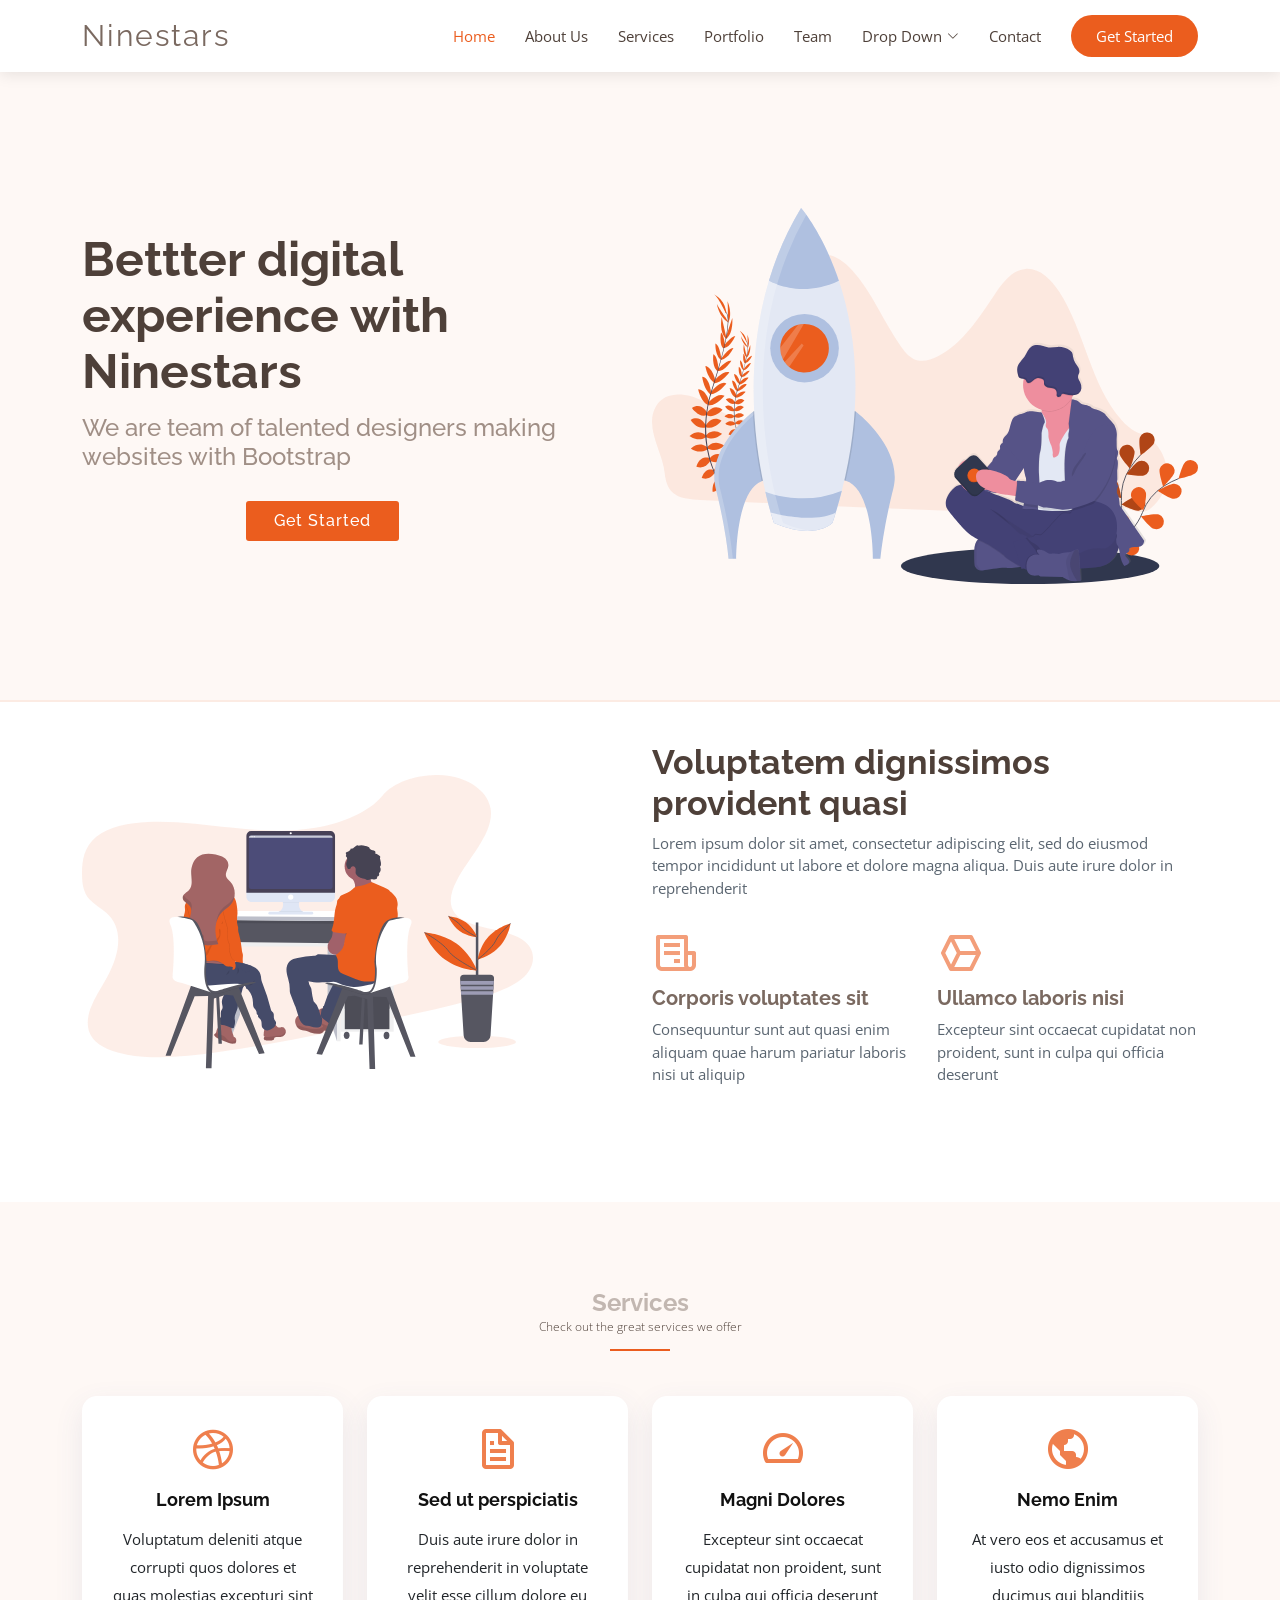
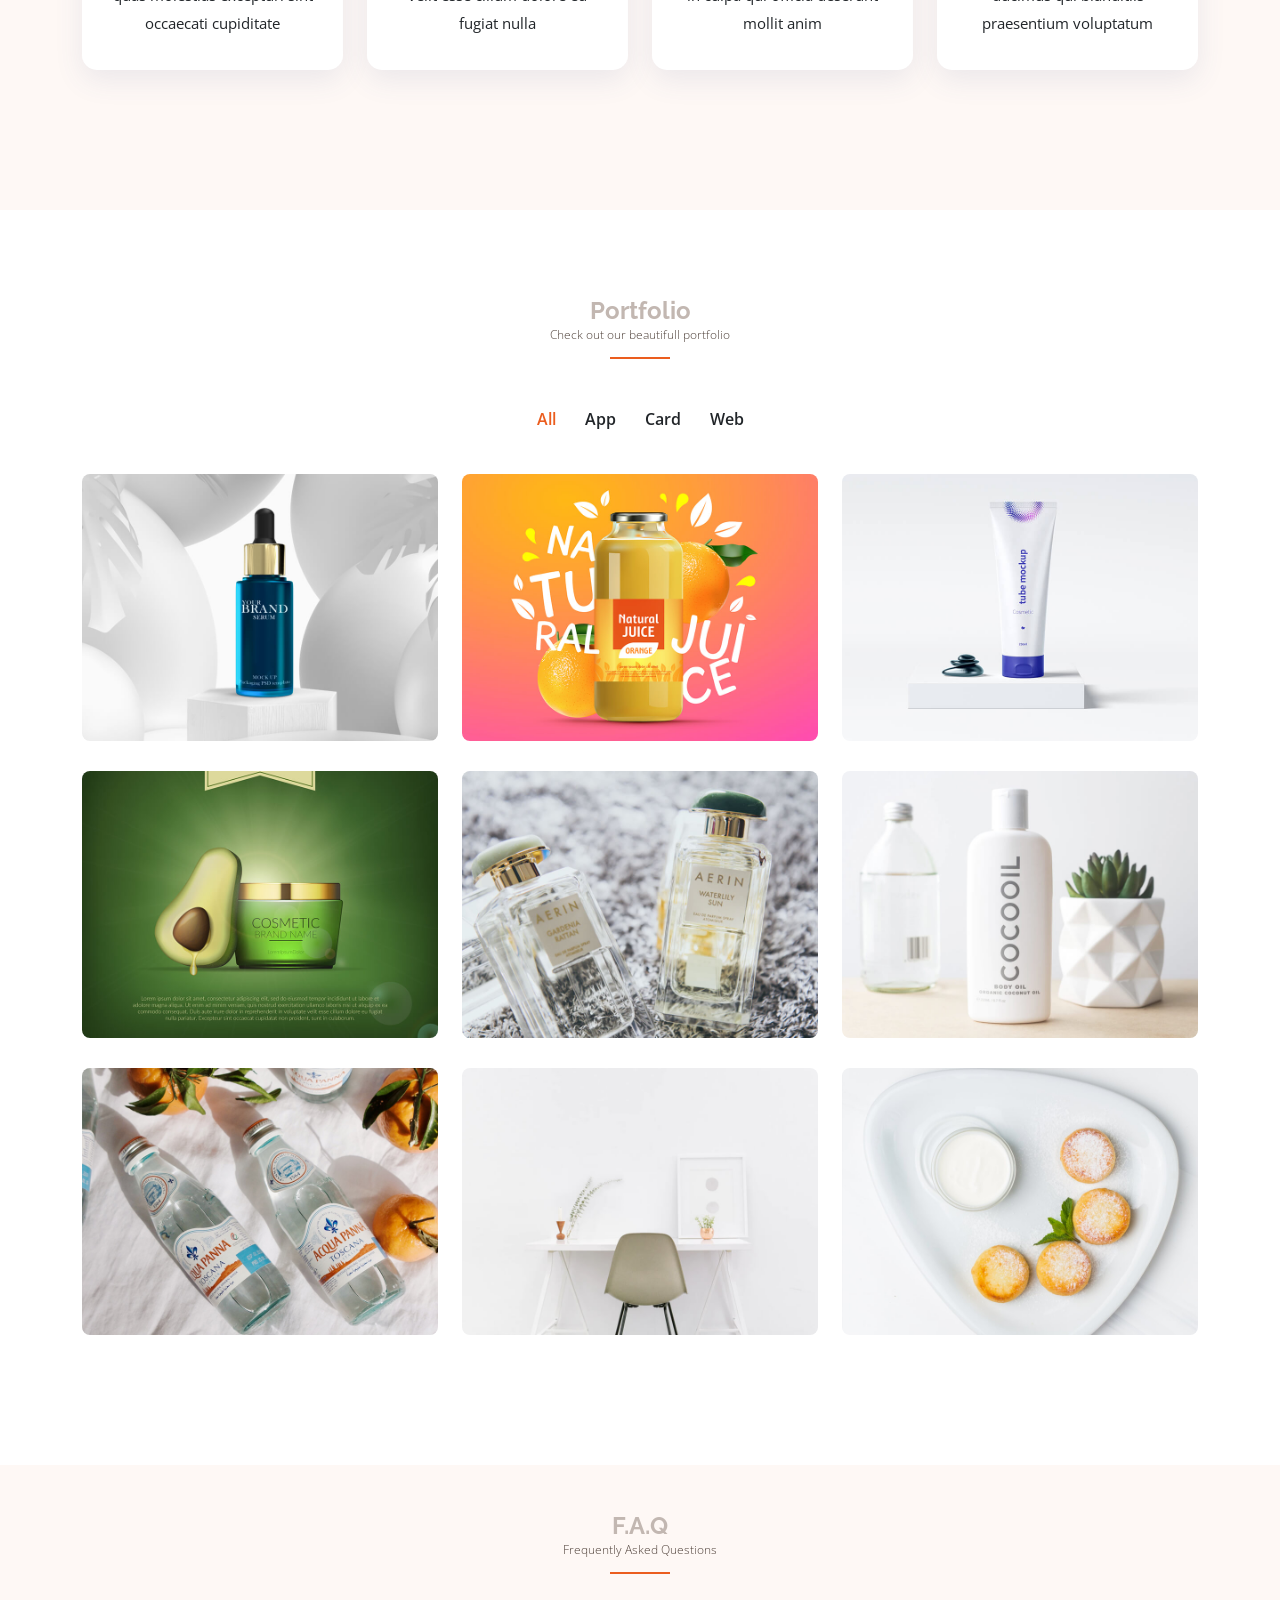
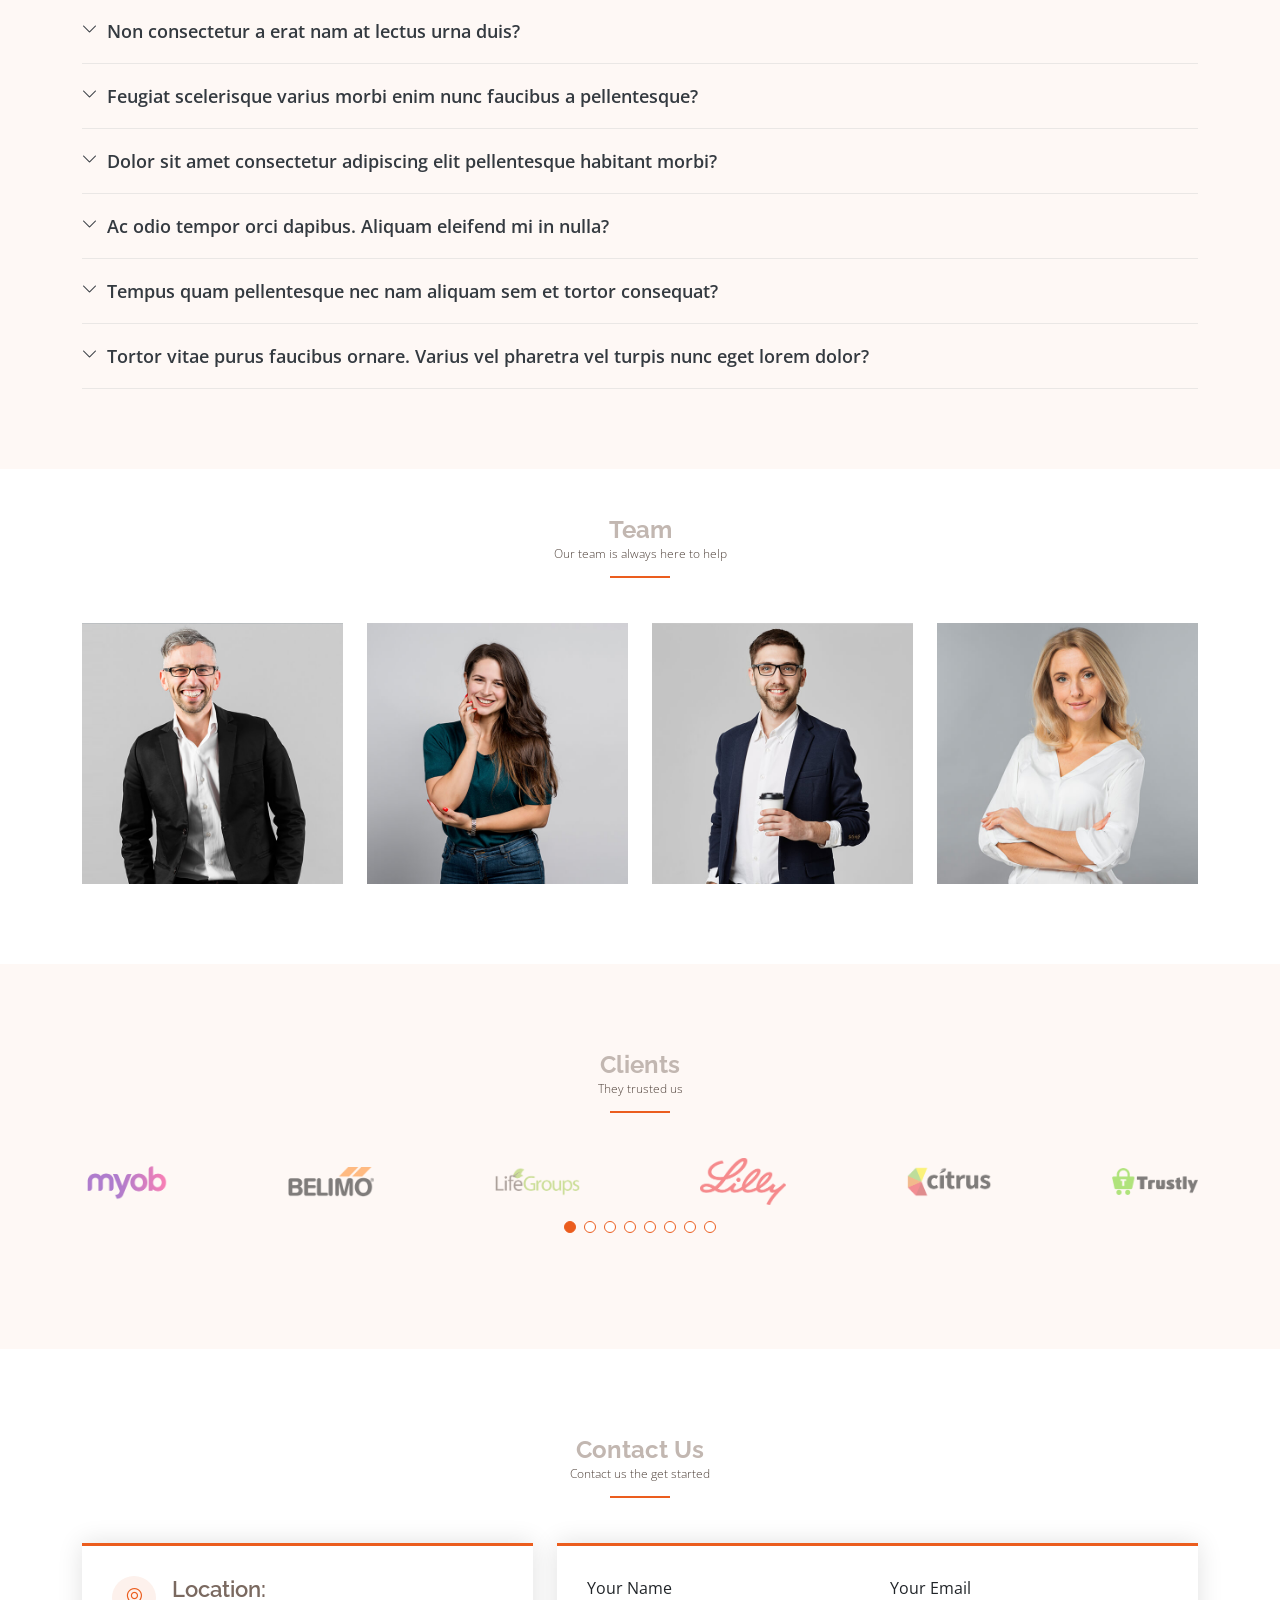
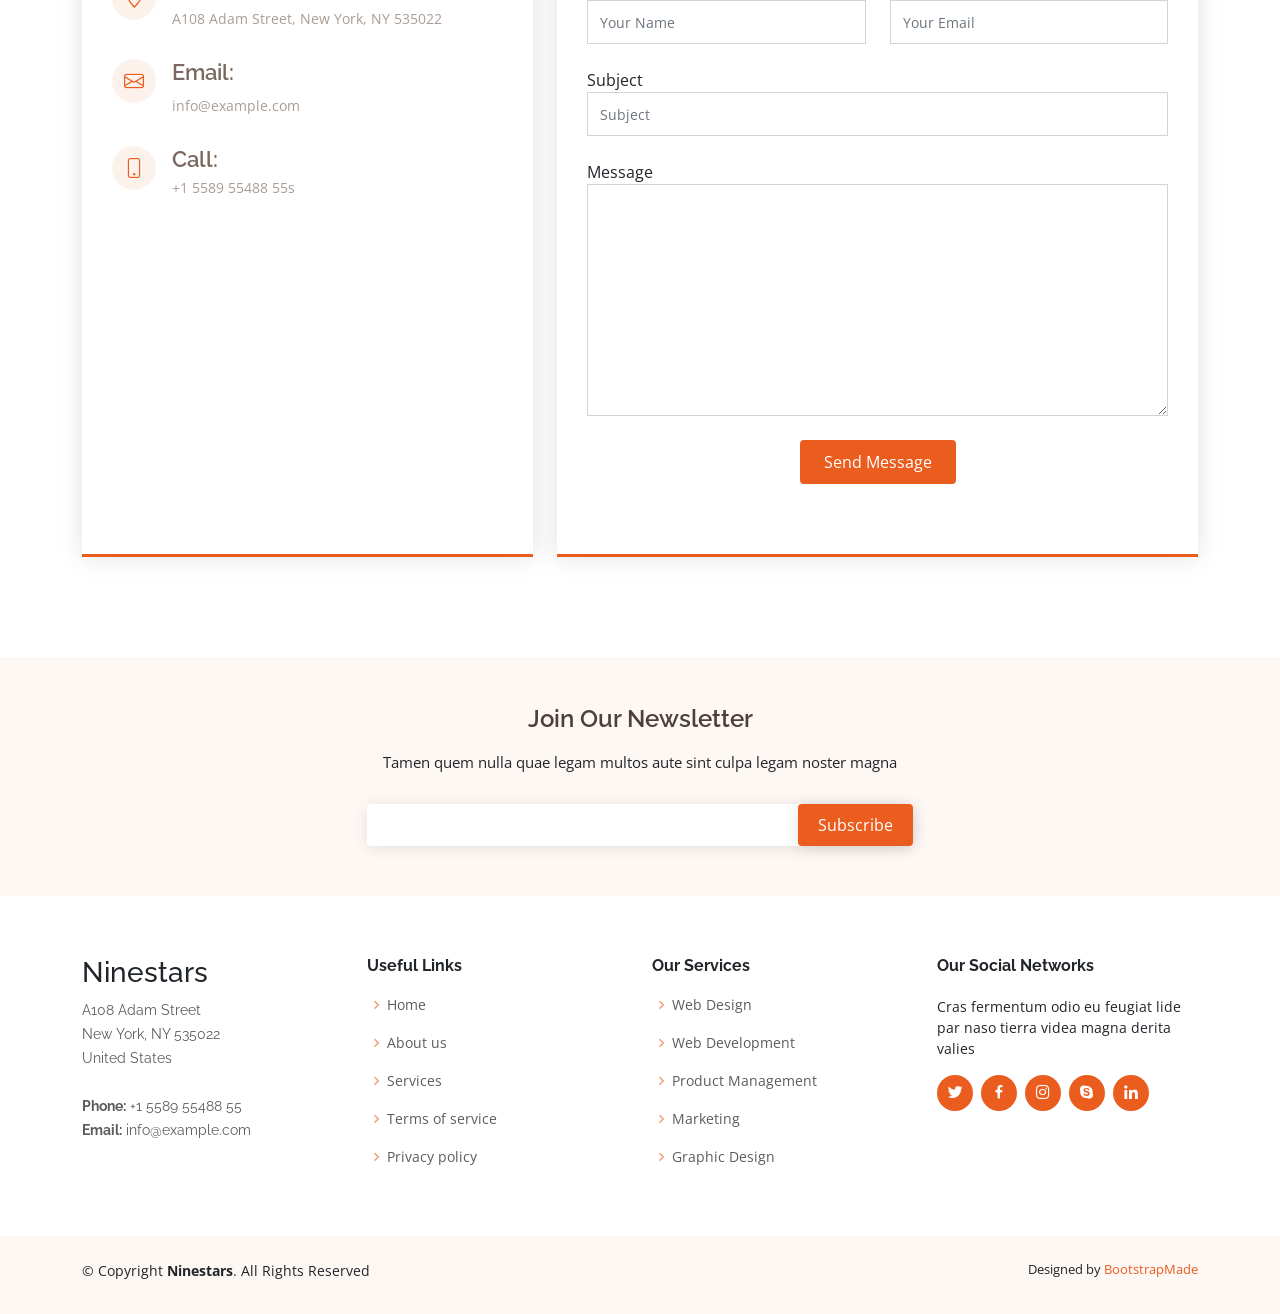
<file: home/index.html>
<!DOCTYPE html>
<html lang="en">

<head>
  <meta charset="utf-8">
  <meta content="width=device-width, initial-scale=1.0" name="viewport">

  <title>Ninestars Bootstrap Template - Index</title>
  <meta content="" name="description">
  <meta content="" name="keywords">

  <!-- Favicons -->
  <link href="assets/img/favicon.png" rel="icon">
  <link href="assets/img/apple-touch-icon.png" rel="apple-touch-icon">

  <!-- Google Fonts -->
  <link href="https://fonts.googleapis.com/css?family=Open+Sans:300,300i,400,400i,600,600i,700,700i|Raleway:300,300i,400,400i,600,600i,700,700i" rel="stylesheet">

  <!-- Vendor CSS Files -->
  <link href="assets/vendor/aos/aos.css" rel="stylesheet">
  <link href="assets/vendor/bootstrap/css/bootstrap.min.css" rel="stylesheet">
  <link href="assets/vendor/bootstrap-icons/bootstrap-icons.css" rel="stylesheet">
  <link href="assets/vendor/boxicons/css/boxicons.min.css" rel="stylesheet">
  <link href="assets/vendor/glightbox/css/glightbox.min.css" rel="stylesheet">
  <link href="assets/vendor/swiper/swiper-bundle.min.css" rel="stylesheet">

  <!-- Template Main CSS File -->
  <link href="assets/css/style.css" rel="stylesheet">

  <!-- =======================================================
  * Template Name: Ninestars - v4.8.0
  * Template URL: https://bootstrapmade.com/ninestars-free-bootstrap-3-theme-for-creative/
  * Author: BootstrapMade.com
  * License: https://bootstrapmade.com/license/
  ======================================================== -->
</head>

<body>

  <!-- ======= Header ======= -->
  <header id="header" class="fixed-top d-flex align-items-center">
    <div class="container d-flex align-items-center justify-content-between">

      <div class="logo">
        <h1 class="text-light"><a href="index.html"><span>Ninestars</span></a></h1>
        <!-- Uncomment below if you prefer to use an image logo -->
        <!-- <a href="index.html"><img src="assets/img/logo.png" alt="" class="img-fluid"></a>-->
      </div>

      <nav id="navbar" class="navbar">
        <ul>
          <li><a class="nav-link scrollto active" href="#hero">Home</a></li>
          <li><a class="nav-link scrollto" href="#about">About Us</a></li>
          <li><a class="nav-link scrollto" href="#services">Services</a></li>
          <li><a class="nav-link scrollto" href="#portfolio">Portfolio</a></li>
          <li><a class="nav-link scrollto" href="#team">Team</a></li>
          <li class="dropdown"><a href="#"><span>Drop Down</span> <i class="bi bi-chevron-down"></i></a>
            <ul>
              <li><a href="#">Drop Down 1</a></li>
              <li class="dropdown"><a href="#"><span>Deep Drop Down</span> <i class="bi bi-chevron-right"></i></a>
                <ul>
                  <li><a href="#">Deep Drop Down 1</a></li>
                  <li><a href="#">Deep Drop Down 2</a></li>
                  <li><a href="#">Deep Drop Down 3</a></li>
                  <li><a href="#">Deep Drop Down 4</a></li>
                  <li><a href="#">Deep Drop Down 5</a></li>
                </ul>
              </li>
              <li><a href="#">Drop Down 2</a></li>
              <li><a href="#">Drop Down 3</a></li>
              <li><a href="#">Drop Down 4</a></li>
            </ul>
          </li>
          <li><a class="nav-link scrollto" href="#contact">Contact</a></li>
          <li><a class="getstarted scrollto" href="#about">Get Started</a></li>
        </ul>
        <i class="bi bi-list mobile-nav-toggle"></i>
      </nav><!-- .navbar -->

    </div>
  </header><!-- End Header -->

  <!-- ======= Hero Section ======= -->
  <section id="hero" class="d-flex align-items-center">

    <div class="container">
      <div class="row gy-4">
        <div class="col-lg-6 order-2 order-lg-1 d-flex flex-column justify-content-center">
          <h1>Bettter digital experience with Ninestars</h1>
          <h2>We are team of talented designers making websites with Bootstrap</h2>
          <div>
            <a href="#about" class="btn-get-started scrollto">Get Started</a>
          </div>
        </div>
        <div class="col-lg-6 order-1 order-lg-2 hero-img">
          <img src="assets/img/hero-img.svg" class="img-fluid animated" alt="">
        </div>
      </div>
    </div>

  </section><!-- End Hero -->

  <main id="main">

    <!-- ======= About Section ======= -->
    <section id="about" class="about">
      <div class="container">

        <div class="row justify-content-between">
          <div class="col-lg-5 d-flex align-items-center justify-content-center about-img">
            <img src="assets/img/about-img.svg" class="img-fluid" alt="" data-aos="zoom-in">
          </div>
          <div class="col-lg-6 pt-5 pt-lg-0">
            <h3 data-aos="fade-up">Voluptatem dignissimos provident quasi</h3>
            <p data-aos="fade-up" data-aos-delay="100">
              Lorem ipsum dolor sit amet, consectetur adipiscing elit, sed do eiusmod tempor incididunt ut labore et dolore magna aliqua. Duis aute irure dolor in reprehenderit
            </p>
            <div class="row">
              <div class="col-md-6" data-aos="fade-up" data-aos-delay="100">
                <i class="bx bx-receipt"></i>
                <h4>Corporis voluptates sit</h4>
                <p>Consequuntur sunt aut quasi enim aliquam quae harum pariatur laboris nisi ut aliquip</p>
              </div>
              <div class="col-md-6" data-aos="fade-up" data-aos-delay="200">
                <i class="bx bx-cube-alt"></i>
                <h4>Ullamco laboris nisi</h4>
                <p>Excepteur sint occaecat cupidatat non proident, sunt in culpa qui officia deserunt</p>
              </div>
            </div>
          </div>
        </div>

      </div>
    </section><!-- End About Section -->

    <!-- ======= Services Section ======= -->
    <section id="services" class="services section-bg">
      <div class="container" data-aos="fade-up">

        <div class="section-title">
          <h2>Services</h2>
          <p>Check out the great services we offer</p>
        </div>

        <div class="row">
          <div class="col-md-6 col-lg-3 d-flex align-items-stretch" data-aos="zoom-in" data-aos-delay="100">
            <div class="icon-box">
              <div class="icon"><i class="bx bxl-dribbble"></i></div>
              <h4 class="title"><a href="">Lorem Ipsum</a></h4>
              <p class="description">Voluptatum deleniti atque corrupti quos dolores et quas molestias excepturi sint occaecati cupiditate</p>
            </div>
          </div>

          <div class="col-md-6 col-lg-3 d-flex align-items-stretch" data-aos="zoom-in" data-aos-delay="200">
            <div class="icon-box">
              <div class="icon"><i class="bx bx-file"></i></div>
              <h4 class="title"><a href="">Sed ut perspiciatis</a></h4>
              <p class="description">Duis aute irure dolor in reprehenderit in voluptate velit esse cillum dolore eu fugiat nulla</p>
            </div>
          </div>

          <div class="col-md-6 col-lg-3 d-flex align-items-stretch" data-aos="zoom-in" data-aos-delay="300">
            <div class="icon-box">
              <div class="icon"><i class="bx bx-tachometer"></i></div>
              <h4 class="title"><a href="">Magni Dolores</a></h4>
              <p class="description">Excepteur sint occaecat cupidatat non proident, sunt in culpa qui officia deserunt mollit anim</p>
            </div>
          </div>

          <div class="col-md-6 col-lg-3 d-flex align-items-stretch" data-aos="zoom-in" data-aos-delay="400">
            <div class="icon-box">
              <div class="icon"><i class="bx bx-world"></i></div>
              <h4 class="title"><a href="">Nemo Enim</a></h4>
              <p class="description">At vero eos et accusamus et iusto odio dignissimos ducimus qui blanditiis praesentium voluptatum</p>
            </div>
          </div>

        </div>

      </div>
    </section><!-- End Services Section -->

    <!-- ======= Portfolio Section ======= -->
    <section id="portfolio" class="portfolio">
      <div class="container" data-aos="fade-up">

        <div class="section-title">
          <h2>Portfolio</h2>
          <p>Check out our beautifull portfolio</p>
        </div>

        <div class="row" data-aos="fade-up" data-aos-delay="100">
          <div class="col-lg-12">
            <ul id="portfolio-flters">
              <li data-filter="*" class="filter-active">All</li>
              <li data-filter=".filter-app">App</li>
              <li data-filter=".filter-card">Card</li>
              <li data-filter=".filter-web">Web</li>
            </ul>
          </div>
        </div>

        <div class="row portfolio-container" data-aos="fade-up" data-aos-delay="200">

          <div class="col-lg-4 col-md-6 portfolio-item filter-app">
            <div class="portfolio-wrap">
              <img src="assets/img/portfolio/portfolio-1.jpg" class="img-fluid" alt="">
              <div class="portfolio-links">
                <a href="assets/img/portfolio/portfolio-1.jpg" data-gallery="portfolioGallery" class="portfolio-lightbox" title="App 1"><i class="bi bi-plus"></i></a>
                <a href="portfolio-details.html" title="More Details"><i class="bi bi-link"></i></a>
              </div>
              <div class="portfolio-info">
                <h4>App 1</h4>
                <p>App</p>
              </div>
            </div>
          </div>

          <div class="col-lg-4 col-md-6 portfolio-item filter-web">
            <div class="portfolio-wrap">
              <img src="assets/img/portfolio/portfolio-2.jpg" class="img-fluid" alt="">
              <div class="portfolio-links">
                <a href="assets/img/portfolio/portfolio-2.jpg" data-gallery="portfolioGallery" class="portfolio-lightbox" title="Web 3"><i class="bi bi-plus"></i></a>
                <a href="portfolio-details.html" title="More Details"><i class="bi bi-link"></i></a>
              </div>
              <div class="portfolio-info">
                <h4>Web 3</h4>
                <p>Web</p>
              </div>
            </div>
          </div>

          <div class="col-lg-4 col-md-6 portfolio-item filter-app">
            <div class="portfolio-wrap">
              <img src="assets/img/portfolio/portfolio-3.jpg" class="img-fluid" alt="">
              <div class="portfolio-links">
                <a href="assets/img/portfolio/portfolio-3.jpg" data-gallery="portfolioGallery" class="portfolio-lightbox" title="App 2"><i class="bi bi-plus"></i></a>
                <a href="portfolio-details.html" title="More Details"><i class="bi bi-link"></i></a>
              </div>
              <div class="portfolio-info">
                <h4>App 2</h4>
                <p>App</p>
              </div>
            </div>
          </div>

          <div class="col-lg-4 col-md-6 portfolio-item filter-card">
            <div class="portfolio-wrap">
              <img src="assets/img/portfolio/portfolio-4.jpg" class="img-fluid" alt="">
              <div class="portfolio-links">
                <a href="assets/img/portfolio/portfolio-4.jpg" data-gallery="portfolioGallery" class="portfolio-lightbox" title="Card 2"><i class="bi bi-plus"></i></a>
                <a href="portfolio-details.html" title="More Details"><i class="bi bi-link"></i></a>
              </div>
              <div class="portfolio-info">
                <h4>Card 2</h4>
                <p>Card</p>
              </div>
            </div>
          </div>

          <div class="col-lg-4 col-md-6 portfolio-item filter-web">
            <div class="portfolio-wrap">
              <img src="assets/img/portfolio/portfolio-5.jpg" class="img-fluid" alt="">
              <div class="portfolio-links">
                <a href="assets/img/portfolio/portfolio-5.jpg" data-gallery="portfolioGallery" class="portfolio-lightbox" title="Web 2"><i class="bi bi-plus"></i></a>
                <a href="portfolio-details.html" title="More Details"><i class="bi bi-link"></i></a>
              </div>
              <div class="portfolio-info">
                <h4>Web 2</h4>
                <p>Web</p>
              </div>
            </div>
          </div>

          <div class="col-lg-4 col-md-6 portfolio-item filter-app">
            <div class="portfolio-wrap">
              <img src="assets/img/portfolio/portfolio-6.jpg" class="img-fluid" alt="">
              <div class="portfolio-links">
                <a href="assets/img/portfolio/portfolio-6.jpg" data-gallery="portfolioGallery" class="portfolio-lightbox" title="App 3"><i class="bi bi-plus"></i></a>
                <a href="portfolio-details.html" title="More Details"><i class="bi bi-link"></i></a>
              </div>
              <div class="portfolio-info">
                <h4>App 3</h4>
                <p>App</p>
              </div>
            </div>
          </div>

          <div class="col-lg-4 col-md-6 portfolio-item filter-card">
            <div class="portfolio-wrap">
              <img src="assets/img/portfolio/portfolio-7.jpg" class="img-fluid" alt="">
              <div class="portfolio-links">
                <a href="assets/img/portfolio/portfolio-7.jpg" data-gallery="portfolioGallery" class="portfolio-lightbox" title="Card 1"><i class="bi bi-plus"></i></a>
                <a href="portfolio-details.html" title="More Details"><i class="bi bi-link"></i></a>
              </div>
              <div class="portfolio-info">
                <h4>Card 1</h4>
                <p>Card</p>
              </div>
            </div>
          </div>

          <div class="col-lg-4 col-md-6 portfolio-item filter-card">
            <div class="portfolio-wrap">
              <img src="assets/img/portfolio/portfolio-8.jpg" class="img-fluid" alt="">
              <div class="portfolio-links">
                <a href="assets/img/portfolio/portfolio-8.jpg" data-gallery="portfolioGallery" class="portfolio-lightbox" title="Card 3"><i class="bi bi-plus"></i></a>
                <a href="portfolio-details.html" title="More Details"><i class="bi bi-link"></i></a>
              </div>
              <div class="portfolio-info">
                <h4>Card 3</h4>
                <p>Card</p>
              </div>
            </div>
          </div>

          <div class="col-lg-4 col-md-6 portfolio-item filter-web">
            <div class="portfolio-wrap">
              <img src="assets/img/portfolio/portfolio-9.jpg" class="img-fluid" alt="">
              <div class="portfolio-links">
                <a href="assets/img/portfolio/portfolio-9.jpg" data-gallery="portfolioGallery" class="portfolio-lightbox" title="Web 3"><i class="bi bi-plus"></i></a>
                <a href="portfolio-details.html" title="More Details"><i class="bi bi-link"></i></a>
              </div>
              <div class="portfolio-info">
                <h4>Web 3</h4>
                <p>Web</p>
              </div>
            </div>
          </div>

        </div>

      </div>
    </section><!-- End Portfolio Section -->

    <!-- ======= F.A.Q Section ======= -->
    <section id="faq" class="faq section-bg">
      <div class="container" data-aos="fade-up">

        <div class="section-title">
          <h2>F.A.Q</h2>
          <p>Frequently Asked Questions</p>
        </div>

        <ul class="faq-list" data-aos="fade-up" data-aos-delay="100">

          <li>
            <div data-bs-toggle="collapse" class="collapsed question" href="#faq1">Non consectetur a erat nam at lectus urna duis? <i class="bi bi-chevron-down icon-show"></i><i class="bi bi-chevron-up icon-close"></i></div>
            <div id="faq1" class="collapse" data-bs-parent=".faq-list">
              <p>
                Feugiat pretium nibh ipsum consequat. Tempus iaculis urna id volutpat lacus laoreet non curabitur gravida. Venenatis lectus magna fringilla urna porttitor rhoncus dolor purus non.
              </p>
            </div>
          </li>

          <li>
            <div data-bs-toggle="collapse" href="#faq2" class="collapsed question">Feugiat scelerisque varius morbi enim nunc faucibus a pellentesque? <i class="bi bi-chevron-down icon-show"></i><i class="bi bi-chevron-up icon-close"></i></div>
            <div id="faq2" class="collapse" data-bs-parent=".faq-list">
              <p>
                Dolor sit amet consectetur adipiscing elit pellentesque habitant morbi. Id interdum velit laoreet id donec ultrices. Fringilla phasellus faucibus scelerisque eleifend donec pretium. Est pellentesque elit ullamcorper dignissim. Mauris ultrices eros in cursus turpis massa tincidunt dui.
              </p>
            </div>
          </li>

          <li>
            <div data-bs-toggle="collapse" href="#faq3" class="collapsed question">Dolor sit amet consectetur adipiscing elit pellentesque habitant morbi? <i class="bi bi-chevron-down icon-show"></i><i class="bi bi-chevron-up icon-close"></i></div>
            <div id="faq3" class="collapse" data-bs-parent=".faq-list">
              <p>
                Eleifend mi in nulla posuere sollicitudin aliquam ultrices sagittis orci. Faucibus pulvinar elementum integer enim. Sem nulla pharetra diam sit amet nisl suscipit. Rutrum tellus pellentesque eu tincidunt. Lectus urna duis convallis convallis tellus. Urna molestie at elementum eu facilisis sed odio morbi quis
              </p>
            </div>
          </li>

          <li>
            <div data-bs-toggle="collapse" href="#faq4" class="collapsed question">Ac odio tempor orci dapibus. Aliquam eleifend mi in nulla? <i class="bi bi-chevron-down icon-show"></i><i class="bi bi-chevron-up icon-close"></i></div>
            <div id="faq4" class="collapse" data-bs-parent=".faq-list">
              <p>
                Dolor sit amet consectetur adipiscing elit pellentesque habitant morbi. Id interdum velit laoreet id donec ultrices. Fringilla phasellus faucibus scelerisque eleifend donec pretium. Est pellentesque elit ullamcorper dignissim. Mauris ultrices eros in cursus turpis massa tincidunt dui.
              </p>
            </div>
          </li>

          <li>
            <div data-bs-toggle="collapse" href="#faq5" class="collapsed question">Tempus quam pellentesque nec nam aliquam sem et tortor consequat? <i class="bi bi-chevron-down icon-show"></i><i class="bi bi-chevron-up icon-close"></i></div>
            <div id="faq5" class="collapse" data-bs-parent=".faq-list">
              <p>
                Molestie a iaculis at erat pellentesque adipiscing commodo. Dignissim suspendisse in est ante in. Nunc vel risus commodo viverra maecenas accumsan. Sit amet nisl suscipit adipiscing bibendum est. Purus gravida quis blandit turpis cursus in
              </p>
            </div>
          </li>

          <li>
            <div data-bs-toggle="collapse" href="#faq6" class="collapsed question">Tortor vitae purus faucibus ornare. Varius vel pharetra vel turpis nunc eget lorem dolor? <i class="bi bi-chevron-down icon-show"></i><i class="bi bi-chevron-up icon-close"></i></div>
            <div id="faq6" class="collapse" data-bs-parent=".faq-list">
              <p>
                Laoreet sit amet cursus sit amet dictum sit amet justo. Mauris vitae ultricies leo integer malesuada nunc vel. Tincidunt eget nullam non nisi est sit amet. Turpis nunc eget lorem dolor sed. Ut venenatis tellus in metus vulputate eu scelerisque. Pellentesque diam volutpat commodo sed egestas egestas fringilla phasellus faucibus. Nibh tellus molestie nunc non blandit massa enim nec.
              </p>
            </div>
          </li>

        </ul>

      </div>
    </section><!-- End F.A.Q Section -->

    <!-- ======= Team Section ======= -->
    <section id="team" class="team">
      <div class="container">

        <div class="section-title" data-aos="fade-up">
          <h2>Team</h2>
          <p>Our team is always here to help</p>
        </div>

        <div class="row">

          <div class="col-xl-3 col-lg-4 col-md-6" data-aos="zoom-in" data-aos-delay="100">
            <div class="member">
              <img src="assets/img/team/team-1.jpg" class="img-fluid" alt="">
              <div class="member-info">
                <div class="member-info-content">
                  <h4>Walter White</h4>
                  <span>Chief Executive Officer</span>
                </div>
                <div class="social">
                  <a href=""><i class="bi bi-twitter"></i></a>
                  <a href=""><i class="bi bi-facebook"></i></a>
                  <a href=""><i class="bi bi-instagram"></i></a>
                  <a href=""><i class="bi bi-linkedin"></i></a>
                </div>
              </div>
            </div>
          </div>

          <div class="col-xl-3 col-lg-4 col-md-6" data-aos="zoom-in" data-aos-delay="200">
            <div class="member">
              <img src="assets/img/team/team-2.jpg" class="img-fluid" alt="">
              <div class="member-info">
                <div class="member-info-content">
                  <h4>Sarah Jhonson</h4>
                  <span>Product Manager</span>
                </div>
                <div class="social">
                  <a href=""><i class="bi bi-twitter"></i></a>
                  <a href=""><i class="bi bi-facebook"></i></a>
                  <a href=""><i class="bi bi-instagram"></i></a>
                  <a href=""><i class="bi bi-linkedin"></i></a>
                </div>
              </div>
            </div>
          </div>

          <div class="col-xl-3 col-lg-4 col-md-6" data-aos="zoom-in" data-aos-delay="300">
            <div class="member">
              <img src="assets/img/team/team-3.jpg" class="img-fluid" alt="">
              <div class="member-info">
                <div class="member-info-content">
                  <h4>William Anderson</h4>
                  <span>CTO</span>
                </div>
                <div class="social">
                  <a href=""><i class="bi bi-twitter"></i></a>
                  <a href=""><i class="bi bi-facebook"></i></a>
                  <a href=""><i class="bi bi-instagram"></i></a>
                  <a href=""><i class="bi bi-linkedin"></i></a>
                </div>
              </div>
            </div>
          </div>

          <div class="col-xl-3 col-lg-4 col-md-6" data-aos="zoom-in" data-aos-delay="400">
            <div class="member">
              <img src="assets/img/team/team-4.jpg" class="img-fluid" alt="">
              <div class="member-info">
                <div class="member-info-content">
                  <h4>Amanda Jepson</h4>
                  <span>Accountant</span>
                </div>
                <div class="social">
                  <a href=""><i class="bi bi-twitter"></i></a>
                  <a href=""><i class="bi bi-facebook"></i></a>
                  <a href=""><i class="bi bi-instagram"></i></a>
                  <a href=""><i class="bi bi-linkedin"></i></a>
                </div>
              </div>
            </div>
          </div>

        </div>

      </div>
    </section><!-- End Team Section -->

    <!-- ======= Clients Section ======= -->
    <section id="clients" class="clients section-bg">
      <div class="container" data-aos="fade-up">

        <div class="section-title">
          <h2>Clients</h2>
          <p>They trusted us</p>
        </div>

        <div class="clients-slider swiper" data-aos="fade-up" data-aos-delay="100">
          <div class="swiper-wrapper align-items-center">
            <div class="swiper-slide"><img src="assets/img/clients/client-1.png" class="img-fluid" alt=""></div>
            <div class="swiper-slide"><img src="assets/img/clients/client-2.png" class="img-fluid" alt=""></div>
            <div class="swiper-slide"><img src="assets/img/clients/client-3.png" class="img-fluid" alt=""></div>
            <div class="swiper-slide"><img src="assets/img/clients/client-4.png" class="img-fluid" alt=""></div>
            <div class="swiper-slide"><img src="assets/img/clients/client-5.png" class="img-fluid" alt=""></div>
            <div class="swiper-slide"><img src="assets/img/clients/client-6.png" class="img-fluid" alt=""></div>
            <div class="swiper-slide"><img src="assets/img/clients/client-7.png" class="img-fluid" alt=""></div>
            <div class="swiper-slide"><img src="assets/img/clients/client-8.png" class="img-fluid" alt=""></div>
          </div>
          <div class="swiper-pagination"></div>
        </div>

      </div>
    </section><!-- End Clients Section -->

    <!-- ======= Contact Us Section ======= -->
    <section id="contact" class="contact">
      <div class="container" data-aos="fade-up">

        <div class="section-title">
          <h2>Contact Us</h2>
          <p>Contact us the get started</p>
        </div>

        <div class="row">

          <div class="col-lg-5 d-flex align-items-stretch" data-aos="fade-up" data-aos-delay="100">
            <div class="info">
              <div class="address">
                <i class="bi bi-geo-alt"></i>
                <h4>Location:</h4>
                <p>A108 Adam Street, New York, NY 535022</p>
              </div>

              <div class="email">
                <i class="bi bi-envelope"></i>
                <h4>Email:</h4>
                <p>info@example.com</p>
              </div>

              <div class="phone">
                <i class="bi bi-phone"></i>
                <h4>Call:</h4>
                <p>+1 5589 55488 55s</p>
              </div>

              <iframe src="https://www.google.com/maps/embed?pb=!1m14!1m8!1m3!1d12097.433213460943!2d-74.0062269!3d40.7101282!3m2!1i1024!2i768!4f13.1!3m3!1m2!1s0x0%3A0xb89d1fe6bc499443!2sDowntown+Conference+Center!5e0!3m2!1smk!2sbg!4v1539943755621" frameborder="0" style="border:0; width: 100%; height: 290px;" allowfullscreen></iframe>
            </div>

          </div>

          <div class="col-lg-7 mt-5 mt-lg-0 d-flex align-items-stretch" data-aos="fade-up" data-aos-delay="200">
            <form action="forms/contact.php" method="post" role="form" class="php-email-form">
              <div class="row">
                <div class="form-group col-md-6">
                  <label for="name">Your Name</label>
                  <input type="text" name="name" class="form-control" id="name" placeholder="Your Name" required>
                </div>
                <div class="form-group col-md-6 mt-3 mt-md-0">
                  <label for="name">Your Email</label>
                  <input type="email" class="form-control" name="email" id="email" placeholder="Your Email" required>
                </div>
              </div>
              <div class="form-group mt-3">
                <label for="name">Subject</label>
                <input type="text" class="form-control" name="subject" id="subject" placeholder="Subject" required>
              </div>
              <div class="form-group mt-3">
                <label for="name">Message</label>
                <textarea class="form-control" name="message" rows="10" required></textarea>
              </div>
              <div class="my-3">
                <div class="loading">Loading</div>
                <div class="error-message"></div>
                <div class="sent-message">Your message has been sent. Thank you!</div>
              </div>
              <div class="text-center"><button type="submit">Send Message</button></div>
            </form>
          </div>

        </div>

      </div>
    </section><!-- End Contact Us Section -->

  </main><!-- End #main -->

  <!-- ======= Footer ======= -->
  <footer id="footer">

    <div class="footer-newsletter">
      <div class="container">
        <div class="row justify-content-center">
          <div class="col-lg-6">
            <h4>Join Our Newsletter</h4>
            <p>Tamen quem nulla quae legam multos aute sint culpa legam noster magna</p>
            <form action="" method="post">
              <input type="email" name="email"><input type="submit" value="Subscribe">
            </form>
          </div>
        </div>
      </div>
    </div>

    <div class="footer-top">
      <div class="container">
        <div class="row">

          <div class="col-lg-3 col-md-6 footer-contact">
            <h3>Ninestars</h3>
            <p>
              A108 Adam Street <br>
              New York, NY 535022<br>
              United States <br><br>
              <strong>Phone:</strong> +1 5589 55488 55<br>
              <strong>Email:</strong> info@example.com<br>
            </p>
          </div>

          <div class="col-lg-3 col-md-6 footer-links">
            <h4>Useful Links</h4>
            <ul>
              <li><i class="bx bx-chevron-right"></i> <a href="#">Home</a></li>
              <li><i class="bx bx-chevron-right"></i> <a href="#">About us</a></li>
              <li><i class="bx bx-chevron-right"></i> <a href="#">Services</a></li>
              <li><i class="bx bx-chevron-right"></i> <a href="#">Terms of service</a></li>
              <li><i class="bx bx-chevron-right"></i> <a href="#">Privacy policy</a></li>
            </ul>
          </div>

          <div class="col-lg-3 col-md-6 footer-links">
            <h4>Our Services</h4>
            <ul>
              <li><i class="bx bx-chevron-right"></i> <a href="#">Web Design</a></li>
              <li><i class="bx bx-chevron-right"></i> <a href="#">Web Development</a></li>
              <li><i class="bx bx-chevron-right"></i> <a href="#">Product Management</a></li>
              <li><i class="bx bx-chevron-right"></i> <a href="#">Marketing</a></li>
              <li><i class="bx bx-chevron-right"></i> <a href="#">Graphic Design</a></li>
            </ul>
          </div>

          <div class="col-lg-3 col-md-6 footer-links">
            <h4>Our Social Networks</h4>
            <p>Cras fermentum odio eu feugiat lide par naso tierra videa magna derita valies</p>
            <div class="social-links mt-3">
              <a href="#" class="twitter"><i class="bx bxl-twitter"></i></a>
              <a href="#" class="facebook"><i class="bx bxl-facebook"></i></a>
              <a href="#" class="instagram"><i class="bx bxl-instagram"></i></a>
              <a href="#" class="google-plus"><i class="bx bxl-skype"></i></a>
              <a href="#" class="linkedin"><i class="bx bxl-linkedin"></i></a>
            </div>
          </div>

        </div>
      </div>
    </div>

    <div class="container py-4">
      <div class="copyright">
        &copy; Copyright <strong><span>Ninestars</span></strong>. All Rights Reserved
      </div>
      <div class="credits">
        <!-- All the links in the footer should remain intact. -->
        <!-- You can delete the links only if you purchased the pro version. -->
        <!-- Licensing information: https://bootstrapmade.com/license/ -->
        <!-- Purchase the pro version with working PHP/AJAX contact form: https://bootstrapmade.com/ninestars-free-bootstrap-3-theme-for-creative/ -->
        Designed by <a href="https://bootstrapmade.com/">BootstrapMade</a>
      </div>
    </div>
  </footer><!-- End Footer -->

  <a href="#" class="back-to-top d-flex align-items-center justify-content-center"><i class="bi bi-arrow-up-short"></i></a>

  <!-- Vendor JS Files -->
  <script src="assets/vendor/aos/aos.js"></script>
  <script src="assets/vendor/bootstrap/js/bootstrap.bundle.min.js"></script>
  <script src="assets/vendor/glightbox/js/glightbox.min.js"></script>
  <script src="assets/vendor/isotope-layout/isotope.pkgd.min.js"></script>
  <script src="assets/vendor/swiper/swiper-bundle.min.js"></script>
  <script src="assets/vendor/php-email-form/validate.js"></script>

  <!-- Template Main JS File -->
  <script src="assets/js/main.js"></script>

</body>

</html>
</file>
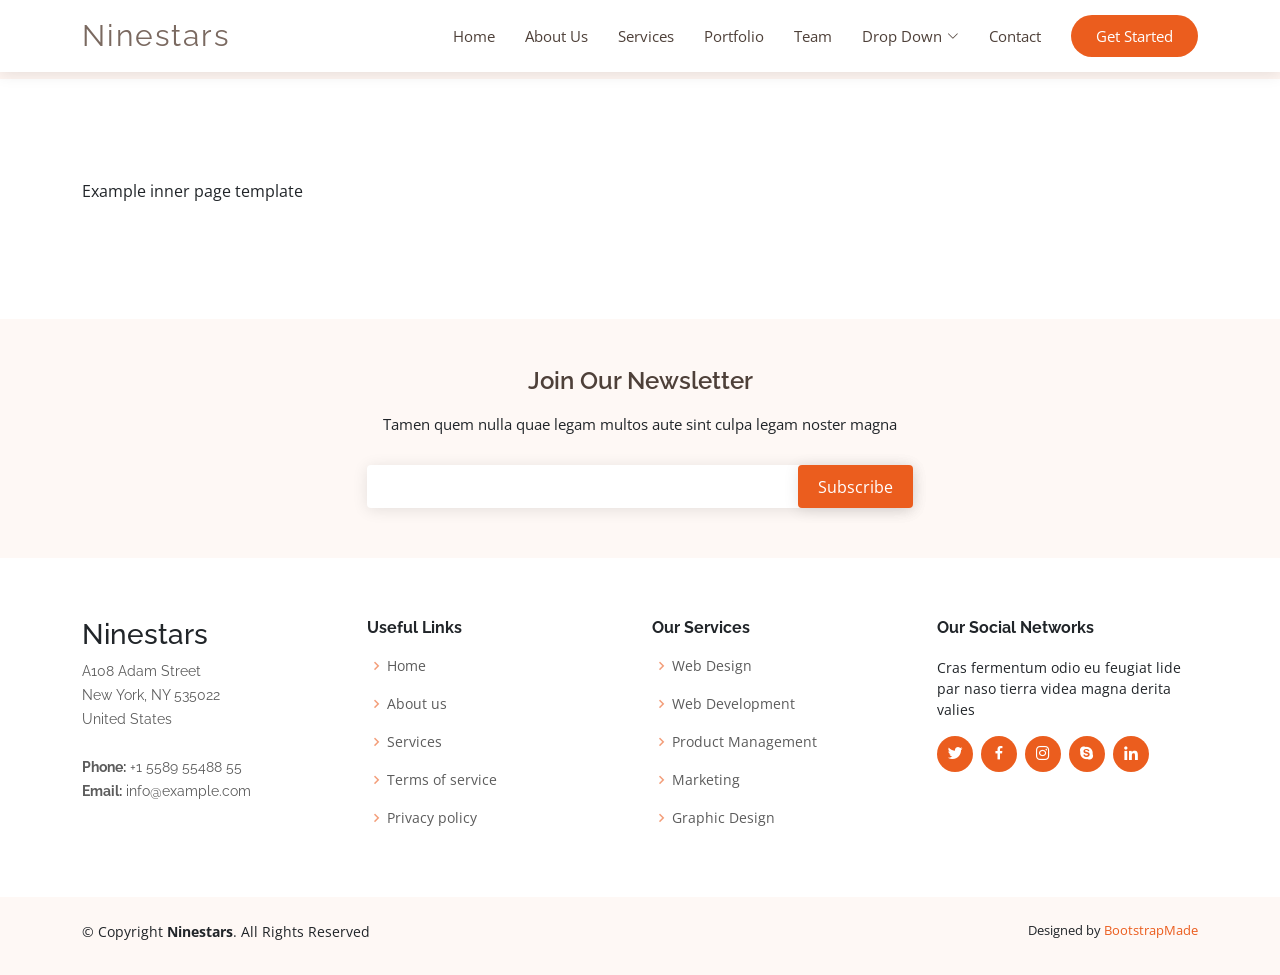
<file: home/inner-page.html>
<!DOCTYPE html>
<html lang="en">

<head>
  <meta charset="utf-8">
  <meta content="width=device-width, initial-scale=1.0" name="viewport">

  <title>Inner Page - Ninestars Bootstrap Template</title>
  <meta content="" name="description">
  <meta content="" name="keywords">

  <!-- Favicons -->
  <link href="assets/img/favicon.png" rel="icon">
  <link href="assets/img/apple-touch-icon.png" rel="apple-touch-icon">

  <!-- Google Fonts -->
  <link href="https://fonts.googleapis.com/css?family=Open+Sans:300,300i,400,400i,600,600i,700,700i|Raleway:300,300i,400,400i,600,600i,700,700i" rel="stylesheet">

  <!-- Vendor CSS Files -->
  <link href="assets/vendor/aos/aos.css" rel="stylesheet">
  <link href="assets/vendor/bootstrap/css/bootstrap.min.css" rel="stylesheet">
  <link href="assets/vendor/bootstrap-icons/bootstrap-icons.css" rel="stylesheet">
  <link href="assets/vendor/boxicons/css/boxicons.min.css" rel="stylesheet">
  <link href="assets/vendor/glightbox/css/glightbox.min.css" rel="stylesheet">
  <link href="assets/vendor/swiper/swiper-bundle.min.css" rel="stylesheet">

  <!-- Template Main CSS File -->
  <link href="assets/css/style.css" rel="stylesheet">

  <!-- =======================================================
  * Template Name: Ninestars - v4.8.0
  * Template URL: https://bootstrapmade.com/ninestars-free-bootstrap-3-theme-for-creative/
  * Author: BootstrapMade.com
  * License: https://bootstrapmade.com/license/
  ======================================================== -->
</head>

<body>

  <!-- ======= Header ======= -->
  <header id="header" class="fixed-top d-flex align-items-center">
    <div class="container d-flex align-items-center justify-content-between">

      <div class="logo">
        <h1 class="text-light"><a href="index.html"><span>Ninestars</span></a></h1>
        <!-- Uncomment below if you prefer to use an image logo -->
        <!-- <a href="index.html"><img src="assets/img/logo.png" alt="" class="img-fluid"></a>-->
      </div>

      <nav id="navbar" class="navbar">
        <ul>
          <li><a class="nav-link scrollto " href="#hero">Home</a></li>
          <li><a class="nav-link scrollto" href="#about">About Us</a></li>
          <li><a class="nav-link scrollto" href="#services">Services</a></li>
          <li><a class="nav-link scrollto" href="#portfolio">Portfolio</a></li>
          <li><a class="nav-link scrollto" href="#team">Team</a></li>
          <li class="dropdown"><a href="#"><span>Drop Down</span> <i class="bi bi-chevron-down"></i></a>
            <ul>
              <li><a href="#">Drop Down 1</a></li>
              <li class="dropdown"><a href="#"><span>Deep Drop Down</span> <i class="bi bi-chevron-right"></i></a>
                <ul>
                  <li><a href="#">Deep Drop Down 1</a></li>
                  <li><a href="#">Deep Drop Down 2</a></li>
                  <li><a href="#">Deep Drop Down 3</a></li>
                  <li><a href="#">Deep Drop Down 4</a></li>
                  <li><a href="#">Deep Drop Down 5</a></li>
                </ul>
              </li>
              <li><a href="#">Drop Down 2</a></li>
              <li><a href="#">Drop Down 3</a></li>
              <li><a href="#">Drop Down 4</a></li>
            </ul>
          </li>
          <li><a class="nav-link scrollto" href="#contact">Contact</a></li>
          <li><a class="getstarted scrollto" href="#about">Get Started</a></li>
        </ul>
        <i class="bi bi-list mobile-nav-toggle"></i>
      </nav><!-- .navbar -->

    </div>
  </header><!-- End Header -->

  <main id="main">

    <!-- ======= Breadcrumbs Section ======= -->
    <section class="breadcrumbs">
      <div class="container">

        <div class="d-flex justify-content-between align-items-center">
          <h2>Inner Page</h2>
          <ol>
            <li><a href="index.html">Home</a></li>
            <li>Inner Page</li>
          </ol>
        </div>

      </div>
    </section><!-- End Breadcrumbs Section -->

    <section class="inner-page">
      <div class="container">
        <p>
          Example inner page template
        </p>
      </div>
    </section>

  </main><!-- End #main -->

  <!-- ======= Footer ======= -->
  <footer id="footer">

    <div class="footer-newsletter">
      <div class="container">
        <div class="row justify-content-center">
          <div class="col-lg-6">
            <h4>Join Our Newsletter</h4>
            <p>Tamen quem nulla quae legam multos aute sint culpa legam noster magna</p>
            <form action="" method="post">
              <input type="email" name="email"><input type="submit" value="Subscribe">
            </form>
          </div>
        </div>
      </div>
    </div>

    <div class="footer-top">
      <div class="container">
        <div class="row">

          <div class="col-lg-3 col-md-6 footer-contact">
            <h3>Ninestars</h3>
            <p>
              A108 Adam Street <br>
              New York, NY 535022<br>
              United States <br><br>
              <strong>Phone:</strong> +1 5589 55488 55<br>
              <strong>Email:</strong> info@example.com<br>
            </p>
          </div>

          <div class="col-lg-3 col-md-6 footer-links">
            <h4>Useful Links</h4>
            <ul>
              <li><i class="bx bx-chevron-right"></i> <a href="#">Home</a></li>
              <li><i class="bx bx-chevron-right"></i> <a href="#">About us</a></li>
              <li><i class="bx bx-chevron-right"></i> <a href="#">Services</a></li>
              <li><i class="bx bx-chevron-right"></i> <a href="#">Terms of service</a></li>
              <li><i class="bx bx-chevron-right"></i> <a href="#">Privacy policy</a></li>
            </ul>
          </div>

          <div class="col-lg-3 col-md-6 footer-links">
            <h4>Our Services</h4>
            <ul>
              <li><i class="bx bx-chevron-right"></i> <a href="#">Web Design</a></li>
              <li><i class="bx bx-chevron-right"></i> <a href="#">Web Development</a></li>
              <li><i class="bx bx-chevron-right"></i> <a href="#">Product Management</a></li>
              <li><i class="bx bx-chevron-right"></i> <a href="#">Marketing</a></li>
              <li><i class="bx bx-chevron-right"></i> <a href="#">Graphic Design</a></li>
            </ul>
          </div>

          <div class="col-lg-3 col-md-6 footer-links">
            <h4>Our Social Networks</h4>
            <p>Cras fermentum odio eu feugiat lide par naso tierra videa magna derita valies</p>
            <div class="social-links mt-3">
              <a href="#" class="twitter"><i class="bx bxl-twitter"></i></a>
              <a href="#" class="facebook"><i class="bx bxl-facebook"></i></a>
              <a href="#" class="instagram"><i class="bx bxl-instagram"></i></a>
              <a href="#" class="google-plus"><i class="bx bxl-skype"></i></a>
              <a href="#" class="linkedin"><i class="bx bxl-linkedin"></i></a>
            </div>
          </div>

        </div>
      </div>
    </div>

    <div class="container py-4">
      <div class="copyright">
        &copy; Copyright <strong><span>Ninestars</span></strong>. All Rights Reserved
      </div>
      <div class="credits">
        <!-- All the links in the footer should remain intact. -->
        <!-- You can delete the links only if you purchased the pro version. -->
        <!-- Licensing information: https://bootstrapmade.com/license/ -->
        <!-- Purchase the pro version with working PHP/AJAX contact form: https://bootstrapmade.com/ninestars-free-bootstrap-3-theme-for-creative/ -->
        Designed by <a href="https://bootstrapmade.com/">BootstrapMade</a>
      </div>
    </div>
  </footer><!-- End Footer -->

  <a href="#" class="back-to-top d-flex align-items-center justify-content-center"><i class="bi bi-arrow-up-short"></i></a>

  <!-- Vendor JS Files -->
  <script src="assets/vendor/aos/aos.js"></script>
  <script src="assets/vendor/bootstrap/js/bootstrap.bundle.min.js"></script>
  <script src="assets/vendor/glightbox/js/glightbox.min.js"></script>
  <script src="assets/vendor/isotope-layout/isotope.pkgd.min.js"></script>
  <script src="assets/vendor/swiper/swiper-bundle.min.js"></script>
  <script src="assets/vendor/php-email-form/validate.js"></script>

  <!-- Template Main JS File -->
  <script src="assets/js/main.js"></script>

</body>

</html>
</file>
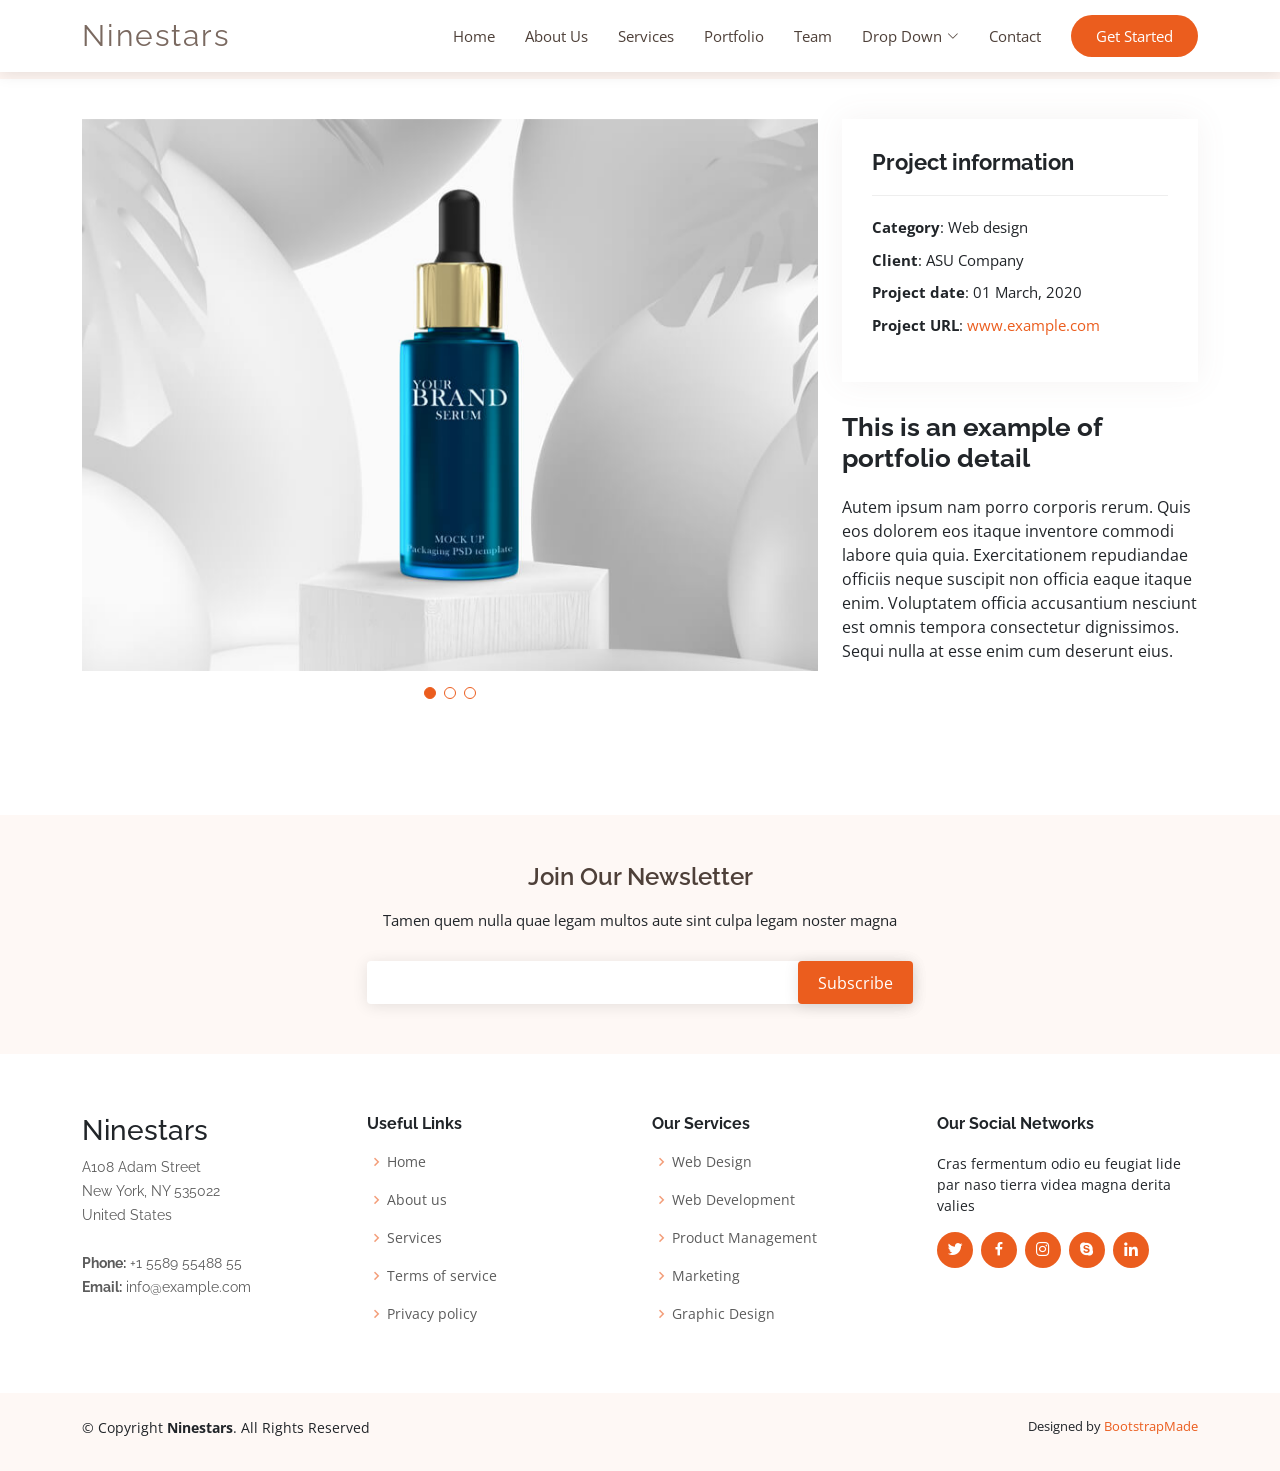
<file: home/portfolio-details.html>
<!DOCTYPE html>
<html lang="en">

<head>
  <meta charset="utf-8">
  <meta content="width=device-width, initial-scale=1.0" name="viewport">

  <title>Portfolio Details - Ninestars Bootstrap Template</title>
  <meta content="" name="description">
  <meta content="" name="keywords">

  <!-- Favicons -->
  <link href="assets/img/favicon.png" rel="icon">
  <link href="assets/img/apple-touch-icon.png" rel="apple-touch-icon">

  <!-- Google Fonts -->
  <link href="https://fonts.googleapis.com/css?family=Open+Sans:300,300i,400,400i,600,600i,700,700i|Raleway:300,300i,400,400i,600,600i,700,700i" rel="stylesheet">

  <!-- Vendor CSS Files -->
  <link href="assets/vendor/aos/aos.css" rel="stylesheet">
  <link href="assets/vendor/bootstrap/css/bootstrap.min.css" rel="stylesheet">
  <link href="assets/vendor/bootstrap-icons/bootstrap-icons.css" rel="stylesheet">
  <link href="assets/vendor/boxicons/css/boxicons.min.css" rel="stylesheet">
  <link href="assets/vendor/glightbox/css/glightbox.min.css" rel="stylesheet">
  <link href="assets/vendor/swiper/swiper-bundle.min.css" rel="stylesheet">

  <!-- Template Main CSS File -->
  <link href="assets/css/style.css" rel="stylesheet">

  <!-- =======================================================
  * Template Name: Ninestars - v4.8.0
  * Template URL: https://bootstrapmade.com/ninestars-free-bootstrap-3-theme-for-creative/
  * Author: BootstrapMade.com
  * License: https://bootstrapmade.com/license/
  ======================================================== -->
</head>

<body>

  <!-- ======= Header ======= -->
  <header id="header" class="fixed-top d-flex align-items-center">
    <div class="container d-flex align-items-center justify-content-between">

      <div class="logo">
        <h1 class="text-light"><a href="index.html"><span>Ninestars</span></a></h1>
        <!-- Uncomment below if you prefer to use an image logo -->
        <!-- <a href="index.html"><img src="assets/img/logo.png" alt="" class="img-fluid"></a>-->
      </div>

      <nav id="navbar" class="navbar">
        <ul>
          <li><a class="nav-link scrollto " href="#hero">Home</a></li>
          <li><a class="nav-link scrollto" href="#about">About Us</a></li>
          <li><a class="nav-link scrollto" href="#services">Services</a></li>
          <li><a class="nav-link scrollto" href="#portfolio">Portfolio</a></li>
          <li><a class="nav-link scrollto" href="#team">Team</a></li>
          <li class="dropdown"><a href="#"><span>Drop Down</span> <i class="bi bi-chevron-down"></i></a>
            <ul>
              <li><a href="#">Drop Down 1</a></li>
              <li class="dropdown"><a href="#"><span>Deep Drop Down</span> <i class="bi bi-chevron-right"></i></a>
                <ul>
                  <li><a href="#">Deep Drop Down 1</a></li>
                  <li><a href="#">Deep Drop Down 2</a></li>
                  <li><a href="#">Deep Drop Down 3</a></li>
                  <li><a href="#">Deep Drop Down 4</a></li>
                  <li><a href="#">Deep Drop Down 5</a></li>
                </ul>
              </li>
              <li><a href="#">Drop Down 2</a></li>
              <li><a href="#">Drop Down 3</a></li>
              <li><a href="#">Drop Down 4</a></li>
            </ul>
          </li>
          <li><a class="nav-link scrollto" href="#contact">Contact</a></li>
          <li><a class="getstarted scrollto" href="#about">Get Started</a></li>
        </ul>
        <i class="bi bi-list mobile-nav-toggle"></i>
      </nav><!-- .navbar -->

    </div>
  </header><!-- End Header -->

  <main id="main">

    <!-- ======= Breadcrumbs Section ======= -->
    <section class="breadcrumbs">
      <div class="container">

        <div class="d-flex justify-content-between align-items-center">
          <h2>Portfolio Details</h2>
          <ol>
            <li><a href="index.html">Home</a></li>
            <li><a href="portfolio.html">Portfolio</a></li>
            <li>Portfolio Details</li>
          </ol>
        </div>

      </div>
    </section><!-- Breadcrumbs Section -->

    <!-- ======= Portfolio Details Section ======= -->
    <section id="portfolio-details" class="portfolio-details">
      <div class="container">

        <div class="row gy-4">

          <div class="col-lg-8">
            <div class="portfolio-details-slider swiper">
              <div class="swiper-wrapper align-items-center">

                <div class="swiper-slide">
                  <img src="assets/img/portfolio/portfolio-1.jpg" alt="">
                </div>

                <div class="swiper-slide">
                  <img src="assets/img/portfolio/portfolio-2.jpg" alt="">
                </div>

                <div class="swiper-slide">
                  <img src="assets/img/portfolio/portfolio-3.jpg" alt="">
                </div>

              </div>
              <div class="swiper-pagination"></div>
            </div>
          </div>

          <div class="col-lg-4">
            <div class="portfolio-info">
              <h3>Project information</h3>
              <ul>
                <li><strong>Category</strong>: Web design</li>
                <li><strong>Client</strong>: ASU Company</li>
                <li><strong>Project date</strong>: 01 March, 2020</li>
                <li><strong>Project URL</strong>: <a href="#">www.example.com</a></li>
              </ul>
            </div>
            <div class="portfolio-description">
              <h2>This is an example of portfolio detail</h2>
              <p>
                Autem ipsum nam porro corporis rerum. Quis eos dolorem eos itaque inventore commodi labore quia quia. Exercitationem repudiandae officiis neque suscipit non officia eaque itaque enim. Voluptatem officia accusantium nesciunt est omnis tempora consectetur dignissimos. Sequi nulla at esse enim cum deserunt eius.
              </p>
            </div>
          </div>

        </div>

      </div>
    </section><!-- End Portfolio Details Section -->

  </main><!-- End #main -->

  <!-- ======= Footer ======= -->
  <footer id="footer">

    <div class="footer-newsletter">
      <div class="container">
        <div class="row justify-content-center">
          <div class="col-lg-6">
            <h4>Join Our Newsletter</h4>
            <p>Tamen quem nulla quae legam multos aute sint culpa legam noster magna</p>
            <form action="" method="post">
              <input type="email" name="email"><input type="submit" value="Subscribe">
            </form>
          </div>
        </div>
      </div>
    </div>

    <div class="footer-top">
      <div class="container">
        <div class="row">

          <div class="col-lg-3 col-md-6 footer-contact">
            <h3>Ninestars</h3>
            <p>
              A108 Adam Street <br>
              New York, NY 535022<br>
              United States <br><br>
              <strong>Phone:</strong> +1 5589 55488 55<br>
              <strong>Email:</strong> info@example.com<br>
            </p>
          </div>

          <div class="col-lg-3 col-md-6 footer-links">
            <h4>Useful Links</h4>
            <ul>
              <li><i class="bx bx-chevron-right"></i> <a href="#">Home</a></li>
              <li><i class="bx bx-chevron-right"></i> <a href="#">About us</a></li>
              <li><i class="bx bx-chevron-right"></i> <a href="#">Services</a></li>
              <li><i class="bx bx-chevron-right"></i> <a href="#">Terms of service</a></li>
              <li><i class="bx bx-chevron-right"></i> <a href="#">Privacy policy</a></li>
            </ul>
          </div>

          <div class="col-lg-3 col-md-6 footer-links">
            <h4>Our Services</h4>
            <ul>
              <li><i class="bx bx-chevron-right"></i> <a href="#">Web Design</a></li>
              <li><i class="bx bx-chevron-right"></i> <a href="#">Web Development</a></li>
              <li><i class="bx bx-chevron-right"></i> <a href="#">Product Management</a></li>
              <li><i class="bx bx-chevron-right"></i> <a href="#">Marketing</a></li>
              <li><i class="bx bx-chevron-right"></i> <a href="#">Graphic Design</a></li>
            </ul>
          </div>

          <div class="col-lg-3 col-md-6 footer-links">
            <h4>Our Social Networks</h4>
            <p>Cras fermentum odio eu feugiat lide par naso tierra videa magna derita valies</p>
            <div class="social-links mt-3">
              <a href="#" class="twitter"><i class="bx bxl-twitter"></i></a>
              <a href="#" class="facebook"><i class="bx bxl-facebook"></i></a>
              <a href="#" class="instagram"><i class="bx bxl-instagram"></i></a>
              <a href="#" class="google-plus"><i class="bx bxl-skype"></i></a>
              <a href="#" class="linkedin"><i class="bx bxl-linkedin"></i></a>
            </div>
          </div>

        </div>
      </div>
    </div>

    <div class="container py-4">
      <div class="copyright">
        &copy; Copyright <strong><span>Ninestars</span></strong>. All Rights Reserved
      </div>
      <div class="credits">
        <!-- All the links in the footer should remain intact. -->
        <!-- You can delete the links only if you purchased the pro version. -->
        <!-- Licensing information: https://bootstrapmade.com/license/ -->
        <!-- Purchase the pro version with working PHP/AJAX contact form: https://bootstrapmade.com/ninestars-free-bootstrap-3-theme-for-creative/ -->
        Designed by <a href="https://bootstrapmade.com/">BootstrapMade</a>
      </div>
    </div>
  </footer><!-- End Footer -->

  <a href="#" class="back-to-top d-flex align-items-center justify-content-center"><i class="bi bi-arrow-up-short"></i></a>

  <!-- Vendor JS Files -->
  <script src="assets/vendor/aos/aos.js"></script>
  <script src="assets/vendor/bootstrap/js/bootstrap.bundle.min.js"></script>
  <script src="assets/vendor/glightbox/js/glightbox.min.js"></script>
  <script src="assets/vendor/isotope-layout/isotope.pkgd.min.js"></script>
  <script src="assets/vendor/swiper/swiper-bundle.min.js"></script>
  <script src="assets/vendor/php-email-form/validate.js"></script>

  <!-- Template Main JS File -->
  <script src="assets/js/main.js"></script>

</body>

</html>
</file>
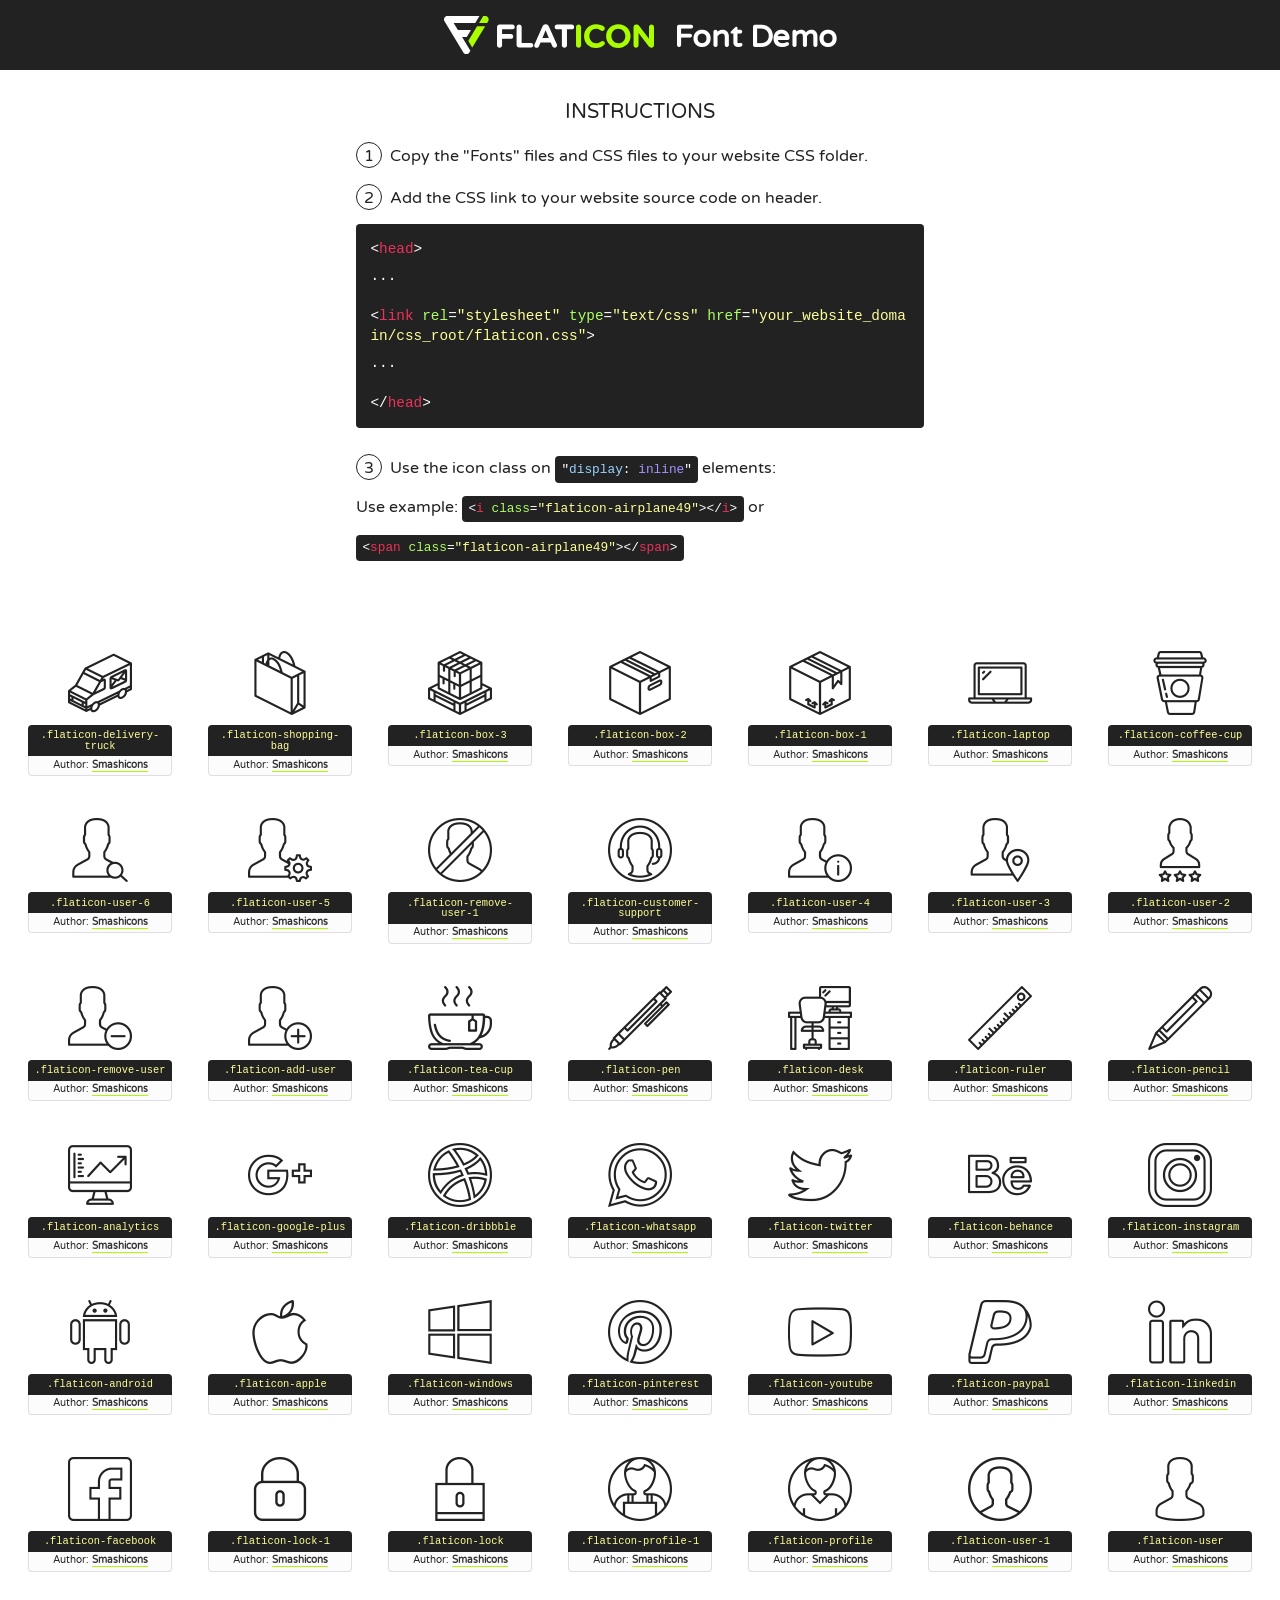
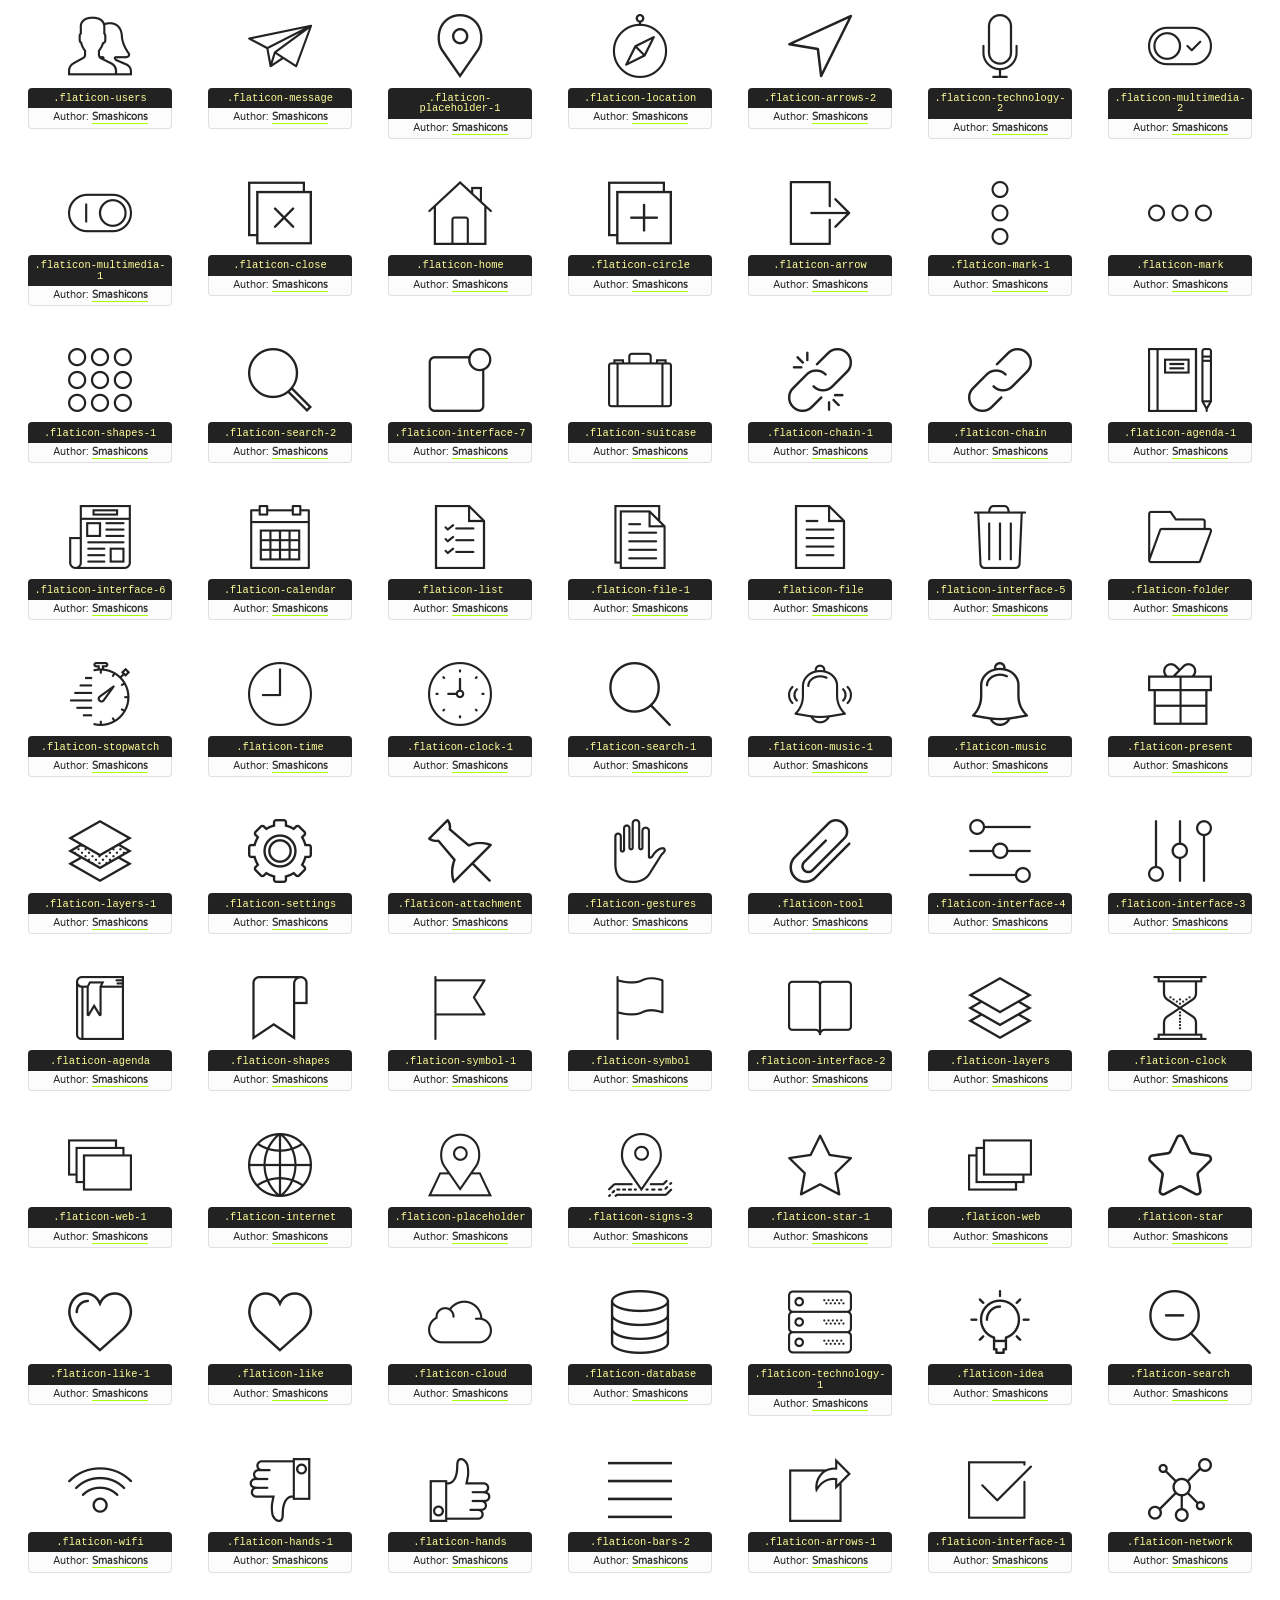
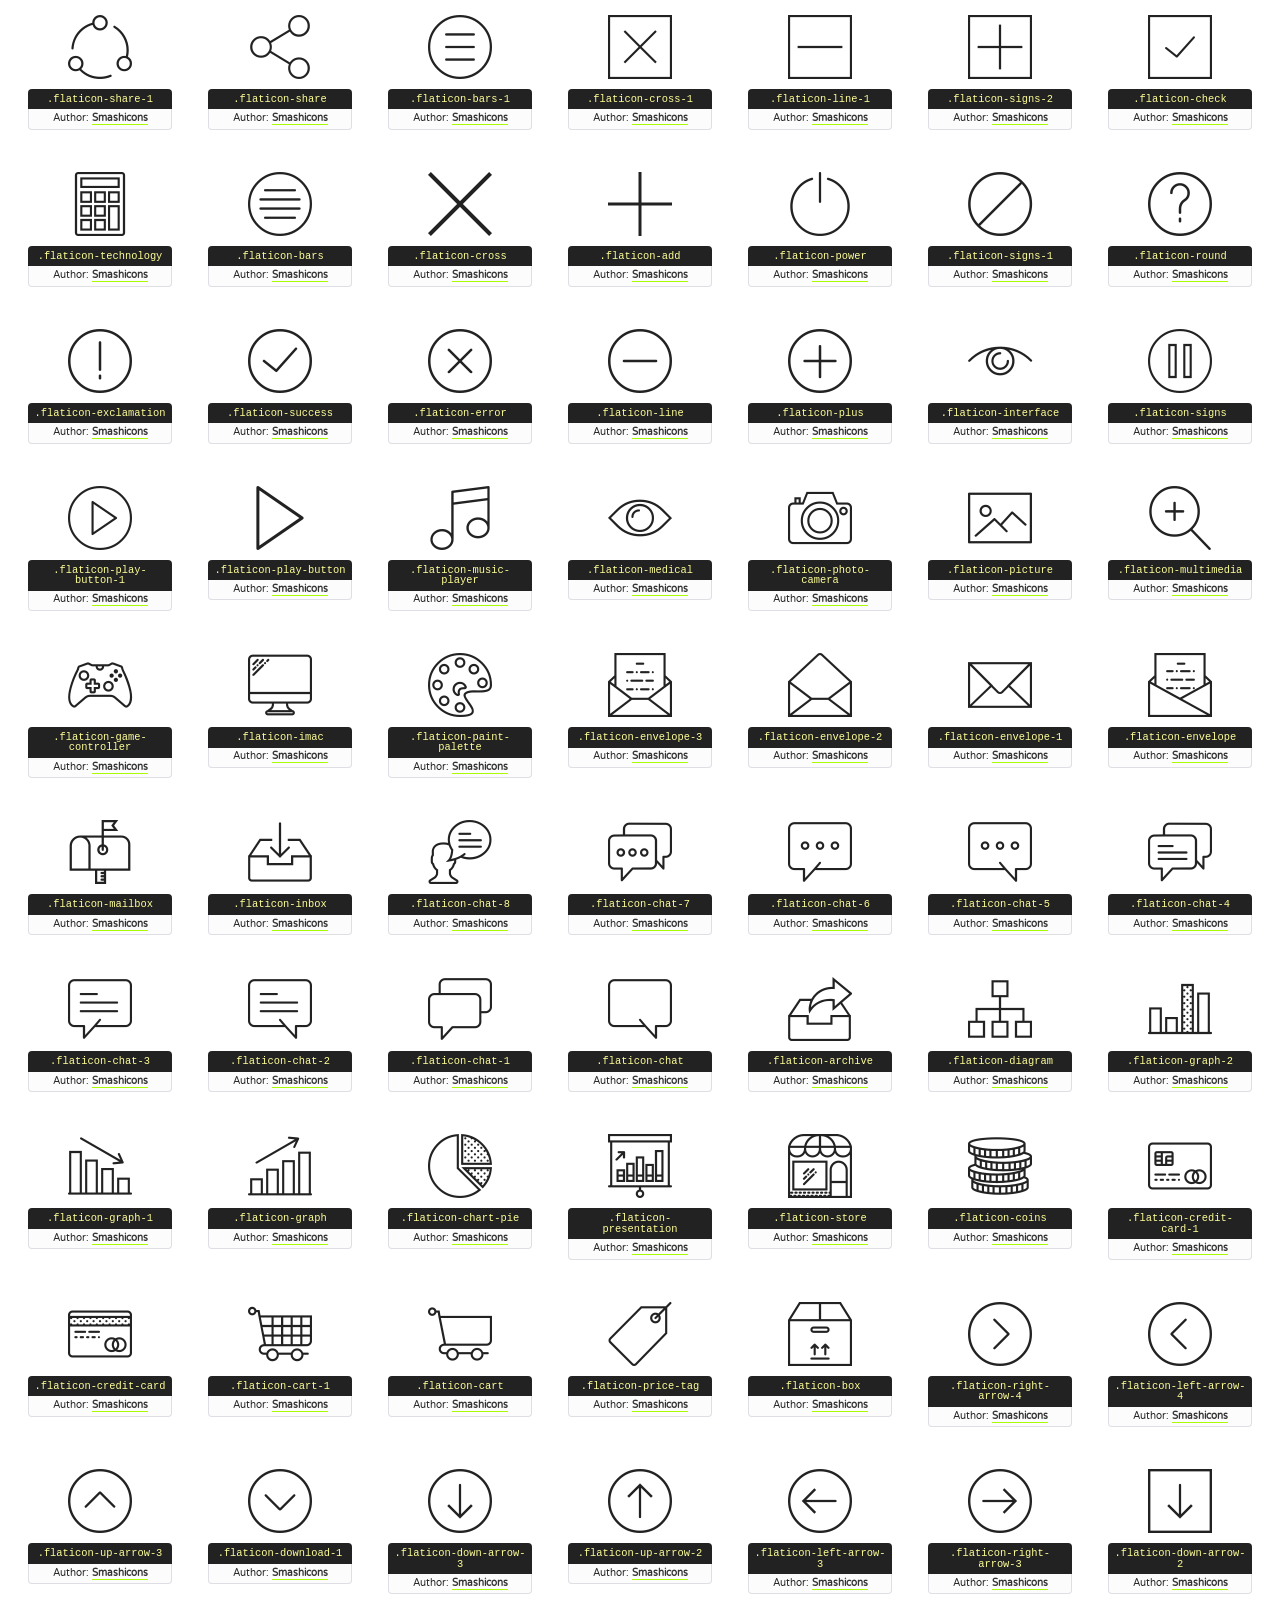
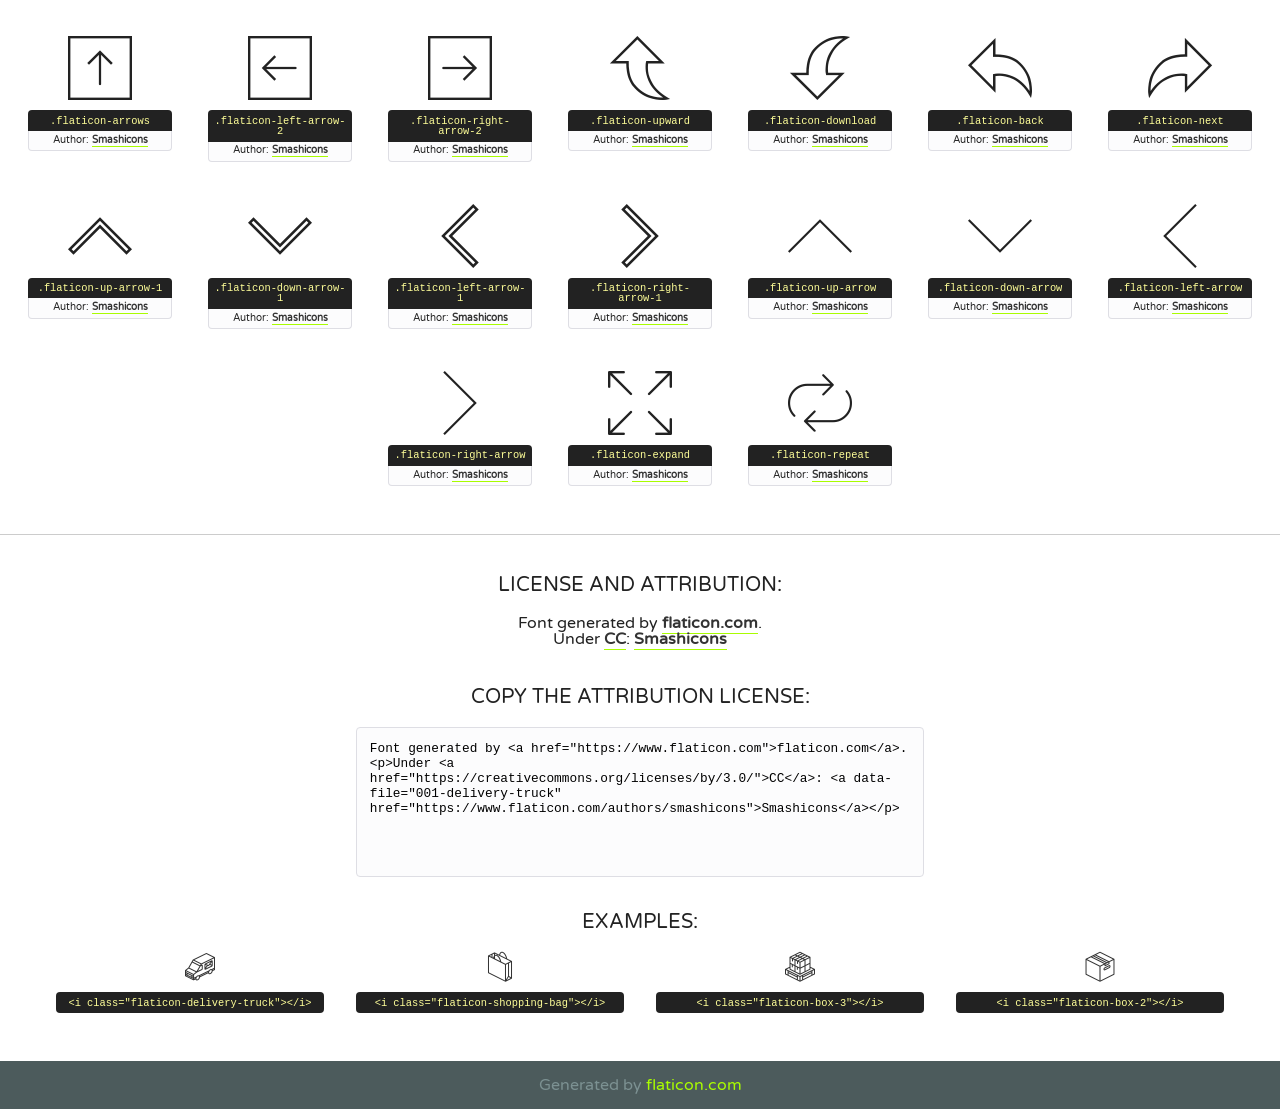
<file: atlantis/fonts/flaticon/flaticon.html>
<!DOCTYPE html>
<!--
  Flaticon icon font: Flaticon
  Creation date: 13/03/2018 03:24
-->
<html lang="en">
<!DOCTYPE html>
<html lang="en">

<head>
    <title>Flaticon WebFont</title>
    <link href="http://fonts.googleapis.com/css?family=Varela+Round" rel="stylesheet" type="text/css" />
    <link rel="stylesheet" type="text/css" href="flaticon.css">
    <meta charset="UTF-8">
    <style>
    html, body, div, span, applet, object, iframe,
    h1, h2, h3, h4, h5, h6, p, blockquote, pre,
    a, abbr, acronym, address, big, cite, code,
    del, dfn, em, img, ins, kbd, q, s, samp,
    small, strike, strong, sub, sup, tt, var,
    b, u, i, center,
    dl, dt, dd, ol, ul, li,
    fieldset, form, label, legend,
    table, caption, tbody, tfoot, thead, tr, th, td,
    article, aside, canvas, details, embed, 
    figure, figcaption, footer, header, hgroup, 
    menu, nav, output, ruby, section, summary,
    time, mark, audio, video {
        margin: 0;
        padding: 0;
        border: 0;
        font-size: 100%;
        font: inherit;
        vertical-align: baseline;
    }
    /* HTML5 display-role reset for older browsers */
    article, aside, details, figcaption, figure, 
    footer, header, hgroup, menu, nav, section {
        display: block;
    }
    body {
        line-height: 1;
    }
    ol, ul {
        list-style: none;
    }
    blockquote, q {
        quotes: none;
    }
    blockquote:before, blockquote:after,
    q:before, q:after {
        content: '';
        content: none;
    }
    table {
        border-collapse: collapse;
        border-spacing: 0;
    }
    body {
        font-family: 'Varela Round', Helvetica, Arial, sans-serif;
        font-size: 16px;
        color: #222;
    }
    a {
        color: #333;
        border-bottom: 1px solid #a9fd00;
        font-weight: bold;
        text-decoration: none;
    }
    * {
        -moz-box-sizing: border-box;
        -webkit-box-sizing: border-box;
        box-sizing: border-box;
        margin: 0;
        padding: 0;
    }
    [class^="flaticon-"]:before, [class*=" flaticon-"]:before, [class^="flaticon-"]:after, [class*=" flaticon-"]:after {
        font-family: Flaticon;
        font-size: 30px;
        font-style: normal;
        margin-left: 20px;
        color: #333;
    }
    .wrapper {
        max-width: 600px;
        margin: auto;
        padding: 0 1em;
    }
    .title {
        font-size: 1.25em;
        text-align: center;
        margin-bottom: 1em;
        text-transform: uppercase;
    }
    header {
        text-align: center;
        background-color: #222;
        color: #fff;
        padding: 1em;
    }
    header .logo {
        width: 210px;
        height: 38px;
        display: inline-block;
        vertical-align: middle;
        margin-right: 1em;
        border: none;
    }
    header strong {
        font-size: 1.95em;
        font-weight: bold;
        vertical-align: middle;
        margin-top: 5px;
        display: inline-block;
    }
    .demo {
        margin: 2em auto;
        line-height: 1.25em;
    }
    .demo ul li {
        margin-bottom: 1em;
    }
    .demo ul li .num {
        color: #222;
        border-radius: 20px;
        display: inline-block;
        width: 26px;
        padding: 3px;
        height: 26px;
        text-align: center;
        margin-right: 0.5em;
        border: 1px solid #222;
    }
    .demo ul li code {
        background-color: #222;
        border-radius: 4px;
        padding: 0.25em 0.5em;
        display: inline-block;
        color: #fff;
        font-family: Consolas,Monaco,Lucida Console,Liberation Mono,DejaVu Sans Mono,Bitstream Vera Sans Mono,Courier New, monospace;
        font-weight: lighter;
        margin-top: 1em;
        font-size: 0.8em;
        word-break: break-all;
    }
    .demo ul li code.big {
        padding: 1em;
        font-size: 0.9em;
    }
    .demo ul li code .red {
        color: #EF3159;
    }
    .demo ul li code .green {
        color: #ACFF65;
    }
    .demo ul li code .yellow {
        color: #FFFF99;
    }
    .demo ul li code .blue {
        color: #99D3FF;
    }
    .demo ul li code .purple {
        color: #A295FF;
    }
    .demo ul li code .dots {
        margin-top: 0.5em;
        display: block;
    }
    #glyphs {
        border-bottom: 1px solid #ccc;
        padding: 2em 0;
        text-align: center;
    }
    .glyph {
        display: inline-block;
        width: 9em;
        margin: 1em;
        text-align: center;
        vertical-align: top;
        background: #FFF;
    }
    .glyph .glyph-icon {
        padding: 10px;
        display: block;
        font-family:"Flaticon";
        font-size: 64px;
        line-height: 1;
    }
    .glyph .glyph-icon:before {
        font-size: 64px;
        color: #222;
        margin-left: 0;
    }
    .class-name {
        font-size: 0.65em;
        background-color: #222;
        color: #fff;
        border-radius: 4px 4px 0 0;
        padding: 0.5em;
        color: #FFFF99;
        font-family: Consolas,Monaco,Lucida Console,Liberation Mono,DejaVu Sans Mono,Bitstream Vera Sans Mono,Courier New, monospace;
    }
    .author-name {
        font-size: 0.6em;
        background-color: #fcfcfd;
        border: 1px solid #DEDEE4;
        border-top: 0;
        border-radius: 0 0 4px 4px;
        padding: 0.5em;
    }
    .class-name:last-child {
        font-size: 10px;
        color:#888;
    }
    .class-name:last-child a {
        font-size: 10px;
        color:#555;
    }
    .class-name:last-child a:hover {
        color:#a9fd00;
    }
    .glyph > input {
        display: block;
        width: 100px;
        margin: 5px auto;
        text-align: center;
        font-size: 12px;
        cursor: text;
    }
    .glyph > input.icon-input {
        font-family:"Flaticon";
        font-size: 16px;
        margin-bottom: 10px;
    }
    .attribution .title {
        margin-top: 2em;
    }
    .attribution textarea {
        background-color: #fcfcfd;
        padding: 1em;
        border: none;
        box-shadow: none;
        border: 1px solid #DEDEE4;
        border-radius: 4px;
        resize: none;
        width: 100%;
        height: 150px;
        font-size: 0.8em;
        font-family: Consolas,Monaco,Lucida Console,Liberation Mono,DejaVu Sans Mono,Bitstream Vera Sans Mono,Courier New, monospace;
        -webkit-appearance: none;
    }
    .iconsuse {
        margin: 2em auto;
        text-align: center;
        max-width: 1200px;
    }
    .iconsuse:after {
        content: '';
        display: table;
        clear: both;
    }
    .iconsuse .image {
        float: left;
        width: 25%;
        padding: 0 1em;
    }
    .iconsuse .image p {
        margin-bottom: 1em;
    }
    .iconsuse .image span {
        display: block;
        font-size: 0.65em;
        background-color: #222;
        color: #fff;
        border-radius: 4px;
        padding: 0.5em;
        color: #FFFF99;
        margin-top: 1em;
        font-family: Consolas,Monaco,Lucida Console,Liberation Mono,DejaVu Sans Mono,Bitstream Vera Sans Mono,Courier New, monospace;
    }
    #footer {
        text-align: center;
        background-color: #4C5B5C;
        color: #7c9192;
        padding: 1em;
    }
    #footer a {
        border: none;
        color: #a9fd00;
        font-weight: normal;
    }
    @media (max-width: 960px) {
        .iconsuse .image {
            width: 50%;
        }
    }
    @media (max-width: 560px) {
        .iconsuse .image {
            width: 100%;
        }
    }
    </style>
</head>

<body class="characters-off">

    <header>
        <a href="https://www.flaticon.com" target="_blank" class="logo">
            <svg version="1.1" xmlns="http://www.w3.org/2000/svg" xmlns:xlink="http://www.w3.org/1999/xlink" xmlns:a="http://ns.adobe.com/AdobeSVGViewerExtensions/3.0/" viewBox="0 0 560.875 102.036" enable-background="new 0 0 560.875 102.036" xml:space="preserve">
                <defs>
                </defs>
                <g>
                    <g class="letters">
                        <path fill="#ffffff" d="M141.596,29.675c0-3.777,2.985-6.767,6.764-6.767h34.438c3.426,0,6.15,2.728,6.15,6.15
                        c0,3.43-2.724,6.149-6.15,6.149h-27.674v13.091h23.719c3.429,0,6.151,2.724,6.151,6.15c0,3.43-2.723,6.149-6.151,6.149h-23.719
                        v17.574c0,3.773-2.986,6.761-6.764,6.761c-3.779,0-6.764-2.989-6.764-6.761V29.675z"></path>
                        <path fill="#ffffff" d="M193.844,29.149c0-3.781,2.985-6.767,6.764-6.767c3.776,0,6.763,2.985,6.763,6.767v42.957h25.039
                        c3.426,0,6.149,2.726,6.149,6.153c0,3.425-2.723,6.15-6.149,6.15h-31.802c-3.779,0-6.764-2.986-6.764-6.768V29.149z"></path>
                        <path fill="#ffffff" d="M241.891,75.71l21.438-48.407c1.492-3.341,4.215-5.357,7.906-5.357h0.792
                        c3.686,0,6.323,2.017,7.815,5.357l21.439,48.407c0.436,0.967,0.701,1.845,0.701,2.723c0,3.602-2.809,6.501-6.414,6.501
                        c-3.161,0-5.269-1.845-6.499-4.655l-4.132-9.661h-27.059l-4.301,10.102c-1.144,2.631-3.426,4.214-6.237,4.214
                        c-3.517,0-6.24-2.81-6.24-6.325C241.1,77.64,241.451,76.677,241.891,75.71z M279.932,58.666l-8.521-20.297l-8.526,20.297H279.932
                        z"></path>
                        <path fill="#ffffff" d="M314.864,35.387H301.86c-3.429,0-6.239-2.813-6.239-6.238c0-3.429,2.811-6.24,6.239-6.24h39.533
                        c3.426,0,6.237,2.811,6.237,6.24c0,3.425-2.811,6.238-6.237,6.238h-13.001v42.785c0,3.773-2.99,6.761-6.764,6.761
                        c-3.779,0-6.764-2.989-6.764-6.761V35.387z"></path>
                        <path fill="#A9FD00" d="M352.615,29.149c0-3.781,2.985-6.767,6.767-6.767c3.774,0,6.761,2.985,6.761,6.767v49.024
                        c0,3.773-2.987,6.761-6.761,6.761c-3.781,0-6.767-2.989-6.767-6.761V29.149z"></path>
                        <path fill="#A9FD00" d="M374.132,53.836v-0.179c0-17.481,13.178-31.801,32.065-31.801c9.22,0,15.459,2.458,20.557,6.238
                        c1.402,1.054,2.637,2.985,2.637,5.357c0,3.692-2.985,6.59-6.681,6.59c-1.845,0-3.071-0.702-4.044-1.319
                        c-3.776-2.813-7.729-4.393-12.562-4.393c-10.364,0-17.831,8.611-17.831,19.154v0.173c0,10.542,7.291,19.329,17.831,19.329
                        c5.715,0,9.492-1.756,13.359-4.834c1.049-0.874,2.458-1.491,4.039-1.491c3.429,0,6.325,2.813,6.325,6.236
                        c0,2.106-1.056,3.78-2.282,4.834c-5.539,4.834-12.036,7.733-21.878,7.733C387.572,85.464,374.132,71.493,374.132,53.836z"></path>
                        <path fill="#A9FD00" d="M433.009,53.836v-0.179c0-17.481,13.79-31.801,32.766-31.801c18.981,0,32.592,14.143,32.592,31.628v0.173
                        c0,17.483-13.785,31.807-32.769,31.807C446.625,85.464,433.009,71.32,433.009,53.836z M484.224,53.836v-0.179
                        c0-10.539-7.725-19.326-18.626-19.326c-10.893,0-18.449,8.611-18.449,19.154v0.173c0,10.542,7.73,19.329,18.626,19.329
                        C476.676,72.986,484.224,64.378,484.224,53.836z"></path>
                        <path fill="#A9FD00" d="M506.233,29.321c0-3.774,2.99-6.763,6.767-6.763h1.401c3.252,0,5.183,1.583,7.029,3.953l26.093,34.265
                        V29.059c0-3.692,2.99-6.677,6.681-6.677c3.683,0,6.671,2.985,6.671,6.677v48.934c0,3.78-2.987,6.765-6.764,6.765h-0.436
                        c-3.257,0-5.188-1.581-7.034-3.953l-27.056-35.492v32.944c0,3.687-2.985,6.676-6.678,6.676c-3.683,0-6.673-2.989-6.673-6.676
                        V29.321z"></path>
                    </g>
                    <g class="insignia">
                        <path fill="#ffffff" d="M48.372,56.137h12.517l11.156-18.537H37.186L25.688,18.539h57.825L94.668,0H9.271
                        C5.925,0,2.842,1.801,1.198,4.716c-1.644,2.907-1.593,6.482,0.134,9.343l50.38,83.501c1.678,2.781,4.689,4.476,7.938,4.476
                        c3.246,0,6.257-1.695,7.935-4.476l2.898-4.804L48.372,56.137z"></path>
                        <g class="i">
                            <path fill="#A9FD00" d="M93.575,18.539h0.031v0.004l21.652,0.004l2.705-4.488c1.727-2.861,1.778-6.436,0.133-9.343
                            C116.454,1.801,113.371,0,110.026,0h-5.294L93.575,18.539z"></path>
                            <polygon fill="#A9FD00" points="88.291,27.356 64.725,66.486 75.519,84.404 109.942,27.356"></polygon>
                        </g>
                    </g>
                </g>
            </svg>
        </a>
        <strong>Font Demo</strong>
    </header>


    <section class="demo wrapper">

        <p class="title">Instructions</p>

        <ul>
            <li>
                <span class="num">1</span>Copy the "Fonts" files and CSS files to your website CSS folder.
            </li>
            <li>
                <span class="num">2</span>Add the CSS link to your website source code on header.
                <code class="big">
                    &lt;<span class="red">head</span>&gt;
                    <br/><span class="dots">...</span>
                    <br/>&lt;<span class="red">link</span> <span class="green">rel</span>=<span class="yellow">"stylesheet"</span> <span class="green">type</span>=<span class="yellow">"text/css"</span> <span class="green">href</span>=<span class="yellow">"your_website_domain/css_root/flaticon.css"</span>&gt;
                    <br/><span class="dots">...</span>
                    <br/>&lt;/<span class="red">head</span>&gt;
                </code>
            </li>

            <li>
                <p>
                    <span class="num">3</span>Use the icon class on <code>"<span class="blue">display</span>:<span class="purple"> inline</span>"</code> elements:
                    <br />
                    Use example: <code>&lt;<span class="red">i</span> <span class="green">class</span>=<span class="yellow">&quot;flaticon-airplane49&quot;</span>&gt;&lt;/<span class="red">i</span>&gt;</code> or <code>&lt;<span class="red">span</span> <span class="green">class</span>=<span class="yellow">&quot;flaticon-airplane49&quot;</span>&gt;&lt;/<span class="red">span</span>&gt;</code>
            </li>
        </ul>

    </section>




   <section id="glyphs">          
    
      
        <div class="glyph"><div class="glyph-icon flaticon-delivery-truck"></div>
            <div class="class-name">.flaticon-delivery-truck</div>
            <div class="author-name">Author: <a data-file="001-delivery-truck" href="https://www.flaticon.com/authors/smashicons">Smashicons</a> </div> 
        </div>        
        
        <div class="glyph"><div class="glyph-icon flaticon-shopping-bag"></div>
            <div class="class-name">.flaticon-shopping-bag</div>
            <div class="author-name">Author: <a data-file="002-shopping-bag" href="https://www.flaticon.com/authors/smashicons">Smashicons</a> </div> 
        </div>        
        
        <div class="glyph"><div class="glyph-icon flaticon-box-3"></div>
            <div class="class-name">.flaticon-box-3</div>
            <div class="author-name">Author: <a data-file="003-box-3" href="https://www.flaticon.com/authors/smashicons">Smashicons</a> </div> 
        </div>        
        
        <div class="glyph"><div class="glyph-icon flaticon-box-2"></div>
            <div class="class-name">.flaticon-box-2</div>
            <div class="author-name">Author: <a data-file="004-box-2" href="https://www.flaticon.com/authors/smashicons">Smashicons</a> </div> 
        </div>        
        
        <div class="glyph"><div class="glyph-icon flaticon-box-1"></div>
            <div class="class-name">.flaticon-box-1</div>
            <div class="author-name">Author: <a data-file="005-box-1" href="https://www.flaticon.com/authors/smashicons">Smashicons</a> </div> 
        </div>        
        
        <div class="glyph"><div class="glyph-icon flaticon-laptop"></div>
            <div class="class-name">.flaticon-laptop</div>
            <div class="author-name">Author: <a data-file="006-laptop" href="https://www.flaticon.com/authors/smashicons">Smashicons</a> </div> 
        </div>        
        
        <div class="glyph"><div class="glyph-icon flaticon-coffee-cup"></div>
            <div class="class-name">.flaticon-coffee-cup</div>
            <div class="author-name">Author: <a data-file="007-coffee-cup" href="https://www.flaticon.com/authors/smashicons">Smashicons</a> </div> 
        </div>        
        
        <div class="glyph"><div class="glyph-icon flaticon-user-6"></div>
            <div class="class-name">.flaticon-user-6</div>
            <div class="author-name">Author: <a data-file="008-user-6" href="https://www.flaticon.com/authors/smashicons">Smashicons</a> </div> 
        </div>        
        
        <div class="glyph"><div class="glyph-icon flaticon-user-5"></div>
            <div class="class-name">.flaticon-user-5</div>
            <div class="author-name">Author: <a data-file="009-user-5" href="https://www.flaticon.com/authors/smashicons">Smashicons</a> </div> 
        </div>        
        
        <div class="glyph"><div class="glyph-icon flaticon-remove-user-1"></div>
            <div class="class-name">.flaticon-remove-user-1</div>
            <div class="author-name">Author: <a data-file="010-remove-user-1" href="https://www.flaticon.com/authors/smashicons">Smashicons</a> </div> 
        </div>        
        
        <div class="glyph"><div class="glyph-icon flaticon-customer-support"></div>
            <div class="class-name">.flaticon-customer-support</div>
            <div class="author-name">Author: <a data-file="011-customer-support" href="https://www.flaticon.com/authors/smashicons">Smashicons</a> </div> 
        </div>        
        
        <div class="glyph"><div class="glyph-icon flaticon-user-4"></div>
            <div class="class-name">.flaticon-user-4</div>
            <div class="author-name">Author: <a data-file="012-user-4" href="https://www.flaticon.com/authors/smashicons">Smashicons</a> </div> 
        </div>        
        
        <div class="glyph"><div class="glyph-icon flaticon-user-3"></div>
            <div class="class-name">.flaticon-user-3</div>
            <div class="author-name">Author: <a data-file="013-user-3" href="https://www.flaticon.com/authors/smashicons">Smashicons</a> </div> 
        </div>        
        
        <div class="glyph"><div class="glyph-icon flaticon-user-2"></div>
            <div class="class-name">.flaticon-user-2</div>
            <div class="author-name">Author: <a data-file="014-user-2" href="https://www.flaticon.com/authors/smashicons">Smashicons</a> </div> 
        </div>        
        
        <div class="glyph"><div class="glyph-icon flaticon-remove-user"></div>
            <div class="class-name">.flaticon-remove-user</div>
            <div class="author-name">Author: <a data-file="015-remove-user" href="https://www.flaticon.com/authors/smashicons">Smashicons</a> </div> 
        </div>        
        
        <div class="glyph"><div class="glyph-icon flaticon-add-user"></div>
            <div class="class-name">.flaticon-add-user</div>
            <div class="author-name">Author: <a data-file="016-add-user" href="https://www.flaticon.com/authors/smashicons">Smashicons</a> </div> 
        </div>        
        
        <div class="glyph"><div class="glyph-icon flaticon-tea-cup"></div>
            <div class="class-name">.flaticon-tea-cup</div>
            <div class="author-name">Author: <a data-file="017-tea-cup" href="https://www.flaticon.com/authors/smashicons">Smashicons</a> </div> 
        </div>        
        
        <div class="glyph"><div class="glyph-icon flaticon-pen"></div>
            <div class="class-name">.flaticon-pen</div>
            <div class="author-name">Author: <a data-file="018-pen" href="https://www.flaticon.com/authors/smashicons">Smashicons</a> </div> 
        </div>        
        
        <div class="glyph"><div class="glyph-icon flaticon-desk"></div>
            <div class="class-name">.flaticon-desk</div>
            <div class="author-name">Author: <a data-file="019-desk" href="https://www.flaticon.com/authors/smashicons">Smashicons</a> </div> 
        </div>        
        
        <div class="glyph"><div class="glyph-icon flaticon-ruler"></div>
            <div class="class-name">.flaticon-ruler</div>
            <div class="author-name">Author: <a data-file="020-ruler" href="https://www.flaticon.com/authors/smashicons">Smashicons</a> </div> 
        </div>        
        
        <div class="glyph"><div class="glyph-icon flaticon-pencil"></div>
            <div class="class-name">.flaticon-pencil</div>
            <div class="author-name">Author: <a data-file="021-pencil" href="https://www.flaticon.com/authors/smashicons">Smashicons</a> </div> 
        </div>        
        
        <div class="glyph"><div class="glyph-icon flaticon-analytics"></div>
            <div class="class-name">.flaticon-analytics</div>
            <div class="author-name">Author: <a data-file="022-analytics" href="https://www.flaticon.com/authors/smashicons">Smashicons</a> </div> 
        </div>        
        
        <div class="glyph"><div class="glyph-icon flaticon-google-plus"></div>
            <div class="class-name">.flaticon-google-plus</div>
            <div class="author-name">Author: <a data-file="023-google-plus" href="https://www.flaticon.com/authors/smashicons">Smashicons</a> </div> 
        </div>        
        
        <div class="glyph"><div class="glyph-icon flaticon-dribbble"></div>
            <div class="class-name">.flaticon-dribbble</div>
            <div class="author-name">Author: <a data-file="024-dribbble" href="https://www.flaticon.com/authors/smashicons">Smashicons</a> </div> 
        </div>        
        
        <div class="glyph"><div class="glyph-icon flaticon-whatsapp"></div>
            <div class="class-name">.flaticon-whatsapp</div>
            <div class="author-name">Author: <a data-file="025-whatsapp" href="https://www.flaticon.com/authors/smashicons">Smashicons</a> </div> 
        </div>        
        
        <div class="glyph"><div class="glyph-icon flaticon-twitter"></div>
            <div class="class-name">.flaticon-twitter</div>
            <div class="author-name">Author: <a data-file="026-twitter" href="https://www.flaticon.com/authors/smashicons">Smashicons</a> </div> 
        </div>        
        
        <div class="glyph"><div class="glyph-icon flaticon-behance"></div>
            <div class="class-name">.flaticon-behance</div>
            <div class="author-name">Author: <a data-file="027-behance" href="https://www.flaticon.com/authors/smashicons">Smashicons</a> </div> 
        </div>        
        
        <div class="glyph"><div class="glyph-icon flaticon-instagram"></div>
            <div class="class-name">.flaticon-instagram</div>
            <div class="author-name">Author: <a data-file="028-instagram" href="https://www.flaticon.com/authors/smashicons">Smashicons</a> </div> 
        </div>        
        
        <div class="glyph"><div class="glyph-icon flaticon-android"></div>
            <div class="class-name">.flaticon-android</div>
            <div class="author-name">Author: <a data-file="029-android" href="https://www.flaticon.com/authors/smashicons">Smashicons</a> </div> 
        </div>        
        
        <div class="glyph"><div class="glyph-icon flaticon-apple"></div>
            <div class="class-name">.flaticon-apple</div>
            <div class="author-name">Author: <a data-file="030-apple" href="https://www.flaticon.com/authors/smashicons">Smashicons</a> </div> 
        </div>        
        
        <div class="glyph"><div class="glyph-icon flaticon-windows"></div>
            <div class="class-name">.flaticon-windows</div>
            <div class="author-name">Author: <a data-file="031-windows" href="https://www.flaticon.com/authors/smashicons">Smashicons</a> </div> 
        </div>        
        
        <div class="glyph"><div class="glyph-icon flaticon-pinterest"></div>
            <div class="class-name">.flaticon-pinterest</div>
            <div class="author-name">Author: <a data-file="032-pinterest" href="https://www.flaticon.com/authors/smashicons">Smashicons</a> </div> 
        </div>        
        
        <div class="glyph"><div class="glyph-icon flaticon-youtube"></div>
            <div class="class-name">.flaticon-youtube</div>
            <div class="author-name">Author: <a data-file="033-youtube" href="https://www.flaticon.com/authors/smashicons">Smashicons</a> </div> 
        </div>        
        
        <div class="glyph"><div class="glyph-icon flaticon-paypal"></div>
            <div class="class-name">.flaticon-paypal</div>
            <div class="author-name">Author: <a data-file="034-paypal" href="https://www.flaticon.com/authors/smashicons">Smashicons</a> </div> 
        </div>        
        
        <div class="glyph"><div class="glyph-icon flaticon-linkedin"></div>
            <div class="class-name">.flaticon-linkedin</div>
            <div class="author-name">Author: <a data-file="035-linkedin" href="https://www.flaticon.com/authors/smashicons">Smashicons</a> </div> 
        </div>        
        
        <div class="glyph"><div class="glyph-icon flaticon-facebook"></div>
            <div class="class-name">.flaticon-facebook</div>
            <div class="author-name">Author: <a data-file="036-facebook" href="https://www.flaticon.com/authors/smashicons">Smashicons</a> </div> 
        </div>        
        
        <div class="glyph"><div class="glyph-icon flaticon-lock-1"></div>
            <div class="class-name">.flaticon-lock-1</div>
            <div class="author-name">Author: <a data-file="037-lock-1" href="https://www.flaticon.com/authors/smashicons">Smashicons</a> </div> 
        </div>        
        
        <div class="glyph"><div class="glyph-icon flaticon-lock"></div>
            <div class="class-name">.flaticon-lock</div>
            <div class="author-name">Author: <a data-file="038-lock" href="https://www.flaticon.com/authors/smashicons">Smashicons</a> </div> 
        </div>        
        
        <div class="glyph"><div class="glyph-icon flaticon-profile-1"></div>
            <div class="class-name">.flaticon-profile-1</div>
            <div class="author-name">Author: <a data-file="039-profile-1" href="https://www.flaticon.com/authors/smashicons">Smashicons</a> </div> 
        </div>        
        
        <div class="glyph"><div class="glyph-icon flaticon-profile"></div>
            <div class="class-name">.flaticon-profile</div>
            <div class="author-name">Author: <a data-file="040-profile" href="https://www.flaticon.com/authors/smashicons">Smashicons</a> </div> 
        </div>        
        
        <div class="glyph"><div class="glyph-icon flaticon-user-1"></div>
            <div class="class-name">.flaticon-user-1</div>
            <div class="author-name">Author: <a data-file="041-user-1" href="https://www.flaticon.com/authors/smashicons">Smashicons</a> </div> 
        </div>        
        
        <div class="glyph"><div class="glyph-icon flaticon-user"></div>
            <div class="class-name">.flaticon-user</div>
            <div class="author-name">Author: <a data-file="042-user" href="https://www.flaticon.com/authors/smashicons">Smashicons</a> </div> 
        </div>        
        
        <div class="glyph"><div class="glyph-icon flaticon-users"></div>
            <div class="class-name">.flaticon-users</div>
            <div class="author-name">Author: <a data-file="043-users" href="https://www.flaticon.com/authors/smashicons">Smashicons</a> </div> 
        </div>        
        
        <div class="glyph"><div class="glyph-icon flaticon-message"></div>
            <div class="class-name">.flaticon-message</div>
            <div class="author-name">Author: <a data-file="044-message" href="https://www.flaticon.com/authors/smashicons">Smashicons</a> </div> 
        </div>        
        
        <div class="glyph"><div class="glyph-icon flaticon-placeholder-1"></div>
            <div class="class-name">.flaticon-placeholder-1</div>
            <div class="author-name">Author: <a data-file="045-placeholder-1" href="https://www.flaticon.com/authors/smashicons">Smashicons</a> </div> 
        </div>        
        
        <div class="glyph"><div class="glyph-icon flaticon-location"></div>
            <div class="class-name">.flaticon-location</div>
            <div class="author-name">Author: <a data-file="046-location" href="https://www.flaticon.com/authors/smashicons">Smashicons</a> </div> 
        </div>        
        
        <div class="glyph"><div class="glyph-icon flaticon-arrows-2"></div>
            <div class="class-name">.flaticon-arrows-2</div>
            <div class="author-name">Author: <a data-file="047-arrows-2" href="https://www.flaticon.com/authors/smashicons">Smashicons</a> </div> 
        </div>        
        
        <div class="glyph"><div class="glyph-icon flaticon-technology-2"></div>
            <div class="class-name">.flaticon-technology-2</div>
            <div class="author-name">Author: <a data-file="048-technology-2" href="https://www.flaticon.com/authors/smashicons">Smashicons</a> </div> 
        </div>        
        
        <div class="glyph"><div class="glyph-icon flaticon-multimedia-2"></div>
            <div class="class-name">.flaticon-multimedia-2</div>
            <div class="author-name">Author: <a data-file="049-multimedia-2" href="https://www.flaticon.com/authors/smashicons">Smashicons</a> </div> 
        </div>        
        
        <div class="glyph"><div class="glyph-icon flaticon-multimedia-1"></div>
            <div class="class-name">.flaticon-multimedia-1</div>
            <div class="author-name">Author: <a data-file="050-multimedia-1" href="https://www.flaticon.com/authors/smashicons">Smashicons</a> </div> 
        </div>        
        
        <div class="glyph"><div class="glyph-icon flaticon-close"></div>
            <div class="class-name">.flaticon-close</div>
            <div class="author-name">Author: <a data-file="051-close" href="https://www.flaticon.com/authors/smashicons">Smashicons</a> </div> 
        </div>        
        
        <div class="glyph"><div class="glyph-icon flaticon-home"></div>
            <div class="class-name">.flaticon-home</div>
            <div class="author-name">Author: <a data-file="052-home" href="https://www.flaticon.com/authors/smashicons">Smashicons</a> </div> 
        </div>        
        
        <div class="glyph"><div class="glyph-icon flaticon-circle"></div>
            <div class="class-name">.flaticon-circle</div>
            <div class="author-name">Author: <a data-file="053-circle" href="https://www.flaticon.com/authors/smashicons">Smashicons</a> </div> 
        </div>        
        
        <div class="glyph"><div class="glyph-icon flaticon-arrow"></div>
            <div class="class-name">.flaticon-arrow</div>
            <div class="author-name">Author: <a data-file="054-arrow" href="https://www.flaticon.com/authors/smashicons">Smashicons</a> </div> 
        </div>        
        
        <div class="glyph"><div class="glyph-icon flaticon-mark-1"></div>
            <div class="class-name">.flaticon-mark-1</div>
            <div class="author-name">Author: <a data-file="055-mark-1" href="https://www.flaticon.com/authors/smashicons">Smashicons</a> </div> 
        </div>        
        
        <div class="glyph"><div class="glyph-icon flaticon-mark"></div>
            <div class="class-name">.flaticon-mark</div>
            <div class="author-name">Author: <a data-file="056-mark" href="https://www.flaticon.com/authors/smashicons">Smashicons</a> </div> 
        </div>        
        
        <div class="glyph"><div class="glyph-icon flaticon-shapes-1"></div>
            <div class="class-name">.flaticon-shapes-1</div>
            <div class="author-name">Author: <a data-file="057-shapes-1" href="https://www.flaticon.com/authors/smashicons">Smashicons</a> </div> 
        </div>        
        
        <div class="glyph"><div class="glyph-icon flaticon-search-2"></div>
            <div class="class-name">.flaticon-search-2</div>
            <div class="author-name">Author: <a data-file="058-search-2" href="https://www.flaticon.com/authors/smashicons">Smashicons</a> </div> 
        </div>        
        
        <div class="glyph"><div class="glyph-icon flaticon-interface-7"></div>
            <div class="class-name">.flaticon-interface-7</div>
            <div class="author-name">Author: <a data-file="059-interface-7" href="https://www.flaticon.com/authors/smashicons">Smashicons</a> </div> 
        </div>        
        
        <div class="glyph"><div class="glyph-icon flaticon-suitcase"></div>
            <div class="class-name">.flaticon-suitcase</div>
            <div class="author-name">Author: <a data-file="060-suitcase" href="https://www.flaticon.com/authors/smashicons">Smashicons</a> </div> 
        </div>        
        
        <div class="glyph"><div class="glyph-icon flaticon-chain-1"></div>
            <div class="class-name">.flaticon-chain-1</div>
            <div class="author-name">Author: <a data-file="061-chain-1" href="https://www.flaticon.com/authors/smashicons">Smashicons</a> </div> 
        </div>        
        
        <div class="glyph"><div class="glyph-icon flaticon-chain"></div>
            <div class="class-name">.flaticon-chain</div>
            <div class="author-name">Author: <a data-file="062-chain" href="https://www.flaticon.com/authors/smashicons">Smashicons</a> </div> 
        </div>        
        
        <div class="glyph"><div class="glyph-icon flaticon-agenda-1"></div>
            <div class="class-name">.flaticon-agenda-1</div>
            <div class="author-name">Author: <a data-file="063-agenda-1" href="https://www.flaticon.com/authors/smashicons">Smashicons</a> </div> 
        </div>        
        
        <div class="glyph"><div class="glyph-icon flaticon-interface-6"></div>
            <div class="class-name">.flaticon-interface-6</div>
            <div class="author-name">Author: <a data-file="064-interface-6" href="https://www.flaticon.com/authors/smashicons">Smashicons</a> </div> 
        </div>        
        
        <div class="glyph"><div class="glyph-icon flaticon-calendar"></div>
            <div class="class-name">.flaticon-calendar</div>
            <div class="author-name">Author: <a data-file="065-calendar" href="https://www.flaticon.com/authors/smashicons">Smashicons</a> </div> 
        </div>        
        
        <div class="glyph"><div class="glyph-icon flaticon-list"></div>
            <div class="class-name">.flaticon-list</div>
            <div class="author-name">Author: <a data-file="066-list" href="https://www.flaticon.com/authors/smashicons">Smashicons</a> </div> 
        </div>        
        
        <div class="glyph"><div class="glyph-icon flaticon-file-1"></div>
            <div class="class-name">.flaticon-file-1</div>
            <div class="author-name">Author: <a data-file="067-file-1" href="https://www.flaticon.com/authors/smashicons">Smashicons</a> </div> 
        </div>        
        
        <div class="glyph"><div class="glyph-icon flaticon-file"></div>
            <div class="class-name">.flaticon-file</div>
            <div class="author-name">Author: <a data-file="068-file" href="https://www.flaticon.com/authors/smashicons">Smashicons</a> </div> 
        </div>        
        
        <div class="glyph"><div class="glyph-icon flaticon-interface-5"></div>
            <div class="class-name">.flaticon-interface-5</div>
            <div class="author-name">Author: <a data-file="069-interface-5" href="https://www.flaticon.com/authors/smashicons">Smashicons</a> </div> 
        </div>        
        
        <div class="glyph"><div class="glyph-icon flaticon-folder"></div>
            <div class="class-name">.flaticon-folder</div>
            <div class="author-name">Author: <a data-file="070-folder" href="https://www.flaticon.com/authors/smashicons">Smashicons</a> </div> 
        </div>        
        
        <div class="glyph"><div class="glyph-icon flaticon-stopwatch"></div>
            <div class="class-name">.flaticon-stopwatch</div>
            <div class="author-name">Author: <a data-file="071-stopwatch" href="https://www.flaticon.com/authors/smashicons">Smashicons</a> </div> 
        </div>        
        
        <div class="glyph"><div class="glyph-icon flaticon-time"></div>
            <div class="class-name">.flaticon-time</div>
            <div class="author-name">Author: <a data-file="072-time" href="https://www.flaticon.com/authors/smashicons">Smashicons</a> </div> 
        </div>        
        
        <div class="glyph"><div class="glyph-icon flaticon-clock-1"></div>
            <div class="class-name">.flaticon-clock-1</div>
            <div class="author-name">Author: <a data-file="073-clock-1" href="https://www.flaticon.com/authors/smashicons">Smashicons</a> </div> 
        </div>        
        
        <div class="glyph"><div class="glyph-icon flaticon-search-1"></div>
            <div class="class-name">.flaticon-search-1</div>
            <div class="author-name">Author: <a data-file="074-search-1" href="https://www.flaticon.com/authors/smashicons">Smashicons</a> </div> 
        </div>        
        
        <div class="glyph"><div class="glyph-icon flaticon-music-1"></div>
            <div class="class-name">.flaticon-music-1</div>
            <div class="author-name">Author: <a data-file="075-music-1" href="https://www.flaticon.com/authors/smashicons">Smashicons</a> </div> 
        </div>        
        
        <div class="glyph"><div class="glyph-icon flaticon-music"></div>
            <div class="class-name">.flaticon-music</div>
            <div class="author-name">Author: <a data-file="076-music" href="https://www.flaticon.com/authors/smashicons">Smashicons</a> </div> 
        </div>        
        
        <div class="glyph"><div class="glyph-icon flaticon-present"></div>
            <div class="class-name">.flaticon-present</div>
            <div class="author-name">Author: <a data-file="077-present" href="https://www.flaticon.com/authors/smashicons">Smashicons</a> </div> 
        </div>        
        
        <div class="glyph"><div class="glyph-icon flaticon-layers-1"></div>
            <div class="class-name">.flaticon-layers-1</div>
            <div class="author-name">Author: <a data-file="078-layers-1" href="https://www.flaticon.com/authors/smashicons">Smashicons</a> </div> 
        </div>        
        
        <div class="glyph"><div class="glyph-icon flaticon-settings"></div>
            <div class="class-name">.flaticon-settings</div>
            <div class="author-name">Author: <a data-file="079-settings" href="https://www.flaticon.com/authors/smashicons">Smashicons</a> </div> 
        </div>        
        
        <div class="glyph"><div class="glyph-icon flaticon-attachment"></div>
            <div class="class-name">.flaticon-attachment</div>
            <div class="author-name">Author: <a data-file="080-attachment" href="https://www.flaticon.com/authors/smashicons">Smashicons</a> </div> 
        </div>        
        
        <div class="glyph"><div class="glyph-icon flaticon-gestures"></div>
            <div class="class-name">.flaticon-gestures</div>
            <div class="author-name">Author: <a data-file="081-gestures" href="https://www.flaticon.com/authors/smashicons">Smashicons</a> </div> 
        </div>        
        
        <div class="glyph"><div class="glyph-icon flaticon-tool"></div>
            <div class="class-name">.flaticon-tool</div>
            <div class="author-name">Author: <a data-file="082-tool" href="https://www.flaticon.com/authors/smashicons">Smashicons</a> </div> 
        </div>        
        
        <div class="glyph"><div class="glyph-icon flaticon-interface-4"></div>
            <div class="class-name">.flaticon-interface-4</div>
            <div class="author-name">Author: <a data-file="083-interface-4" href="https://www.flaticon.com/authors/smashicons">Smashicons</a> </div> 
        </div>        
        
        <div class="glyph"><div class="glyph-icon flaticon-interface-3"></div>
            <div class="class-name">.flaticon-interface-3</div>
            <div class="author-name">Author: <a data-file="084-interface-3" href="https://www.flaticon.com/authors/smashicons">Smashicons</a> </div> 
        </div>        
        
        <div class="glyph"><div class="glyph-icon flaticon-agenda"></div>
            <div class="class-name">.flaticon-agenda</div>
            <div class="author-name">Author: <a data-file="085-agenda" href="https://www.flaticon.com/authors/smashicons">Smashicons</a> </div> 
        </div>        
        
        <div class="glyph"><div class="glyph-icon flaticon-shapes"></div>
            <div class="class-name">.flaticon-shapes</div>
            <div class="author-name">Author: <a data-file="086-shapes" href="https://www.flaticon.com/authors/smashicons">Smashicons</a> </div> 
        </div>        
        
        <div class="glyph"><div class="glyph-icon flaticon-symbol-1"></div>
            <div class="class-name">.flaticon-symbol-1</div>
            <div class="author-name">Author: <a data-file="087-symbol-1" href="https://www.flaticon.com/authors/smashicons">Smashicons</a> </div> 
        </div>        
        
        <div class="glyph"><div class="glyph-icon flaticon-symbol"></div>
            <div class="class-name">.flaticon-symbol</div>
            <div class="author-name">Author: <a data-file="088-symbol" href="https://www.flaticon.com/authors/smashicons">Smashicons</a> </div> 
        </div>        
        
        <div class="glyph"><div class="glyph-icon flaticon-interface-2"></div>
            <div class="class-name">.flaticon-interface-2</div>
            <div class="author-name">Author: <a data-file="089-interface-2" href="https://www.flaticon.com/authors/smashicons">Smashicons</a> </div> 
        </div>        
        
        <div class="glyph"><div class="glyph-icon flaticon-layers"></div>
            <div class="class-name">.flaticon-layers</div>
            <div class="author-name">Author: <a data-file="090-layers" href="https://www.flaticon.com/authors/smashicons">Smashicons</a> </div> 
        </div>        
        
        <div class="glyph"><div class="glyph-icon flaticon-clock"></div>
            <div class="class-name">.flaticon-clock</div>
            <div class="author-name">Author: <a data-file="091-clock" href="https://www.flaticon.com/authors/smashicons">Smashicons</a> </div> 
        </div>        
        
        <div class="glyph"><div class="glyph-icon flaticon-web-1"></div>
            <div class="class-name">.flaticon-web-1</div>
            <div class="author-name">Author: <a data-file="092-web-1" href="https://www.flaticon.com/authors/smashicons">Smashicons</a> </div> 
        </div>        
        
        <div class="glyph"><div class="glyph-icon flaticon-internet"></div>
            <div class="class-name">.flaticon-internet</div>
            <div class="author-name">Author: <a data-file="093-internet" href="https://www.flaticon.com/authors/smashicons">Smashicons</a> </div> 
        </div>        
        
        <div class="glyph"><div class="glyph-icon flaticon-placeholder"></div>
            <div class="class-name">.flaticon-placeholder</div>
            <div class="author-name">Author: <a data-file="094-placeholder" href="https://www.flaticon.com/authors/smashicons">Smashicons</a> </div> 
        </div>        
        
        <div class="glyph"><div class="glyph-icon flaticon-signs-3"></div>
            <div class="class-name">.flaticon-signs-3</div>
            <div class="author-name">Author: <a data-file="095-signs-3" href="https://www.flaticon.com/authors/smashicons">Smashicons</a> </div> 
        </div>        
        
        <div class="glyph"><div class="glyph-icon flaticon-star-1"></div>
            <div class="class-name">.flaticon-star-1</div>
            <div class="author-name">Author: <a data-file="096-star-1" href="https://www.flaticon.com/authors/smashicons">Smashicons</a> </div> 
        </div>        
        
        <div class="glyph"><div class="glyph-icon flaticon-web"></div>
            <div class="class-name">.flaticon-web</div>
            <div class="author-name">Author: <a data-file="097-web" href="https://www.flaticon.com/authors/smashicons">Smashicons</a> </div> 
        </div>        
        
        <div class="glyph"><div class="glyph-icon flaticon-star"></div>
            <div class="class-name">.flaticon-star</div>
            <div class="author-name">Author: <a data-file="098-star" href="https://www.flaticon.com/authors/smashicons">Smashicons</a> </div> 
        </div>        
        
        <div class="glyph"><div class="glyph-icon flaticon-like-1"></div>
            <div class="class-name">.flaticon-like-1</div>
            <div class="author-name">Author: <a data-file="099-like-1" href="https://www.flaticon.com/authors/smashicons">Smashicons</a> </div> 
        </div>        
        
        <div class="glyph"><div class="glyph-icon flaticon-like"></div>
            <div class="class-name">.flaticon-like</div>
            <div class="author-name">Author: <a data-file="100-like" href="https://www.flaticon.com/authors/smashicons">Smashicons</a> </div> 
        </div>        
        
        <div class="glyph"><div class="glyph-icon flaticon-cloud"></div>
            <div class="class-name">.flaticon-cloud</div>
            <div class="author-name">Author: <a data-file="101-cloud" href="https://www.flaticon.com/authors/smashicons">Smashicons</a> </div> 
        </div>        
        
        <div class="glyph"><div class="glyph-icon flaticon-database"></div>
            <div class="class-name">.flaticon-database</div>
            <div class="author-name">Author: <a data-file="102-database" href="https://www.flaticon.com/authors/smashicons">Smashicons</a> </div> 
        </div>        
        
        <div class="glyph"><div class="glyph-icon flaticon-technology-1"></div>
            <div class="class-name">.flaticon-technology-1</div>
            <div class="author-name">Author: <a data-file="103-technology-1" href="https://www.flaticon.com/authors/smashicons">Smashicons</a> </div> 
        </div>        
        
        <div class="glyph"><div class="glyph-icon flaticon-idea"></div>
            <div class="class-name">.flaticon-idea</div>
            <div class="author-name">Author: <a data-file="104-idea" href="https://www.flaticon.com/authors/smashicons">Smashicons</a> </div> 
        </div>        
        
        <div class="glyph"><div class="glyph-icon flaticon-search"></div>
            <div class="class-name">.flaticon-search</div>
            <div class="author-name">Author: <a data-file="105-search" href="https://www.flaticon.com/authors/smashicons">Smashicons</a> </div> 
        </div>        
        
        <div class="glyph"><div class="glyph-icon flaticon-wifi"></div>
            <div class="class-name">.flaticon-wifi</div>
            <div class="author-name">Author: <a data-file="106-wifi" href="https://www.flaticon.com/authors/smashicons">Smashicons</a> </div> 
        </div>        
        
        <div class="glyph"><div class="glyph-icon flaticon-hands-1"></div>
            <div class="class-name">.flaticon-hands-1</div>
            <div class="author-name">Author: <a data-file="107-hands-1" href="https://www.flaticon.com/authors/smashicons">Smashicons</a> </div> 
        </div>        
        
        <div class="glyph"><div class="glyph-icon flaticon-hands"></div>
            <div class="class-name">.flaticon-hands</div>
            <div class="author-name">Author: <a data-file="108-hands" href="https://www.flaticon.com/authors/smashicons">Smashicons</a> </div> 
        </div>        
        
        <div class="glyph"><div class="glyph-icon flaticon-bars-2"></div>
            <div class="class-name">.flaticon-bars-2</div>
            <div class="author-name">Author: <a data-file="109-bars-2" href="https://www.flaticon.com/authors/smashicons">Smashicons</a> </div> 
        </div>        
        
        <div class="glyph"><div class="glyph-icon flaticon-arrows-1"></div>
            <div class="class-name">.flaticon-arrows-1</div>
            <div class="author-name">Author: <a data-file="110-arrows-1" href="https://www.flaticon.com/authors/smashicons">Smashicons</a> </div> 
        </div>        
        
        <div class="glyph"><div class="glyph-icon flaticon-interface-1"></div>
            <div class="class-name">.flaticon-interface-1</div>
            <div class="author-name">Author: <a data-file="111-interface-1" href="https://www.flaticon.com/authors/smashicons">Smashicons</a> </div> 
        </div>        
        
        <div class="glyph"><div class="glyph-icon flaticon-network"></div>
            <div class="class-name">.flaticon-network</div>
            <div class="author-name">Author: <a data-file="112-network" href="https://www.flaticon.com/authors/smashicons">Smashicons</a> </div> 
        </div>        
        
        <div class="glyph"><div class="glyph-icon flaticon-share-1"></div>
            <div class="class-name">.flaticon-share-1</div>
            <div class="author-name">Author: <a data-file="113-share-1" href="https://www.flaticon.com/authors/smashicons">Smashicons</a> </div> 
        </div>        
        
        <div class="glyph"><div class="glyph-icon flaticon-share"></div>
            <div class="class-name">.flaticon-share</div>
            <div class="author-name">Author: <a data-file="114-share" href="https://www.flaticon.com/authors/smashicons">Smashicons</a> </div> 
        </div>        
        
        <div class="glyph"><div class="glyph-icon flaticon-bars-1"></div>
            <div class="class-name">.flaticon-bars-1</div>
            <div class="author-name">Author: <a data-file="115-bars-1" href="https://www.flaticon.com/authors/smashicons">Smashicons</a> </div> 
        </div>        
        
        <div class="glyph"><div class="glyph-icon flaticon-cross-1"></div>
            <div class="class-name">.flaticon-cross-1</div>
            <div class="author-name">Author: <a data-file="116-cross-1" href="https://www.flaticon.com/authors/smashicons">Smashicons</a> </div> 
        </div>        
        
        <div class="glyph"><div class="glyph-icon flaticon-line-1"></div>
            <div class="class-name">.flaticon-line-1</div>
            <div class="author-name">Author: <a data-file="117-line-1" href="https://www.flaticon.com/authors/smashicons">Smashicons</a> </div> 
        </div>        
        
        <div class="glyph"><div class="glyph-icon flaticon-signs-2"></div>
            <div class="class-name">.flaticon-signs-2</div>
            <div class="author-name">Author: <a data-file="118-signs-2" href="https://www.flaticon.com/authors/smashicons">Smashicons</a> </div> 
        </div>        
        
        <div class="glyph"><div class="glyph-icon flaticon-check"></div>
            <div class="class-name">.flaticon-check</div>
            <div class="author-name">Author: <a data-file="119-check" href="https://www.flaticon.com/authors/smashicons">Smashicons</a> </div> 
        </div>        
        
        <div class="glyph"><div class="glyph-icon flaticon-technology"></div>
            <div class="class-name">.flaticon-technology</div>
            <div class="author-name">Author: <a data-file="120-technology" href="https://www.flaticon.com/authors/smashicons">Smashicons</a> </div> 
        </div>        
        
        <div class="glyph"><div class="glyph-icon flaticon-bars"></div>
            <div class="class-name">.flaticon-bars</div>
            <div class="author-name">Author: <a data-file="121-bars" href="https://www.flaticon.com/authors/smashicons">Smashicons</a> </div> 
        </div>        
        
        <div class="glyph"><div class="glyph-icon flaticon-cross"></div>
            <div class="class-name">.flaticon-cross</div>
            <div class="author-name">Author: <a data-file="122-cross" href="https://www.flaticon.com/authors/smashicons">Smashicons</a> </div> 
        </div>        
        
        <div class="glyph"><div class="glyph-icon flaticon-add"></div>
            <div class="class-name">.flaticon-add</div>
            <div class="author-name">Author: <a data-file="123-add" href="https://www.flaticon.com/authors/smashicons">Smashicons</a> </div> 
        </div>        
        
        <div class="glyph"><div class="glyph-icon flaticon-power"></div>
            <div class="class-name">.flaticon-power</div>
            <div class="author-name">Author: <a data-file="124-power" href="https://www.flaticon.com/authors/smashicons">Smashicons</a> </div> 
        </div>        
        
        <div class="glyph"><div class="glyph-icon flaticon-signs-1"></div>
            <div class="class-name">.flaticon-signs-1</div>
            <div class="author-name">Author: <a data-file="125-signs-1" href="https://www.flaticon.com/authors/smashicons">Smashicons</a> </div> 
        </div>        
        
        <div class="glyph"><div class="glyph-icon flaticon-round"></div>
            <div class="class-name">.flaticon-round</div>
            <div class="author-name">Author: <a data-file="126-round" href="https://www.flaticon.com/authors/smashicons">Smashicons</a> </div> 
        </div>        
        
        <div class="glyph"><div class="glyph-icon flaticon-exclamation"></div>
            <div class="class-name">.flaticon-exclamation</div>
            <div class="author-name">Author: <a data-file="127-exclamation" href="https://www.flaticon.com/authors/smashicons">Smashicons</a> </div> 
        </div>        
        
        <div class="glyph"><div class="glyph-icon flaticon-success"></div>
            <div class="class-name">.flaticon-success</div>
            <div class="author-name">Author: <a data-file="128-success" href="https://www.flaticon.com/authors/smashicons">Smashicons</a> </div> 
        </div>        
        
        <div class="glyph"><div class="glyph-icon flaticon-error"></div>
            <div class="class-name">.flaticon-error</div>
            <div class="author-name">Author: <a data-file="129-error" href="https://www.flaticon.com/authors/smashicons">Smashicons</a> </div> 
        </div>        
        
        <div class="glyph"><div class="glyph-icon flaticon-line"></div>
            <div class="class-name">.flaticon-line</div>
            <div class="author-name">Author: <a data-file="130-line" href="https://www.flaticon.com/authors/smashicons">Smashicons</a> </div> 
        </div>        
        
        <div class="glyph"><div class="glyph-icon flaticon-plus"></div>
            <div class="class-name">.flaticon-plus</div>
            <div class="author-name">Author: <a data-file="131-plus" href="https://www.flaticon.com/authors/smashicons">Smashicons</a> </div> 
        </div>        
        
        <div class="glyph"><div class="glyph-icon flaticon-interface"></div>
            <div class="class-name">.flaticon-interface</div>
            <div class="author-name">Author: <a data-file="132-interface" href="https://www.flaticon.com/authors/smashicons">Smashicons</a> </div> 
        </div>        
        
        <div class="glyph"><div class="glyph-icon flaticon-signs"></div>
            <div class="class-name">.flaticon-signs</div>
            <div class="author-name">Author: <a data-file="133-signs" href="https://www.flaticon.com/authors/smashicons">Smashicons</a> </div> 
        </div>        
        
        <div class="glyph"><div class="glyph-icon flaticon-play-button-1"></div>
            <div class="class-name">.flaticon-play-button-1</div>
            <div class="author-name">Author: <a data-file="134-play-button-1" href="https://www.flaticon.com/authors/smashicons">Smashicons</a> </div> 
        </div>        
        
        <div class="glyph"><div class="glyph-icon flaticon-play-button"></div>
            <div class="class-name">.flaticon-play-button</div>
            <div class="author-name">Author: <a data-file="135-play-button" href="https://www.flaticon.com/authors/smashicons">Smashicons</a> </div> 
        </div>        
        
        <div class="glyph"><div class="glyph-icon flaticon-music-player"></div>
            <div class="class-name">.flaticon-music-player</div>
            <div class="author-name">Author: <a data-file="136-music-player" href="https://www.flaticon.com/authors/smashicons">Smashicons</a> </div> 
        </div>        
        
        <div class="glyph"><div class="glyph-icon flaticon-medical"></div>
            <div class="class-name">.flaticon-medical</div>
            <div class="author-name">Author: <a data-file="137-medical" href="https://www.flaticon.com/authors/smashicons">Smashicons</a> </div> 
        </div>        
        
        <div class="glyph"><div class="glyph-icon flaticon-photo-camera"></div>
            <div class="class-name">.flaticon-photo-camera</div>
            <div class="author-name">Author: <a data-file="138-photo-camera" href="https://www.flaticon.com/authors/smashicons">Smashicons</a> </div> 
        </div>        
        
        <div class="glyph"><div class="glyph-icon flaticon-picture"></div>
            <div class="class-name">.flaticon-picture</div>
            <div class="author-name">Author: <a data-file="139-picture" href="https://www.flaticon.com/authors/smashicons">Smashicons</a> </div> 
        </div>        
        
        <div class="glyph"><div class="glyph-icon flaticon-multimedia"></div>
            <div class="class-name">.flaticon-multimedia</div>
            <div class="author-name">Author: <a data-file="140-multimedia" href="https://www.flaticon.com/authors/smashicons">Smashicons</a> </div> 
        </div>        
        
        <div class="glyph"><div class="glyph-icon flaticon-game-controller"></div>
            <div class="class-name">.flaticon-game-controller</div>
            <div class="author-name">Author: <a data-file="141-game-controller" href="https://www.flaticon.com/authors/smashicons">Smashicons</a> </div> 
        </div>        
        
        <div class="glyph"><div class="glyph-icon flaticon-imac"></div>
            <div class="class-name">.flaticon-imac</div>
            <div class="author-name">Author: <a data-file="142-imac" href="https://www.flaticon.com/authors/smashicons">Smashicons</a> </div> 
        </div>        
        
        <div class="glyph"><div class="glyph-icon flaticon-paint-palette"></div>
            <div class="class-name">.flaticon-paint-palette</div>
            <div class="author-name">Author: <a data-file="143-paint-palette" href="https://www.flaticon.com/authors/smashicons">Smashicons</a> </div> 
        </div>        
        
        <div class="glyph"><div class="glyph-icon flaticon-envelope-3"></div>
            <div class="class-name">.flaticon-envelope-3</div>
            <div class="author-name">Author: <a data-file="144-envelope-3" href="https://www.flaticon.com/authors/smashicons">Smashicons</a> </div> 
        </div>        
        
        <div class="glyph"><div class="glyph-icon flaticon-envelope-2"></div>
            <div class="class-name">.flaticon-envelope-2</div>
            <div class="author-name">Author: <a data-file="145-envelope-2" href="https://www.flaticon.com/authors/smashicons">Smashicons</a> </div> 
        </div>        
        
        <div class="glyph"><div class="glyph-icon flaticon-envelope-1"></div>
            <div class="class-name">.flaticon-envelope-1</div>
            <div class="author-name">Author: <a data-file="146-envelope-1" href="https://www.flaticon.com/authors/smashicons">Smashicons</a> </div> 
        </div>        
        
        <div class="glyph"><div class="glyph-icon flaticon-envelope"></div>
            <div class="class-name">.flaticon-envelope</div>
            <div class="author-name">Author: <a data-file="147-envelope" href="https://www.flaticon.com/authors/smashicons">Smashicons</a> </div> 
        </div>        
        
        <div class="glyph"><div class="glyph-icon flaticon-mailbox"></div>
            <div class="class-name">.flaticon-mailbox</div>
            <div class="author-name">Author: <a data-file="148-mailbox" href="https://www.flaticon.com/authors/smashicons">Smashicons</a> </div> 
        </div>        
        
        <div class="glyph"><div class="glyph-icon flaticon-inbox"></div>
            <div class="class-name">.flaticon-inbox</div>
            <div class="author-name">Author: <a data-file="149-inbox" href="https://www.flaticon.com/authors/smashicons">Smashicons</a> </div> 
        </div>        
        
        <div class="glyph"><div class="glyph-icon flaticon-chat-8"></div>
            <div class="class-name">.flaticon-chat-8</div>
            <div class="author-name">Author: <a data-file="150-chat-8" href="https://www.flaticon.com/authors/smashicons">Smashicons</a> </div> 
        </div>        
        
        <div class="glyph"><div class="glyph-icon flaticon-chat-7"></div>
            <div class="class-name">.flaticon-chat-7</div>
            <div class="author-name">Author: <a data-file="151-chat-7" href="https://www.flaticon.com/authors/smashicons">Smashicons</a> </div> 
        </div>        
        
        <div class="glyph"><div class="glyph-icon flaticon-chat-6"></div>
            <div class="class-name">.flaticon-chat-6</div>
            <div class="author-name">Author: <a data-file="152-chat-6" href="https://www.flaticon.com/authors/smashicons">Smashicons</a> </div> 
        </div>        
        
        <div class="glyph"><div class="glyph-icon flaticon-chat-5"></div>
            <div class="class-name">.flaticon-chat-5</div>
            <div class="author-name">Author: <a data-file="153-chat-5" href="https://www.flaticon.com/authors/smashicons">Smashicons</a> </div> 
        </div>        
        
        <div class="glyph"><div class="glyph-icon flaticon-chat-4"></div>
            <div class="class-name">.flaticon-chat-4</div>
            <div class="author-name">Author: <a data-file="154-chat-4" href="https://www.flaticon.com/authors/smashicons">Smashicons</a> </div> 
        </div>        
        
        <div class="glyph"><div class="glyph-icon flaticon-chat-3"></div>
            <div class="class-name">.flaticon-chat-3</div>
            <div class="author-name">Author: <a data-file="155-chat-3" href="https://www.flaticon.com/authors/smashicons">Smashicons</a> </div> 
        </div>        
        
        <div class="glyph"><div class="glyph-icon flaticon-chat-2"></div>
            <div class="class-name">.flaticon-chat-2</div>
            <div class="author-name">Author: <a data-file="156-chat-2" href="https://www.flaticon.com/authors/smashicons">Smashicons</a> </div> 
        </div>        
        
        <div class="glyph"><div class="glyph-icon flaticon-chat-1"></div>
            <div class="class-name">.flaticon-chat-1</div>
            <div class="author-name">Author: <a data-file="157-chat-1" href="https://www.flaticon.com/authors/smashicons">Smashicons</a> </div> 
        </div>        
        
        <div class="glyph"><div class="glyph-icon flaticon-chat"></div>
            <div class="class-name">.flaticon-chat</div>
            <div class="author-name">Author: <a data-file="158-chat" href="https://www.flaticon.com/authors/smashicons">Smashicons</a> </div> 
        </div>        
        
        <div class="glyph"><div class="glyph-icon flaticon-archive"></div>
            <div class="class-name">.flaticon-archive</div>
            <div class="author-name">Author: <a data-file="159-archive" href="https://www.flaticon.com/authors/smashicons">Smashicons</a> </div> 
        </div>        
        
        <div class="glyph"><div class="glyph-icon flaticon-diagram"></div>
            <div class="class-name">.flaticon-diagram</div>
            <div class="author-name">Author: <a data-file="160-diagram" href="https://www.flaticon.com/authors/smashicons">Smashicons</a> </div> 
        </div>        
        
        <div class="glyph"><div class="glyph-icon flaticon-graph-2"></div>
            <div class="class-name">.flaticon-graph-2</div>
            <div class="author-name">Author: <a data-file="161-graph-2" href="https://www.flaticon.com/authors/smashicons">Smashicons</a> </div> 
        </div>        
        
        <div class="glyph"><div class="glyph-icon flaticon-graph-1"></div>
            <div class="class-name">.flaticon-graph-1</div>
            <div class="author-name">Author: <a data-file="162-graph-1" href="https://www.flaticon.com/authors/smashicons">Smashicons</a> </div> 
        </div>        
        
        <div class="glyph"><div class="glyph-icon flaticon-graph"></div>
            <div class="class-name">.flaticon-graph</div>
            <div class="author-name">Author: <a data-file="163-graph" href="https://www.flaticon.com/authors/smashicons">Smashicons</a> </div> 
        </div>        
        
        <div class="glyph"><div class="glyph-icon flaticon-chart-pie"></div>
            <div class="class-name">.flaticon-chart-pie</div>
            <div class="author-name">Author: <a data-file="164-chart-pie" href="https://www.flaticon.com/authors/smashicons">Smashicons</a> </div> 
        </div>        
        
        <div class="glyph"><div class="glyph-icon flaticon-presentation"></div>
            <div class="class-name">.flaticon-presentation</div>
            <div class="author-name">Author: <a data-file="165-presentation" href="https://www.flaticon.com/authors/smashicons">Smashicons</a> </div> 
        </div>        
        
        <div class="glyph"><div class="glyph-icon flaticon-store"></div>
            <div class="class-name">.flaticon-store</div>
            <div class="author-name">Author: <a data-file="166-store" href="https://www.flaticon.com/authors/smashicons">Smashicons</a> </div> 
        </div>        
        
        <div class="glyph"><div class="glyph-icon flaticon-coins"></div>
            <div class="class-name">.flaticon-coins</div>
            <div class="author-name">Author: <a data-file="167-coins" href="https://www.flaticon.com/authors/smashicons">Smashicons</a> </div> 
        </div>        
        
        <div class="glyph"><div class="glyph-icon flaticon-credit-card-1"></div>
            <div class="class-name">.flaticon-credit-card-1</div>
            <div class="author-name">Author: <a data-file="168-credit-card-1" href="https://www.flaticon.com/authors/smashicons">Smashicons</a> </div> 
        </div>        
        
        <div class="glyph"><div class="glyph-icon flaticon-credit-card"></div>
            <div class="class-name">.flaticon-credit-card</div>
            <div class="author-name">Author: <a data-file="169-credit-card" href="https://www.flaticon.com/authors/smashicons">Smashicons</a> </div> 
        </div>        
        
        <div class="glyph"><div class="glyph-icon flaticon-cart-1"></div>
            <div class="class-name">.flaticon-cart-1</div>
            <div class="author-name">Author: <a data-file="170-cart-1" href="https://www.flaticon.com/authors/smashicons">Smashicons</a> </div> 
        </div>        
        
        <div class="glyph"><div class="glyph-icon flaticon-cart"></div>
            <div class="class-name">.flaticon-cart</div>
            <div class="author-name">Author: <a data-file="171-cart" href="https://www.flaticon.com/authors/smashicons">Smashicons</a> </div> 
        </div>        
        
        <div class="glyph"><div class="glyph-icon flaticon-price-tag"></div>
            <div class="class-name">.flaticon-price-tag</div>
            <div class="author-name">Author: <a data-file="172-price-tag" href="https://www.flaticon.com/authors/smashicons">Smashicons</a> </div> 
        </div>        
        
        <div class="glyph"><div class="glyph-icon flaticon-box"></div>
            <div class="class-name">.flaticon-box</div>
            <div class="author-name">Author: <a data-file="173-box" href="https://www.flaticon.com/authors/smashicons">Smashicons</a> </div> 
        </div>        
        
        <div class="glyph"><div class="glyph-icon flaticon-right-arrow-4"></div>
            <div class="class-name">.flaticon-right-arrow-4</div>
            <div class="author-name">Author: <a data-file="174-right-arrow-4" href="https://www.flaticon.com/authors/smashicons">Smashicons</a> </div> 
        </div>        
        
        <div class="glyph"><div class="glyph-icon flaticon-left-arrow-4"></div>
            <div class="class-name">.flaticon-left-arrow-4</div>
            <div class="author-name">Author: <a data-file="175-left-arrow-4" href="https://www.flaticon.com/authors/smashicons">Smashicons</a> </div> 
        </div>        
        
        <div class="glyph"><div class="glyph-icon flaticon-up-arrow-3"></div>
            <div class="class-name">.flaticon-up-arrow-3</div>
            <div class="author-name">Author: <a data-file="176-up-arrow-3" href="https://www.flaticon.com/authors/smashicons">Smashicons</a> </div> 
        </div>        
        
        <div class="glyph"><div class="glyph-icon flaticon-download-1"></div>
            <div class="class-name">.flaticon-download-1</div>
            <div class="author-name">Author: <a data-file="177-download-1" href="https://www.flaticon.com/authors/smashicons">Smashicons</a> </div> 
        </div>        
        
        <div class="glyph"><div class="glyph-icon flaticon-down-arrow-3"></div>
            <div class="class-name">.flaticon-down-arrow-3</div>
            <div class="author-name">Author: <a data-file="178-down-arrow-3" href="https://www.flaticon.com/authors/smashicons">Smashicons</a> </div> 
        </div>        
        
        <div class="glyph"><div class="glyph-icon flaticon-up-arrow-2"></div>
            <div class="class-name">.flaticon-up-arrow-2</div>
            <div class="author-name">Author: <a data-file="179-up-arrow-2" href="https://www.flaticon.com/authors/smashicons">Smashicons</a> </div> 
        </div>        
        
        <div class="glyph"><div class="glyph-icon flaticon-left-arrow-3"></div>
            <div class="class-name">.flaticon-left-arrow-3</div>
            <div class="author-name">Author: <a data-file="180-left-arrow-3" href="https://www.flaticon.com/authors/smashicons">Smashicons</a> </div> 
        </div>        
        
        <div class="glyph"><div class="glyph-icon flaticon-right-arrow-3"></div>
            <div class="class-name">.flaticon-right-arrow-3</div>
            <div class="author-name">Author: <a data-file="181-right-arrow-3" href="https://www.flaticon.com/authors/smashicons">Smashicons</a> </div> 
        </div>        
        
        <div class="glyph"><div class="glyph-icon flaticon-down-arrow-2"></div>
            <div class="class-name">.flaticon-down-arrow-2</div>
            <div class="author-name">Author: <a data-file="182-down-arrow-2" href="https://www.flaticon.com/authors/smashicons">Smashicons</a> </div> 
        </div>        
        
        <div class="glyph"><div class="glyph-icon flaticon-arrows"></div>
            <div class="class-name">.flaticon-arrows</div>
            <div class="author-name">Author: <a data-file="183-arrows" href="https://www.flaticon.com/authors/smashicons">Smashicons</a> </div> 
        </div>        
        
        <div class="glyph"><div class="glyph-icon flaticon-left-arrow-2"></div>
            <div class="class-name">.flaticon-left-arrow-2</div>
            <div class="author-name">Author: <a data-file="184-left-arrow-2" href="https://www.flaticon.com/authors/smashicons">Smashicons</a> </div> 
        </div>        
        
        <div class="glyph"><div class="glyph-icon flaticon-right-arrow-2"></div>
            <div class="class-name">.flaticon-right-arrow-2</div>
            <div class="author-name">Author: <a data-file="185-right-arrow-2" href="https://www.flaticon.com/authors/smashicons">Smashicons</a> </div> 
        </div>        
        
        <div class="glyph"><div class="glyph-icon flaticon-upward"></div>
            <div class="class-name">.flaticon-upward</div>
            <div class="author-name">Author: <a data-file="186-upward" href="https://www.flaticon.com/authors/smashicons">Smashicons</a> </div> 
        </div>        
        
        <div class="glyph"><div class="glyph-icon flaticon-download"></div>
            <div class="class-name">.flaticon-download</div>
            <div class="author-name">Author: <a data-file="187-download" href="https://www.flaticon.com/authors/smashicons">Smashicons</a> </div> 
        </div>        
        
        <div class="glyph"><div class="glyph-icon flaticon-back"></div>
            <div class="class-name">.flaticon-back</div>
            <div class="author-name">Author: <a data-file="188-back" href="https://www.flaticon.com/authors/smashicons">Smashicons</a> </div> 
        </div>        
        
        <div class="glyph"><div class="glyph-icon flaticon-next"></div>
            <div class="class-name">.flaticon-next</div>
            <div class="author-name">Author: <a data-file="189-next" href="https://www.flaticon.com/authors/smashicons">Smashicons</a> </div> 
        </div>        
        
        <div class="glyph"><div class="glyph-icon flaticon-up-arrow-1"></div>
            <div class="class-name">.flaticon-up-arrow-1</div>
            <div class="author-name">Author: <a data-file="190-up-arrow-1" href="https://www.flaticon.com/authors/smashicons">Smashicons</a> </div> 
        </div>        
        
        <div class="glyph"><div class="glyph-icon flaticon-down-arrow-1"></div>
            <div class="class-name">.flaticon-down-arrow-1</div>
            <div class="author-name">Author: <a data-file="191-down-arrow-1" href="https://www.flaticon.com/authors/smashicons">Smashicons</a> </div> 
        </div>        
        
        <div class="glyph"><div class="glyph-icon flaticon-left-arrow-1"></div>
            <div class="class-name">.flaticon-left-arrow-1</div>
            <div class="author-name">Author: <a data-file="192-left-arrow-1" href="https://www.flaticon.com/authors/smashicons">Smashicons</a> </div> 
        </div>        
        
        <div class="glyph"><div class="glyph-icon flaticon-right-arrow-1"></div>
            <div class="class-name">.flaticon-right-arrow-1</div>
            <div class="author-name">Author: <a data-file="193-right-arrow-1" href="https://www.flaticon.com/authors/smashicons">Smashicons</a> </div> 
        </div>        
        
        <div class="glyph"><div class="glyph-icon flaticon-up-arrow"></div>
            <div class="class-name">.flaticon-up-arrow</div>
            <div class="author-name">Author: <a data-file="194-up-arrow" href="https://www.flaticon.com/authors/smashicons">Smashicons</a> </div> 
        </div>        
        
        <div class="glyph"><div class="glyph-icon flaticon-down-arrow"></div>
            <div class="class-name">.flaticon-down-arrow</div>
            <div class="author-name">Author: <a data-file="195-down-arrow" href="https://www.flaticon.com/authors/smashicons">Smashicons</a> </div> 
        </div>        
        
        <div class="glyph"><div class="glyph-icon flaticon-left-arrow"></div>
            <div class="class-name">.flaticon-left-arrow</div>
            <div class="author-name">Author: <a data-file="196-left-arrow" href="https://www.flaticon.com/authors/smashicons">Smashicons</a> </div> 
        </div>        
        
        <div class="glyph"><div class="glyph-icon flaticon-right-arrow"></div>
            <div class="class-name">.flaticon-right-arrow</div>
            <div class="author-name">Author: <a data-file="197-right-arrow" href="https://www.flaticon.com/authors/smashicons">Smashicons</a> </div> 
        </div>        
        
        <div class="glyph"><div class="glyph-icon flaticon-expand"></div>
            <div class="class-name">.flaticon-expand</div>
            <div class="author-name">Author: <a data-file="198-expand" href="https://www.flaticon.com/authors/smashicons">Smashicons</a> </div> 
        </div>        
        
        <div class="glyph"><div class="glyph-icon flaticon-repeat"></div>
            <div class="class-name">.flaticon-repeat</div>
            <div class="author-name">Author: <a data-file="199-repeat" href="https://www.flaticon.com/authors/smashicons">Smashicons</a> </div> 
        </div>        
        

    </section>



    <section class="attribution wrapper"   style="text-align:center;">

      <div class="title">License and attribution:</div><div class="attrDiv">Font generated by <a href="https://www.flaticon.com">flaticon.com</a>. <div><p>Under <a href="https://creativecommons.org/licenses/by/3.0/">CC</a>: <a data-file="001-delivery-truck" href="https://www.flaticon.com/authors/smashicons">Smashicons</a></p>  </div>
      </div>
      <div class="title">Copy the Attribution License:</div>

    <textarea onclick="this.focus();this.select();">Font generated by &lt;a href=&quot;https://www.flaticon.com&quot;&gt;flaticon.com&lt;/a&gt;. <p>Under <a href="https://creativecommons.org/licenses/by/3.0/">CC</a>: <a data-file="001-delivery-truck" href="https://www.flaticon.com/authors/smashicons">Smashicons</a></p>  
     </textarea>

    </section>

    <section class="iconsuse">

          <div class="title">Examples:</div>            
             
            <div class="image">
                <p>
                    <i class="glyph-icon flaticon-delivery-truck"></i> 
                    <span>&lt;i class=&quot;flaticon-delivery-truck&quot;&gt;&lt;/i&gt;</span>
                </p>
            </div>
            
            <div class="image">
                <p>
                    <i class="glyph-icon flaticon-shopping-bag"></i> 
                    <span>&lt;i class=&quot;flaticon-shopping-bag&quot;&gt;&lt;/i&gt;</span>
                </p>
            </div>
            
            <div class="image">
                <p>
                    <i class="glyph-icon flaticon-box-3"></i> 
                    <span>&lt;i class=&quot;flaticon-box-3&quot;&gt;&lt;/i&gt;</span>
                </p>
            </div>
            
            <div class="image">
                <p>
                    <i class="glyph-icon flaticon-box-2"></i> 
                    <span>&lt;i class=&quot;flaticon-box-2&quot;&gt;&lt;/i&gt;</span>
                </p>
            </div>
                       
        </div>
                            
    </section>

<div id="footer">
    <div>Generated by <a href="https://www.flaticon.com">flaticon.com</a>
    </div>
</div>



</body>
</html>
</file>
<file: atlantis/fonts/flaticon/flaticon.css>
/*
  	Flaticon icon font: Flaticon
  	Creation date: 13/03/2018 03:24
  	*/

@font-face {
  font-family: "Flaticon";
  src: url("./Flaticon.eot");
  src: url("./Flaticon.eot?#iefix") format("embedded-opentype"),
       url("./Flaticon.woff") format("woff"),
       url("./Flaticon.ttf") format("truetype"),
       url("./Flaticon.svg#Flaticon") format("svg");
  font-weight: normal;
  font-style: normal;
}

@media screen and (-webkit-min-device-pixel-ratio:0) {
  @font-face {
    font-family: "Flaticon";
    src: url("./Flaticon.svg#Flaticon") format("svg");
  }
}

[class^="flaticon-"]:before, [class*=" flaticon-"]:before,
[class^="flaticon-"]:after, [class*=" flaticon-"]:after {   
  font-family: Flaticon;
        font-size: 20px;
font-style: normal;
margin-left: 20px;
}

.flaticon-delivery-truck:before { content: "\f100"; }
.flaticon-shopping-bag:before { content: "\f101"; }
.flaticon-box-3:before { content: "\f102"; }
.flaticon-box-2:before { content: "\f103"; }
.flaticon-box-1:before { content: "\f104"; }
.flaticon-laptop:before { content: "\f105"; }
.flaticon-coffee-cup:before { content: "\f106"; }
.flaticon-user-6:before { content: "\f107"; }
.flaticon-user-5:before { content: "\f108"; }
.flaticon-remove-user-1:before { content: "\f109"; }
.flaticon-customer-support:before { content: "\f10a"; }
.flaticon-user-4:before { content: "\f10b"; }
.flaticon-user-3:before { content: "\f10c"; }
.flaticon-user-2:before { content: "\f10d"; }
.flaticon-remove-user:before { content: "\f10e"; }
.flaticon-add-user:before { content: "\f10f"; }
.flaticon-tea-cup:before { content: "\f110"; }
.flaticon-pen:before { content: "\f111"; }
.flaticon-desk:before { content: "\f112"; }
.flaticon-ruler:before { content: "\f113"; }
.flaticon-pencil:before { content: "\f114"; }
.flaticon-analytics:before { content: "\f115"; }
.flaticon-google-plus:before { content: "\f116"; }
.flaticon-dribbble:before { content: "\f117"; }
.flaticon-whatsapp:before { content: "\f118"; }
.flaticon-twitter:before { content: "\f119"; }
.flaticon-behance:before { content: "\f11a"; }
.flaticon-instagram:before { content: "\f11b"; }
.flaticon-android:before { content: "\f11c"; }
.flaticon-apple:before { content: "\f11d"; }
.flaticon-windows:before { content: "\f11e"; }
.flaticon-pinterest:before { content: "\f11f"; }
.flaticon-youtube:before { content: "\f120"; }
.flaticon-paypal:before { content: "\f121"; }
.flaticon-linkedin:before { content: "\f122"; }
.flaticon-facebook:before { content: "\f123"; }
.flaticon-lock-1:before { content: "\f124"; }
.flaticon-lock:before { content: "\f125"; }
.flaticon-profile-1:before { content: "\f126"; }
.flaticon-profile:before { content: "\f127"; }
.flaticon-user-1:before { content: "\f128"; }
.flaticon-user:before { content: "\f129"; }
.flaticon-users:before { content: "\f12a"; }
.flaticon-message:before { content: "\f12b"; }
.flaticon-placeholder-1:before { content: "\f12c"; }
.flaticon-location:before { content: "\f12d"; }
.flaticon-arrows-2:before { content: "\f12e"; }
.flaticon-technology-2:before { content: "\f12f"; }
.flaticon-multimedia-2:before { content: "\f130"; }
.flaticon-multimedia-1:before { content: "\f131"; }
.flaticon-close:before { content: "\f132"; }
.flaticon-home:before { content: "\f133"; }
.flaticon-circle:before { content: "\f134"; }
.flaticon-arrow:before { content: "\f135"; }
.flaticon-mark-1:before { content: "\f136"; }
.flaticon-mark:before { content: "\f137"; }
.flaticon-shapes-1:before { content: "\f138"; }
.flaticon-search-2:before { content: "\f139"; }
.flaticon-interface-7:before { content: "\f13a"; }
.flaticon-suitcase:before { content: "\f13b"; }
.flaticon-chain-1:before { content: "\f13c"; }
.flaticon-chain:before { content: "\f13d"; }
.flaticon-agenda-1:before { content: "\f13e"; }
.flaticon-interface-6:before { content: "\f13f"; }
.flaticon-calendar:before { content: "\f140"; }
.flaticon-list:before { content: "\f141"; }
.flaticon-file-1:before { content: "\f142"; }
.flaticon-file:before { content: "\f143"; }
.flaticon-interface-5:before { content: "\f144"; }
.flaticon-folder:before { content: "\f145"; }
.flaticon-stopwatch:before { content: "\f146"; }
.flaticon-time:before { content: "\f147"; }
.flaticon-clock-1:before { content: "\f148"; }
.flaticon-search-1:before { content: "\f149"; }
.flaticon-music-1:before { content: "\f14a"; }
.flaticon-music:before { content: "\f14b"; }
.flaticon-present:before { content: "\f14c"; }
.flaticon-layers-1:before { content: "\f14d"; }
.flaticon-settings:before { content: "\f14e"; }
.flaticon-attachment:before { content: "\f14f"; }
.flaticon-gestures:before { content: "\f150"; }
.flaticon-tool:before { content: "\f151"; }
.flaticon-interface-4:before { content: "\f152"; }
.flaticon-interface-3:before { content: "\f153"; }
.flaticon-agenda:before { content: "\f154"; }
.flaticon-shapes:before { content: "\f155"; }
.flaticon-symbol-1:before { content: "\f156"; }
.flaticon-symbol:before { content: "\f157"; }
.flaticon-interface-2:before { content: "\f158"; }
.flaticon-layers:before { content: "\f159"; }
.flaticon-clock:before { content: "\f15a"; }
.flaticon-web-1:before { content: "\f15b"; }
.flaticon-internet:before { content: "\f15c"; }
.flaticon-placeholder:before { content: "\f15d"; }
.flaticon-signs-3:before { content: "\f15e"; }
.flaticon-star-1:before { content: "\f15f"; }
.flaticon-web:before { content: "\f160"; }
.flaticon-star:before { content: "\f161"; }
.flaticon-like-1:before { content: "\f162"; }
.flaticon-like:before { content: "\f163"; }
.flaticon-cloud:before { content: "\f164"; }
.flaticon-database:before { content: "\f165"; }
.flaticon-technology-1:before { content: "\f166"; }
.flaticon-idea:before { content: "\f167"; }
.flaticon-search:before { content: "\f168"; }
.flaticon-wifi:before { content: "\f169"; }
.flaticon-hands-1:before { content: "\f16a"; }
.flaticon-hands:before { content: "\f16b"; }
.flaticon-bars-2:before { content: "\f16c"; }
.flaticon-arrows-1:before { content: "\f16d"; }
.flaticon-interface-1:before { content: "\f16e"; }
.flaticon-network:before { content: "\f16f"; }
.flaticon-share-1:before { content: "\f170"; }
.flaticon-share:before { content: "\f171"; }
.flaticon-bars-1:before { content: "\f172"; }
.flaticon-cross-1:before { content: "\f173"; }
.flaticon-line-1:before { content: "\f174"; }
.flaticon-signs-2:before { content: "\f175"; }
.flaticon-check:before { content: "\f176"; }
.flaticon-technology:before { content: "\f177"; }
.flaticon-bars:before { content: "\f178"; }
.flaticon-cross:before { content: "\f179"; }
.flaticon-add:before { content: "\f17a"; }
.flaticon-power:before { content: "\f17b"; }
.flaticon-signs-1:before { content: "\f17c"; }
.flaticon-round:before { content: "\f17d"; }
.flaticon-exclamation:before { content: "\f17e"; }
.flaticon-success:before { content: "\f17f"; }
.flaticon-error:before { content: "\f180"; }
.flaticon-line:before { content: "\f181"; }
.flaticon-plus:before { content: "\f182"; }
.flaticon-interface:before { content: "\f183"; }
.flaticon-signs:before { content: "\f184"; }
.flaticon-play-button-1:before { content: "\f185"; }
.flaticon-play-button:before { content: "\f186"; }
.flaticon-music-player:before { content: "\f187"; }
.flaticon-medical:before { content: "\f188"; }
.flaticon-photo-camera:before { content: "\f189"; }
.flaticon-picture:before { content: "\f18a"; }
.flaticon-multimedia:before { content: "\f18b"; }
.flaticon-game-controller:before { content: "\f18c"; }
.flaticon-imac:before { content: "\f18d"; }
.flaticon-paint-palette:before { content: "\f18e"; }
.flaticon-envelope-3:before { content: "\f18f"; }
.flaticon-envelope-2:before { content: "\f190"; }
.flaticon-envelope-1:before { content: "\f191"; }
.flaticon-envelope:before { content: "\f192"; }
.flaticon-mailbox:before { content: "\f193"; }
.flaticon-inbox:before { content: "\f194"; }
.flaticon-chat-8:before { content: "\f195"; }
.flaticon-chat-7:before { content: "\f196"; }
.flaticon-chat-6:before { content: "\f197"; }
.flaticon-chat-5:before { content: "\f198"; }
.flaticon-chat-4:before { content: "\f199"; }
.flaticon-chat-3:before { content: "\f19a"; }
.flaticon-chat-2:before { content: "\f19b"; }
.flaticon-chat-1:before { content: "\f19c"; }
.flaticon-chat:before { content: "\f19d"; }
.flaticon-archive:before { content: "\f19e"; }
.flaticon-diagram:before { content: "\f19f"; }
.flaticon-graph-2:before { content: "\f1a0"; }
.flaticon-graph-1:before { content: "\f1a1"; }
.flaticon-graph:before { content: "\f1a2"; }
.flaticon-chart-pie:before { content: "\f1a3"; }
.flaticon-presentation:before { content: "\f1a4"; }
.flaticon-store:before { content: "\f1a5"; }
.flaticon-coins:before { content: "\f1a6"; }
.flaticon-credit-card-1:before { content: "\f1a7"; }
.flaticon-credit-card:before { content: "\f1a8"; }
.flaticon-cart-1:before { content: "\f1a9"; }
.flaticon-cart:before { content: "\f1aa"; }
.flaticon-price-tag:before { content: "\f1ab"; }
.flaticon-box:before { content: "\f1ac"; }
.flaticon-right-arrow-4:before { content: "\f1ad"; }
.flaticon-left-arrow-4:before { content: "\f1ae"; }
.flaticon-up-arrow-3:before { content: "\f1af"; }
.flaticon-download-1:before { content: "\f1b0"; }
.flaticon-down-arrow-3:before { content: "\f1b1"; }
.flaticon-up-arrow-2:before { content: "\f1b2"; }
.flaticon-left-arrow-3:before { content: "\f1b3"; }
.flaticon-right-arrow-3:before { content: "\f1b4"; }
.flaticon-down-arrow-2:before { content: "\f1b5"; }
.flaticon-arrows:before { content: "\f1b6"; }
.flaticon-left-arrow-2:before { content: "\f1b7"; }
.flaticon-right-arrow-2:before { content: "\f1b8"; }
.flaticon-upward:before { content: "\f1b9"; }
.flaticon-download:before { content: "\f1ba"; }
.flaticon-back:before { content: "\f1bb"; }
.flaticon-next:before { content: "\f1bc"; }
.flaticon-up-arrow-1:before { content: "\f1bd"; }
.flaticon-down-arrow-1:before { content: "\f1be"; }
.flaticon-left-arrow-1:before { content: "\f1bf"; }
.flaticon-right-arrow-1:before { content: "\f1c0"; }
.flaticon-up-arrow:before { content: "\f1c1"; }
.flaticon-down-arrow:before { content: "\f1c2"; }
.flaticon-left-arrow:before { content: "\f1c3"; }
.flaticon-right-arrow:before { content: "\f1c4"; }
.flaticon-expand:before { content: "\f1c5"; }
.flaticon-repeat:before { content: "\f1c6"; }
</file>
<file: home/assets/css/style.css>
/**
* Template Name: Ninestars - v4.8.0
* Template URL: https://bootstrapmade.com/ninestars-free-bootstrap-3-theme-for-creative/
* Author: BootstrapMade.com
* License: https://bootstrapmade.com/license/
*/

/*--------------------------------------------------------------
# General
--------------------------------------------------------------*/
body {
  font-family: "Open Sans", sans-serif;
  color: #212529;
}

a {
  color: #eb5d1e;
  text-decoration: none;
}

a:hover {
  color: #ef7f4d;
  text-decoration: none;
}

h1,
h2,
h3,
h4,
h5,
h6,
.font-primary {
  font-family: "Raleway", sans-serif;
}

/*--------------------------------------------------------------
# Back to top button
--------------------------------------------------------------*/
.back-to-top {
  position: fixed;
  visibility: hidden;
  opacity: 0;
  right: 15px;
  bottom: 15px;
  z-index: 99999;
  background: #eb5d1e;
  width: 40px;
  height: 40px;
  border-radius: 4px;
  transition: all 0.4s;
}

.back-to-top i {
  font-size: 24px;
  color: #fff;
  line-height: 0;
}

.back-to-top:hover {
  background: #ee7843;
  color: #fff;
}

.back-to-top.active {
  visibility: visible;
  opacity: 1;
}

/*--------------------------------------------------------------
# Disable aos animation delay on mobile devices
--------------------------------------------------------------*/
@media screen and (max-width: 768px) {
  [data-aos-delay] {
    transition-delay: 0 !important;
  }
}

/*--------------------------------------------------------------
# Header
--------------------------------------------------------------*/
#header {
  height: 72px;
  transition: all 0.5s;
  z-index: 997;
  transition: all 0.5s;
  background: #fff;
  box-shadow: 0px 2px 15px rgba(0, 0, 0, 0.1);
}

#header .logo h1 {
  font-size: 30px;
  margin: 0;
  line-height: 1;
  font-weight: 400;
  letter-spacing: 2px;
}

#header .logo h1 a,
#header .logo h1 a:hover {
  color: #7a6960;
  text-decoration: none;
}

#header .logo img {
  padding: 0;
  margin: 0;
  max-height: 10px;
}

#main {
  margin-top: 12px;
}

/*--------------------------------------------------------------
# Navigation Menu
--------------------------------------------------------------*/
/**
* Desktop Navigation 
*/
.navbar {
  padding: 0;
}

.navbar ul {
  margin: 0;
  padding: 0;
  display: flex;
  list-style: none;
  align-items: center;
}

.navbar li {
  position: relative;
}

.navbar a,
.navbar a:focus {
  display: flex;
  align-items: center;
  justify-content: space-between;
  padding: 10px 0 10px 30px;
  font-size: 15px;
  color: #4e4039;
  white-space: nowrap;
  transition: 0.3s;
}

.navbar a i,
.navbar a:focus i {
  font-size: 12px;
  line-height: 0;
  margin-left: 5px;
}

.navbar a:hover,
.navbar .active,
.navbar .active:focus,
.navbar li:hover>a {
  color: #eb5d1e;
}

.navbar .getstarted,
.navbar .getstarted:focus {
  background: #eb5d1e;
  color: #fff;
  padding: 10px 25px;
  margin-left: 30px;
  border-radius: 50px;
}

.navbar .getstarted:hover,
.navbar .getstarted:focus:hover {
  color: #fff;
  background: #ee7843;
}

.navbar .dropdown ul {
  display: block;
  position: absolute;
  left: 14px;
  top: calc(100% + 30px);
  margin: 0;
  padding: 10px 0;
  z-index: 99;
  opacity: 0;
  visibility: hidden;
  background: #fff;
  box-shadow: 0px 0px 30px rgba(127, 137, 161, 0.25);
  transition: 0.3s;
}

.navbar .dropdown ul li {
  min-width: 200px;
}

.navbar .dropdown ul a {
  padding: 10px 20px;
  font-size: 15px;
  text-transform: none;
}

.navbar .dropdown ul a i {
  font-size: 12px;
}

.navbar .dropdown ul a:hover,
.navbar .dropdown ul .active:hover,
.navbar .dropdown ul li:hover>a {
  color: #eb5d1e;
}

.navbar .dropdown:hover>ul {
  opacity: 1;
  top: 100%;
  visibility: visible;
}

.navbar .dropdown .dropdown ul {
  top: 0;
  left: calc(100% - 30px);
  visibility: hidden;
}

.navbar .dropdown .dropdown:hover>ul {
  opacity: 1;
  top: 0;
  left: 100%;
  visibility: visible;
}

@media (max-width: 1366px) {
  .navbar .dropdown .dropdown ul {
    left: -90%;
  }

  .navbar .dropdown .dropdown:hover>ul {
    left: -100%;
  }
}

/**
* Mobile Navigation 
*/
.mobile-nav-toggle {
  color: #7a6960;
  font-size: 28px;
  cursor: pointer;
  display: none;
  line-height: 0;
  transition: 0.5s;
}

.mobile-nav-toggle.bi-x {
  color: #fff;
}

@media (max-width: 991px) {
  .mobile-nav-toggle {
    display: block;
  }

  .navbar ul {
    display: none;
  }
}

.navbar-mobile {
  position: fixed;
  overflow: hidden;
  top: 0;
  right: 0;
  left: 0;
  bottom: 0;
  background: rgba(78, 64, 57, 0.9);
  transition: 0.3s;
}

.navbar-mobile .mobile-nav-toggle {
  position: absolute;
  top: 15px;
  right: 15px;
}

.navbar-mobile ul {
  display: block;
  position: absolute;
  top: 55px;
  right: 15px;
  bottom: 15px;
  left: 15px;
  padding: 10px 0;
  background-color: #fff;
  overflow-y: auto;
  transition: 0.3s;
}

.navbar-mobile a,
.navbar-mobile a:focus {
  padding: 10px 20px;
  font-size: 15px;
  color: #7a6960;
}

.navbar-mobile a:hover,
.navbar-mobile .active,
.navbar-mobile li:hover>a {
  color: #eb5d1e;
}

.navbar-mobile .getstarted,
.navbar-mobile .getstarted:focus {
  margin: 15px;
}

.navbar-mobile .dropdown ul {
  position: static;
  display: none;
  margin: 10px 20px;
  padding: 10px 0;
  z-index: 99;
  opacity: 1;
  visibility: visible;
  background: #fff;
  box-shadow: 0px 0px 30px rgba(127, 137, 161, 0.25);
}

.navbar-mobile .dropdown ul li {
  min-width: 200px;
}

.navbar-mobile .dropdown ul a {
  padding: 10px 20px;
}

.navbar-mobile .dropdown ul a i {
  font-size: 12px;
}

.navbar-mobile .dropdown ul a:hover,
.navbar-mobile .dropdown ul .active:hover,
.navbar-mobile .dropdown ul li:hover>a {
  color: #eb5d1e;
}

.navbar-mobile .dropdown>.dropdown-active {
  display: block;
}

/*--------------------------------------------------------------
# Hero Section
--------------------------------------------------------------*/
#hero {
  width: 100%;
  height: 70vh;
  background: #fef8f5;
  border-bottom: 2px solid #fcebe3;
  margin: 72px 0 -72px 0;
}

#hero h1 {
  margin: 0;
  font-size: 48px;
  font-weight: 700;
  line-height: 56px;
  color: #4e4039;
}

#hero h2 {
  color: #a08f86;
  margin: 15px 0 0 0;
  font-size: 24px;
}

#hero h3 {
  color: #a08f86;
  margin: 15px 0 0 0;
  font-size: 16px;
  /*padding-left: 36%;*/
  text-align: center;
}

#hero .btn-get-started {
    margin-left: 30%;
  font-family: "Raleway", sans-serif;
  font-weight: 500;
  font-size: 16px;
  letter-spacing: 1px;
  display: inline-block;
  padding: 8px 28px;
  border-radius: 3px;
  transition: 0.5s;
  margin-top: 30px;
  color: #fff;
  background: #eb5d1e;
}

#hero .btn-get-started:hover {
  background: #ef7f4d;
}

#hero .animated {
  animation: up-down 2s ease-in-out infinite alternate-reverse both;
}

@media (max-width: 991px) {
  #hero {
    height: calc(100vh - 272px);
  }

  #hero .animated {
    -webkit-animation: none;
    animation: none;
  }

  #hero .hero-img {
    text-align: center;
  }

  #hero .hero-img img {
    width: 50%;
  }
}

@media (max-width: 768px) {
  #hero h1 {
    padding-left: 5%;  
    font-size: 28px;
    line-height: 36px;
  }

  #hero h2 {
    padding-left: 35%;
    font-size: 18px;
    line-height: 24px;
  }

  #hero .hero-img img {
    width: 70%;
  }
}

@media (max-width: 575px) {
  #hero .hero-img img {
    width: 80%;
  }
}

@media (max-height: 600px) {
  #hero {
    height: 120vh;
  }
}

@-webkit-keyframes up-down {
  0% {
    transform: translateY(10px);
  }

  100% {
    transform: translateY(-10px);
  }
}

@keyframes up-down {
  0% {
    transform: translateY(10px);
  }

  100% {
    transform: translateY(-10px);
  }
}

/*--------------------------------------------------------------
# Sections General
--------------------------------------------------------------*/
section {
  padding: 100px 0;
  overflow: hidden;
}

.section-bg {
  background-color: #fef8f5;
}

.section-title {
  text-align: center;
  padding-bottom: 30px;
}

.section-title h2 {
  font-size: 24px;
  font-weight: 700;
  padding-bottom: 0;
  line-height: 1px;
  margin-bottom: 15px;
  color: #c2b7b1;
}

.section-title p {
  padding-bottom: 15px;
  margin-bottom: 15px;
  position: relative;
  font-size: 12px;
  font-weight: 300;
  color: #4e4039;
}

.section-title p::after {
  content: "";
  position: absolute;
  display: block;
  width: 60px;
  height: 2px;
  background: #eb5d1e;
  bottom: 0;
  left: calc(50% - 30px);
}

/*--------------------------------------------------------------
# Breadcrumbs
--------------------------------------------------------------*/
.breadcrumbs {
  padding: 15px 0;
  background-color: #fef5f1;
  min-height: 40px;
}

.breadcrumbs h2 {
  font-size: 24px;
  font-weight: 300;
}

.breadcrumbs ol {
  display: flex;
  flex-wrap: wrap;
  list-style: none;
  padding: 0;
  margin: 0;
  font-size: 14px;
}

.breadcrumbs ol li+li {
  padding-left: 10px;
}

.breadcrumbs ol li+li::before {
  display: inline-block;
  padding-right: 10px;
  color: #6c757d;
  content: "/";
}

@media (max-width: 768px) {
  .breadcrumbs .d-flex {
    display: block !important;
  }

  .breadcrumbs ol {
    display: block;
  }

  .breadcrumbs ol li {
    display: inline-block;
  }
}

/*--------------------------------------------------------------
# About
--------------------------------------------------------------*/
.about h3 {
  font-weight: 700;
  font-size: 34px;
  color: #4e4039;
}

.about h4 {
  font-size: 20px;
  font-weight: 700;
  margin-top: 5px;
  color: #7a6960;
}

.about i {
  font-size: 48px;
  margin-top: 15px;
  color: #f39e7a;
}

.about p {
  font-size: 15px;
  color: #5a6570;
}

@media (max-width: 991px) {
  .about .about-img img {
    max-width: 70%;
  }
}

@media (max-width: 767px) {
  .about .about-img img {
    max-width: 90%;
  }
}

/*--------------------------------------------------------------
# Services
--------------------------------------------------------------*/
.services .icon-box {
  padding: 30px;
  position: relative;
  overflow: hidden;
  margin: 0 0 40px 0;
  background: #fff;
  box-shadow: 0 10px 29px 0 rgba(68, 88, 144, 0.1);
  transition: all 0.3s ease-in-out;
  border-radius: 15px;
  text-align: center;
  border-bottom: 3px solid #fff;
}

.services .icon-box:hover {
  transform: translateY(-5px);
  border-color: #ef7f4d;
}

.services .icon i {
  font-size: 48px;
  line-height: 1;
  margin-bottom: 15px;
  color: #ef7f4d;
}

.services .title {
  font-weight: 700;
  margin-bottom: 15px;
  font-size: 18px;
}

.services .title a {
  color: #111;
}

.services .description {
  font-size: 15px;
  line-height: 28px;
  margin-bottom: 0;
}

/*--------------------------------------------------------------
# Portfolio
--------------------------------------------------------------*/
.portfolio .portfolio-item {
  margin-bottom: 30px;
}

.portfolio #portfolio-flters {
  padding: 0;
  margin: 0 0 35px 0;
  list-style: none;
  text-align: center;
}

.portfolio #portfolio-flters li {
  cursor: pointer;
  margin: 0 15px 15px 0;
  display: inline-block;
  padding: 5px;
  font-size: 16px;
  font-weight: 600;
  line-height: 20px;
  color: #212529;
  margin-bottom: 5px;
  transition: all 0.3s ease-in-out;
}

.portfolio #portfolio-flters li:hover,
.portfolio #portfolio-flters li.filter-active {
  color: #eb5d1e;
}

.portfolio #portfolio-flters li:last-child {
  margin-right: 0;
}

.portfolio .portfolio-wrap {
  transition: 0.3s;
  position: relative;
  overflow: hidden;
  border-radius: 8px;
  z-index: 1;
}

.portfolio .portfolio-wrap::before {
  content: "";
  background: rgba(122, 105, 96, 0.6);
  position: absolute;
  left: 100%;
  right: 0;
  top: 0;
  bottom: 0;
  transition: all ease-in-out 0.3s;
  z-index: 2;
}

.portfolio .portfolio-wrap img {
  transition: 0.3s;
  position: relative;
  z-index: 1;
}

.portfolio .portfolio-wrap .portfolio-links {
  opacity: 0;
  left: 0;
  right: 0;
  top: calc(50% - 32px);
  text-align: center;
  z-index: 3;
  position: absolute;
  transition: all ease-in-out 0.3s;
}

.portfolio .portfolio-wrap .portfolio-links a {
  color: #eb5d1e;
  margin: 0 4px;
  line-height: 0;
  background-color: #fff;
  padding-top: 6px;
  padding-right: 1px;
  border-radius: 50px;
  text-align: center;
  width: 32px;
  height: 32px;
  display: inline-block;
  transition: 0.3s;
}

.portfolio .portfolio-wrap .portfolio-links a i {
  line-height: 0;
  font-size: 20px;
}

.portfolio .portfolio-wrap .portfolio-links a:hover {
  background: #eb5d1e;
  color: #fff;
}

.portfolio .portfolio-wrap .portfolio-info {
  opacity: 0;
  position: absolute;
  bottom: -20px;
  left: 0;
  right: 0;
  text-align: center;
  z-index: 3;
  transition: all ease-in-out 0.3s;
}

.portfolio .portfolio-wrap .portfolio-info h4 {
  font-size: 20px;
  color: #fff;
  font-weight: 600;
}

.portfolio .portfolio-wrap .portfolio-info p {
  color: #ffffff;
  font-size: 14px;
  text-transform: uppercase;
}

.portfolio .portfolio-wrap:hover::before {
  left: 0;
}

.portfolio .portfolio-wrap:hover .portfolio-links {
  opacity: 1;
  top: calc(50% - 16px);
}

.portfolio .portfolio-wrap:hover .portfolio-info {
  opacity: 1;
  bottom: 0;
}

/*--------------------------------------------------------------
# Portfolio Details
--------------------------------------------------------------*/
.portfolio-details {
  padding-top: 40px;
}

.portfolio-details .portfolio-details-slider img {
  width: 100%;
}

.portfolio-details .portfolio-details-slider .swiper-pagination {
  margin-top: 20px;
  position: relative;
}

.portfolio-details .portfolio-details-slider .swiper-pagination .swiper-pagination-bullet {
  width: 12px;
  height: 12px;
  background-color: #fff;
  opacity: 1;
  border: 1px solid #eb5d1e;
}

.portfolio-details .portfolio-details-slider .swiper-pagination .swiper-pagination-bullet-active {
  background-color: #eb5d1e;
}

.portfolio-details .portfolio-info {
  padding: 30px;
  box-shadow: 0px 0 30px rgba(122, 105, 96, 0.08);
}

.portfolio-details .portfolio-info h3 {
  font-size: 22px;
  font-weight: 700;
  margin-bottom: 20px;
  padding-bottom: 20px;
  border-bottom: 1px solid #eee;
}

.portfolio-details .portfolio-info ul {
  list-style: none;
  padding: 0;
  font-size: 15px;
}

.portfolio-details .portfolio-info ul li+li {
  margin-top: 10px;
}

.portfolio-details .portfolio-description {
  padding-top: 30px;
}

.portfolio-details .portfolio-description h2 {
  font-size: 26px;
  font-weight: 700;
  margin-bottom: 20px;
}

.portfolio-details .portfolio-description p {
  padding: 0;
}

/*--------------------------------------------------------------
# F.A.Q
--------------------------------------------------------------*/
.faq {
  padding: 60px 0;
}

.faq .faq-list {
  padding: 0;
  list-style: none;
}

.faq .faq-list li {
  border-bottom: 1px solid #eae7e5;
  margin-bottom: 20px;
  padding-bottom: 20px;
}

.faq .faq-list .question {
  display: block;
  position: relative;
  font-family: #eb5d1e;
  font-size: 18px;
  line-height: 24px;
  font-weight: 400;
  font-weight: 600;
  padding-left: 25px;
  cursor: pointer;
  color: #c54811;
  transition: 0.3s;
}

.faq .faq-list i {
  font-size: 16px;
  position: absolute;
  left: 0;
  top: -2px;
}

.faq .faq-list p {
  margin-bottom: 0;
  padding: 10px 0 0 25px;
}

.faq .faq-list .icon-show {
  display: none;
}

.faq .faq-list .collapsed {
  color: #343a40;
}

.faq .faq-list .collapsed:hover {
  color: #eb5d1e;
}

.faq .faq-list .collapsed .icon-show {
  display: inline-block;
  transition: 0.6s;
}

.faq .faq-list .collapsed .icon-close {
  display: none;
  transition: 0.6s;
}

/*--------------------------------------------------------------
# Team
--------------------------------------------------------------*/
.team {
  background: #fff;
  padding: 60px 0;
}

.team .member {
  text-align: center;
  margin-bottom: 20px;
  background: #343a40;
  position: relative;
  overflow: hidden;
}

.team .member .member-info {
  opacity: 0;
  position: absolute;
  bottom: 0;
  top: 0;
  left: 0;
  right: 0;
  transition: 0.2s;
}

.team .member .member-info-content {
  position: absolute;
  left: 50px;
  right: 0;
  bottom: 0;
  transition: bottom 0.4s;
}

.team .member .member-info-content h4 {
  font-weight: 700;
  margin-bottom: 2px;
  font-size: 18px;
  color: #fff;
}

.team .member .member-info-content span {
  font-style: italic;
  display: block;
  font-size: 13px;
  color: #fff;
}

.team .member .social {
  position: absolute;
  left: -50px;
  top: 0;
  bottom: 0;
  width: 50px;
  transition: left ease-in-out 0.3s;
  background: rgba(78, 64, 57, 0.6);
  text-align: center;
}

.team .member .social a {
  transition: color 0.3s;
  display: block;
  color: #fff;
  margin-top: 15px;
}

.team .member .social a:hover {
  color: #eb5d1e;
}

.team .member .social i {
  font-size: 18px;
  margin: 0 2px;
}

.team .member:hover .member-info {
  background: linear-gradient(0deg, rgba(78, 64, 57, 0.95) 0%, rgba(78, 64, 57, 0.95) 15%, rgba(255, 255, 255, 0) 100%);
  opacity: 1;
  transition: 0.4s;
}

.team .member:hover .member-info-content {
  bottom: 30px;
  transition: bottom 0.4s;
}

.team .member:hover .social {
  left: 0;
  transition: left ease-in-out 0.3s;
}

/*--------------------------------------------------------------
# Clients
--------------------------------------------------------------*/
.clients .clients-slider .swiper-slide img {
  opacity: 0.5;
  transition: 0.3s;
}

.clients .clients-slider .swiper-slide img:hover {
  opacity: 1;
}

.clients .clients-slider .swiper-pagination {
  margin-top: 20px;
  position: relative;
}

.clients .clients-slider .swiper-pagination .swiper-pagination-bullet {
  width: 12px;
  height: 12px;
  background-color: #fff;
  opacity: 1;
  border: 1px solid #eb5d1e;
}

.clients .clients-slider .swiper-pagination .swiper-pagination-bullet-active {
  background-color: #eb5d1e;
}

/*--------------------------------------------------------------
# Contact Us
--------------------------------------------------------------*/
.contact .info {
  border-top: 3px solid #eb5d1e;
  border-bottom: 3px solid #eb5d1e;
  padding: 30px;
  background: #fff;
  width: 100%;
  box-shadow: 0 0 24px 0 rgba(0, 0, 0, 0.12);
}

.contact .info i {
  font-size: 20px;
  color: #eb5d1e;
  float: left;
  width: 44px;
  height: 44px;
  background: #fdf1ec;
  display: flex;
  justify-content: center;
  align-items: center;
  border-radius: 50px;
  transition: all 0.3s ease-in-out;
}

.contact .info h4 {
  padding: 0 0 0 60px;
  font-size: 22px;
  font-weight: 600;
  margin-bottom: 5px;
  color: #7a6960;
}

.contact .info p {
  padding: 0 0 10px 60px;
  margin-bottom: 20px;
  font-size: 14px;
  color: #ab9d95;
}

.contact .info .email p {
  padding-top: 5px;
}

.contact .info .social-links {
  padding-left: 60px;
}

.contact .info .social-links a {
  font-size: 18px;
  display: inline-block;
  background: #333;
  color: #fff;
  line-height: 1;
  padding: 8px 0;
  border-radius: 50%;
  text-align: center;
  width: 36px;
  height: 36px;
  transition: 0.3s;
  margin-right: 10px;
}

.contact .info .social-links a:hover {
  background: #eb5d1e;
  color: #fff;
}

.contact .info .email:hover i,
.contact .info .address:hover i,
.contact .info .phone:hover i {
  background: #eb5d1e;
  color: #fff;
}

.contact .php-email-form {
  width: 100%;
  border-top: 3px solid #eb5d1e;
  border-bottom: 3px solid #eb5d1e;
  padding: 30px;
  background: #fff;
  box-shadow: 0 0 24px 0 rgba(0, 0, 0, 0.12);
}

.contact .php-email-form .form-group {
  padding-bottom: 8px;
}

.contact .php-email-form .error-message {
  display: none;
  color: #fff;
  background: #ed3c0d;
  text-align: left;
  padding: 15px;
  font-weight: 600;
}

.contact .php-email-form .error-message br+br {
  margin-top: 25px;
}

.contact .php-email-form .sent-message {
  display: none;
  color: #fff;
  background: #18d26e;
  text-align: center;
  padding: 15px;
  font-weight: 600;
}

.contact .php-email-form .loading {
  display: none;
  background: #fff;
  text-align: center;
  padding: 15px;
}

.contact .php-email-form .loading:before {
  content: "";
  display: inline-block;
  border-radius: 50%;
  width: 24px;
  height: 24px;
  margin: 0 10px -6px 0;
  border: 3px solid #18d26e;
  border-top-color: #eee;
  -webkit-animation: animate-loading 1s linear infinite;
  animation: animate-loading 1s linear infinite;
}

.contact .php-email-form input,
.contact .php-email-form textarea {
  border-radius: 0;
  box-shadow: none;
  font-size: 14px;
}

.contact .php-email-form input {
  height: 44px;
}

.contact .php-email-form textarea {
  padding: 10px 12px;
}

.contact .php-email-form button[type=submit] {
  background: #eb5d1e;
  border: 0;
  padding: 10px 24px;
  color: #fff;
  transition: 0.4s;
  border-radius: 4px;
}

.contact .php-email-form button[type=submit]:hover {
  background: #ef7f4d;
}

@-webkit-keyframes animate-loading {
  0% {
    transform: rotate(0deg);
  }

  100% {
    transform: rotate(360deg);
  }
}

@keyframes animate-loading {
  0% {
    transform: rotate(0deg);
  }

  100% {
    transform: rotate(360deg);
  }
}

/*--------------------------------------------------------------
# Footer
--------------------------------------------------------------*/
#footer {
  background: #fff;
  padding: 0 0 30px 0;
  color: #212529;
  font-size: 14px;
  background: #fef8f5;
}

#footer .footer-newsletter {
  padding: 50px 0;
  background: #fef8f5;
  text-align: center;
  font-size: 15px;
}

#footer .footer-newsletter h4 {
  font-size: 24px;
  margin: 0 0 20px 0;
  padding: 0;
  line-height: 1;
  font-weight: 600;
  color: #4e4039;
}

#footer .footer-newsletter form {
  margin-top: 30px;
  background: #fff;
  padding: 6px 10px;
  position: relative;
  border-radius: 4px;
  box-shadow: 0px 2px 15px rgba(0, 0, 0, 0.1);
  text-align: left;
}

#footer .footer-newsletter form input[type=email] {
  border: 0;
  padding: 4px 4px;
  width: calc(100% - 100px);
}

#footer .footer-newsletter form input[type=submit] {
  position: absolute;
  top: 0;
  right: 0;
  bottom: 0;
  border: 0;
  background: none;
  font-size: 16px;
  padding: 0 20px;
  background: #eb5d1e;
  color: #fff;
  transition: 0.3s;
  border-radius: 4px;
  box-shadow: 0px 2px 15px rgba(0, 0, 0, 0.1);
}

#footer .footer-newsletter form input[type=submit]:hover {
  background: #c54811;
}

#footer .footer-top {
  padding: 60px 0 30px 0;
  background: #fff;
}

#footer .footer-top .footer-contact {
  margin-bottom: 30px;
}

#footer .footer-top .footer-contact h4 {
  font-size: 22px;
  margin: 0 0 30px 0;
  padding: 2px 0 2px 0;
  line-height: 1;
  font-weight: 700;
}

#footer .footer-top .footer-contact p {
  font-size: 14px;
  line-height: 24px;
  margin-bottom: 0;
  font-family: "Raleway", sans-serif;
  color: #5c5c5c;
}

#footer .footer-top h4 {
  font-size: 16px;
  font-weight: bold;
  color: #212529;
  position: relative;
  padding-bottom: 12px;
}

#footer .footer-top .footer-links {
  margin-bottom: 30px;
}

#footer .footer-top .footer-links ul {
  list-style: none;
  padding: 0;
  margin: 0;
}

#footer .footer-top .footer-links ul i {
  padding-right: 2px;
  color: #f39e7a;
  font-size: 18px;
  line-height: 1;
}

#footer .footer-top .footer-links ul li {
  padding: 10px 0;
  display: flex;
  align-items: center;
}

#footer .footer-top .footer-links ul li:first-child {
  padding-top: 0;
}

#footer .footer-top .footer-links ul a {
  color: #5c5c5c;
  transition: 0.3s;
  display: inline-block;
  line-height: 1;
}

#footer .footer-top .footer-links ul a:hover {
  text-decoration: none;
  color: #eb5d1e;
}

#footer .footer-top .social-links a {
  font-size: 18px;
  display: inline-block;
  background: #eb5d1e;
  color: #fff;
  line-height: 1;
  padding: 8px 0;
  margin-right: 4px;
  border-radius: 50%;
  text-align: center;
  width: 36px;
  height: 36px;
  transition: 0.3s;
}

#footer .footer-top .social-links a:hover {
  background: #ef7f4d;
  color: #fff;
  text-decoration: none;
}

#footer .copyright {
  text-align: center;
  float: left;
}

#footer .credits {
  float: right;
  text-align: center;
  font-size: 13px;
  color: #212529;
}

#footer .credits a {
  color: #eb5d1e;
}

@media (max-width: 575px) {

  #footer .copyright,
  #footer .credits {
    float: none;
    -moz-text-align-last: center;
    text-align-last: center;
    padding: 3px 0;
  }
}
</file>
